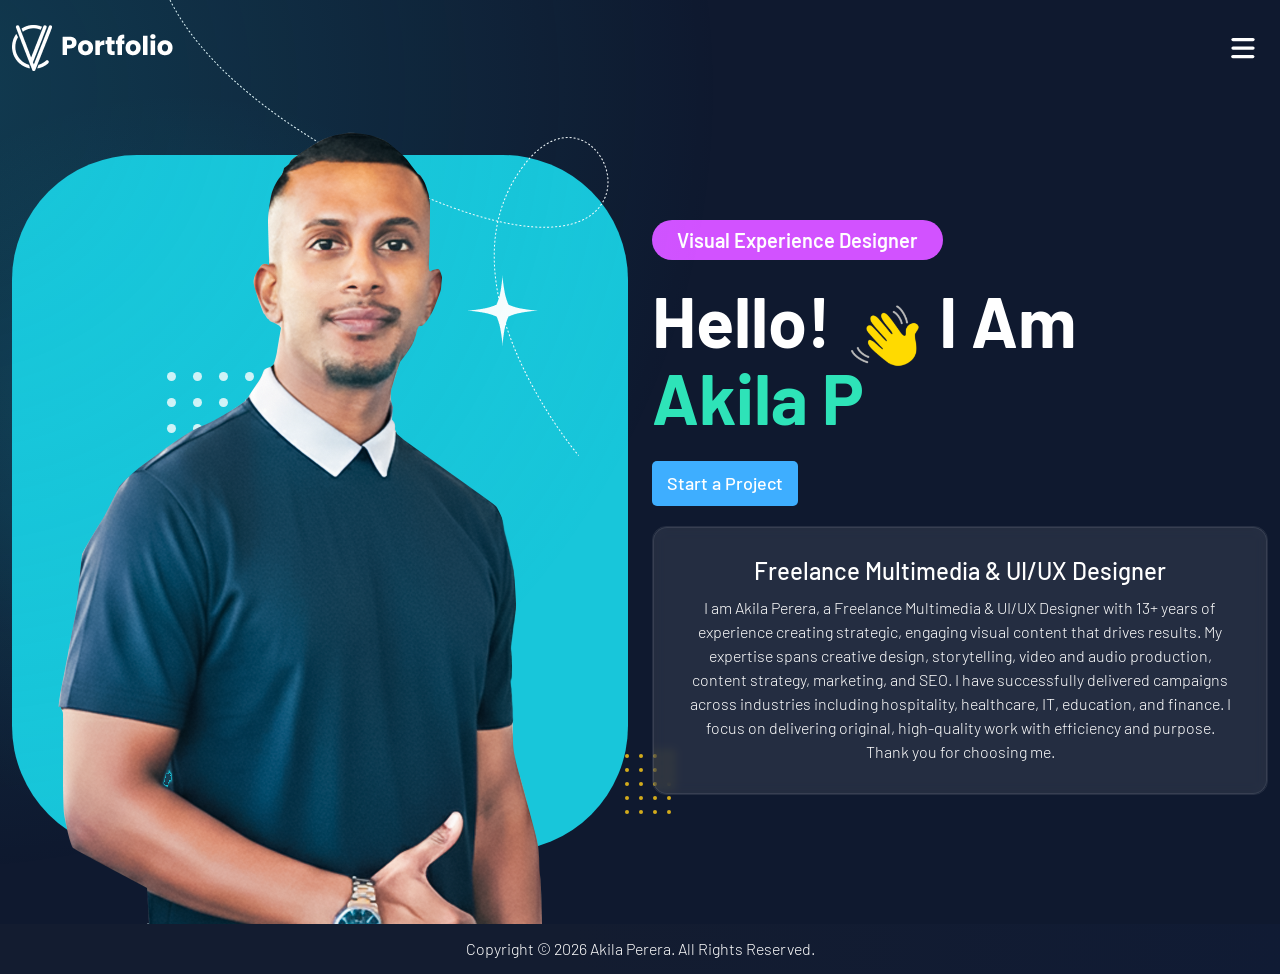
<file: Akila_Porfolio Website Revamp/index.html>
<!DOCTYPE html>
<html lang="en">
  <head>
    <meta charset="utf-8" />
    <meta name="viewport" content="width=device-width, initial-scale=1, shrink-to-fit=no" />

    <!-- ===== SEO: Primary Meta Tags ===== -->
    <title>Akila Perera | Freelance Multimedia &amp; UI/UX Designer in Sri Lanka</title>
    <meta name="description" content="Akila Perera is a Freelance Multimedia &amp; UI/UX Designer in Sri Lanka with 13+ years of experience in graphic design, video editing, branding, content creation, and digital marketing." />
    <meta name="keywords" content="Akila Perera, Multimedia Designer, UI UX Designer, Freelance Designer Sri Lanka, Graphic Designer Colombo, Video Editing, Content Creator, Branding Design, Digital Marketing, Pixel Bunch" />
    <meta name="author" content="Akila Perera" />
    <meta name="robots" content="index, follow" />
    <link rel="canonical" href="https://www.pixelbunch.lk/index.html" />

    <!-- ===== SEO: Open Graph / Facebook ===== -->
    <meta property="og:type" content="website" />
    <meta property="og:url" content="https://www.pixelbunch.lk/" />
    <meta property="og:title" content="Akila Perera | Freelance Multimedia &amp; UI/UX Designer in Sri Lanka" />
    <meta property="og:description" content="Akila Perera is a Freelance Multimedia &amp; UI/UX Designer in Sri Lanka with 13+ years of experience in graphic design, video editing, branding, and digital marketing." />
    <meta property="og:image" content="https://www.pixelbunch.lk/assets/images/Akila-Home-page-image.png" />
    <meta property="og:locale" content="en_LK" />
    <meta property="og:site_name" content="Akila Perera – Pixel Bunch" />

    <!-- ===== SEO: Twitter Card ===== -->
    <meta name="twitter:card" content="summary_large_image" />
    <meta name="twitter:title" content="Akila Perera | Freelance Multimedia &amp; UI/UX Designer in Sri Lanka" />
    <meta name="twitter:description" content="Freelance Multimedia &amp; UI/UX Designer with 13+ years of experience. Based in Maharagama, Sri Lanka." />
    <meta name="twitter:image" content="https://www.pixelbunch.lk/assets/images/Akila-Home-page-image.png" />

    <!-- ===== SEO: Structured Data ===== -->
    <script type="application/ld+json">
    {
      "@context": "https://schema.org",
      "@graph": [
        {
          "@type": "Person",
          "@id": "https://www.pixelbunch.lk/#person",
          "name": "Akila Perera",
          "jobTitle": "Freelance Multimedia & UI/UX Designer",
          "url": "https://www.pixelbunch.lk/",
          "image": "https://www.pixelbunch.lk/assets/images/Akila-Home-page-image.png",
          "sameAs": [
            "https://www.behance.net/akilaperera3",
            "https://www.linkedin.com/in/akilaperera93",
            "https://www.pinterest.com/akiladevin93",
            "https://www.instagram.com/akiladevin93"
          ],
          "address": {
            "@type": "PostalAddress",
            "streetAddress": "272, Old Kottawa Rd, Nawinna",
            "addressLocality": "Maharagama",
            "postalCode": "10280",
            "addressCountry": "LK"
          },
          "telephone": "+94770721938",
          "email": "akiladevin93@gmail.com",
          "knowsAbout": ["Graphic Design", "UI/UX Design", "Video Editing", "Content Creation", "Branding", "Digital Marketing"]
        },
        {
          "@type": "WebSite",
          "@id": "https://www.pixelbunch.lk/#website",
          "url": "https://www.pixelbunch.lk/",
          "name": "Akila Perera – Pixel Bunch",
          "description": "Portfolio of Akila Perera – Freelance Multimedia & UI/UX Designer in Sri Lanka",
          "publisher": { "@id": "https://www.pixelbunch.lk/#person" }
        }
      ]
    }
    </script>

    <link rel="stylesheet" href="assets/css/bootstrap.min.css" />
    <link rel="stylesheet" href="assets/css/swiper-bundle.css" />
    <link rel="shortcut icon" type="image/ico" href="assets/images/favicon.png" />
    <link rel="stylesheet" href="assets/css/style.css" />
    <link rel="stylesheet" href="assets/css/responsive.css" />
  </head>
  <body>
    <div class="cv_main_wrapper">

      <!-- Loader -->
      <div class="loader">
        <div class="spinner">
          <img src="assets/images/loader.gif" alt="Loading Akila Perera Portfolio" class="img-fluid">
        </div>
      </div>

      <!-- Back To Top -->
      <div class="cv_top_icon">
        <img src="assets/images/pink circle.png" class="cv_pink_ring" alt="" aria-hidden="true">
        <a id="button" aria-label="Back to top">
          <img src="assets/images/gototop.svg" class="img-fluid" alt="Go to top">
        </a>
      </div>


      <!-- ===== HEADER ===== -->
      <header class="cv_header_wrapper" role="banner">
        <div class="cv_container container-fluid">
          <div class="row">
            <div class="col-12">
              <nav class="cv_navbar" aria-label="Main navigation">
                <div class="cv_logo">
                  <a href="index.html" aria-label="Akila Perera – Home">
                    <img src="assets/images/logo.png" class="img-fluid" alt="Akila Perera Logo">
                  </a>
                </div>
                <a href="javascript:void(0);" class="cv_toggle_btn" aria-label="Toggle navigation menu" aria-expanded="false">
                  <svg class="ham hamRotate ham7" viewBox="0 0 100 100" aria-hidden="true">
                    <path class="line top" d="m 70,33 h -40 c 0,0 -6,1.368796 -6,8.5 0,7.131204 6,8.5013 6,8.5013 l 20,-0.0013"></path>
                    <path class="line middle" d="m 70,50 h -40"></path>
                    <path class="line bottom" d="m 69.575405,67.073826 h -40 c -5.592752,0 -6.873604,-9.348582 1.371031,-9.348582 8.244634,0 19.053564,21.797129 19.053564,12.274756 l 0,-40"></path>
                  </svg>
                </a>
              </nav>
            </div>
          </div>
        </div>
      </header>

      <!-- ===== SITE NAVIGATION ===== -->
      <nav class="cv_header_menu" aria-label="Site menu">
        <div class="container-fluid">
          <div class="row">
            <div class="col-12">
              <div class="cv_menus_wrapper">
                <ul class="cv_menus" role="menubar">
                  <li role="none"><a class="active" href="index.html" role="menuitem" aria-current="page">Home</a></li>
                  <li role="none"><a href="about.html" role="menuitem">About</a></li>
                  <li role="none"><a href="portfolio.html" role="menuitem">Portfolio</a></li>
                  <li role="none"><a href="services.html" role="menuitem">Services</a></li>
                  <li role="none"><a href="contact.html" role="menuitem">Contact</a></li>
                </ul>
                <div class="cv_header_social">
                  <h4>Follow Me</h4>
                  <ul aria-label="Social media links">
                    <li><a href="https://www.behance.net/akilaperera3" target="_blank" rel="noopener noreferrer" aria-label="Behance profile"><img src="assets/images/behance Icon.png" alt="Behance"></a></li>
                    <li><a href="https://www.linkedin.com/in/akilaperera93" target="_blank" rel="noopener noreferrer" aria-label="LinkedIn profile"><img src="assets/images/LinkedIn-Icon.png" alt="LinkedIn"></a></li>
                    <li><a href="https://www.pinterest.com/akiladevin93" target="_blank" rel="noopener noreferrer" aria-label="Pinterest profile"><img src="assets/images/pi.svg" alt="Pinterest"></a></li>
                    <li><a href="https://www.instagram.com/akiladevin93" target="_blank" rel="noopener noreferrer" aria-label="Instagram profile"><img src="assets/images/Instagram-Icon.png" alt="Instagram"></a></li>
                  </ul>
                </div>
              </div>
            </div>
          </div>
        </div>
      </nav>

      <!-- ===== MAIN CONTENT ===== -->
      <main id="main-content">
        <!-- ===== HERO BANNER — exact original div structure preserved ===== -->
        <!--
          IMPORTANT: Must stay as <div class="cv_banner_wrapper">, NOT <section> or <main>.
          The CSS layout (positioning of bnr-boy image, bnr-line, col sizing) is bound
          to this exact class on a div. Wrapping in <section> or <main> breaks the layout.
          SEO context is provided via aria-label and the structured data in <head>.
        -->
        <div class="cv_banner_wrapper">

          <!-- ===== Floating Social Sidebar ===== -->
          <div class="cv_bnr_social" aria-label="Social media links">
            <span class="cv_bnr_social_line"></span>
            <ul>
              <li><a href="https://www.behance.net/akilaperera3" target="_blank" rel="noopener noreferrer" aria-label="Behance"><img src="assets/images/behance Icon.png" alt="Behance"></a></li>
              <li><a href="https://www.linkedin.com/in/akilaperera93" target="_blank" rel="noopener noreferrer" aria-label="LinkedIn"><img src="assets/images/LinkedIn-Icon.png" alt="LinkedIn"></a></li>
              <li><a href="https://www.pinterest.com/akiladevin93" target="_blank" rel="noopener noreferrer" aria-label="Pinterest"><img src="assets/images/pi.svg" alt="Pinterest"></a></li>
              <li><a href="https://www.instagram.com/akiladevin93" target="_blank" rel="noopener noreferrer" aria-label="Instagram"><img src="assets/images/Instagram-Icon.png" alt="Instagram"></a></li>
            </ul>
            <span class="cv_bnr_social_line"></span>
          </div>

          <!-- ===== Floating Decorative Elements ===== -->
          <span class="bnr-float-star bnr-fs-2" aria-hidden="true">✦</span>
          <span class="bnr-float-star bnr-fs-3" aria-hidden="true">✧</span>
          <span class="bnr-float-star bnr-fs-4" aria-hidden="true">✦</span>
          <span class="bnr-float-star bnr-fs-5" aria-hidden="true">✧</span>
          <div class="cv_container container-fluid">
            <div class="row">

              <!-- Hero image column -->
              <div class="col-xl-6">
                <div class="cv_banner_img">
                  <img src="assets/images/Akila-Home-page-image.png" class="img-fluid bnr-boy"
                       alt="Akila Perera – Freelance Multimedia &amp; UI/UX Designer, Sri Lanka">
                  <img src="assets/images/bnr-line.png" class="bnr-line" alt="" aria-hidden="true">
                  <img src="assets/images/bnr-star.png" class="bnr-star" alt="" aria-hidden="true">
                  <img src="assets/images/bnr-sqr.png" class="bnr-sqr"  alt="" aria-hidden="true">
                  <!-- dot grid — inside cv_banner_img so bottom/right are relative to the image box -->
                </div>
              </div>

              <!-- Hero text column -->
              <div class="col-xl-6 cv_banner_right_col">
                <!-- Yellow circle above content — desktop only -->
                <span class="bnr-yellow-circle" aria-hidden="true"></span>
                <div class="cv_banner_text">
                  <div class="cv_banner_title_wrap">
                    <h5>Visual Experience Designer</h5>
                  </div>

                  <!-- h1 "Hello! I Am" — original tag, original structure -->
                  <h1>Hello! <span class="bnr-hand-wrap"><img src="assets/images/yellow circle.png" class="bnr-yellow-ring" alt="" aria-hidden="true"><img src="assets/images/hand.svg" class="img-fluid" alt="Waving hand"></span> I Am</h1>

                  <!--
                    h1.cv_profile_name — MUST be h1 (CSS colour + size) and MUST be empty.
                    ityped.js (custom.js) targets this element and types the animated text
                    into it. Any pre-filled content causes the cut-off "Multimedia Desig" bug.
                  -->
                  <h1 class="cv_profile_name"></h1>

                  <a href="https://wa.me/94770721938" class="cv_btn" target="_blank" rel="noopener noreferrer"
                     aria-label="Start a project with Akila Perera via WhatsApp">Start a Project</a>
                </div>

                <!-- Info box — h4 original tag -->
                <div class="cv_banner_box">
                  <h4>Freelance Multimedia &amp; UI/UX Designer</h4>
                  <p>I am Akila Perera, a Freelance Multimedia &amp; UI/UX Designer with 13+ years of experience
                     creating strategic, engaging visual content that drives results. My expertise spans creative
                     design, storytelling, video and audio production, content strategy, marketing, and SEO.
                     I have successfully delivered campaigns across industries including hospitality, healthcare,
                     IT, education, and finance. I focus on delivering original, high-quality work with
                     efficiency and purpose. Thank you for choosing me.</p>
                  <span class="bnr-yellow-dots" aria-hidden="true"></span>
                </div>
              </div>

            </div>
          </div>

        </div>
        <!-- Hero Banner End -->
      </main>

      <!-- ===== FOOTER ===== -->
      <footer class="cv_footer_wrapper" role="contentinfo">
        <div class="container">
          <div class="row">
            <div class="col-12">
              <div class="cv_footer_text">
                <p>Copyright &copy; <span id="copyYear"></span> Akila Perera. All Rights Reserved.</p>
              </div>
            </div>
          </div>
        </div>
      </footer>

    </div><!-- /cv_main_wrapper -->

    <!-- Upper-Left Page Nav (mobile) -->
    <div class="cv_mobile_page_nav" aria-label="Quick page navigation">
      <a href="index.html" class="active" title="Home"><svg viewBox="0 0 24 24"><path d="M3 9l9-7 9 7v11a2 2 0 0 1-2 2H5a2 2 0 0 1-2-2z"/><polyline points="9 22 9 12 15 12 15 22"/></svg></a>
      <a href="about.html" title="About"><svg viewBox="0 0 24 24"><path d="M20 21v-2a4 4 0 0 0-4-4H8a4 4 0 0 0-4 4v2"/><circle cx="12" cy="7" r="4"/></svg></a>
      <a href="portfolio.html" title="Portfolio"><svg viewBox="0 0 24 24"><rect x="3" y="3" width="7" height="7"/><rect x="14" y="3" width="7" height="7"/><rect x="14" y="14" width="7" height="7"/><rect x="3" y="14" width="7" height="7"/></svg></a>
      <a href="services.html" title="Services"><svg viewBox="0 0 24 24"><polygon points="12 2 15.09 8.26 22 9.27 17 14.14 18.18 21.02 12 17.77 5.82 21.02 7 14.14 2 9.27 8.91 8.26 12 2"/></svg></a>
      <a href="contact.html" title="Contact"><svg viewBox="0 0 24 24"><path d="M4 4h16c1.1 0 2 .9 2 2v12c0 1.1-.9 2-2 2H4c-1.1 0-2-.9-2-2V6c0-1.1.9-2 2-2z"/><polyline points="22,6 12,13 2,6"/></svg></a>
    </div>


    <script src="assets/js/jquery.min.js"></script>
    <script src="assets/js/bootstrap.min.js"></script>
    <script src="assets/js/swiper-bundle.min.js"></script>
    <script src="assets/js/SmoothScroll.min.js"></script>
    <script src="assets/js/isotope.pkgd.min.js"></script>
    <script src="assets/js/jquery.appear.js"></script>
    <script src="assets/js/jquery.countTo.js"></script>
    <script src="assets/js/ityped.min.js"></script>
    <script src="assets/js/custom.js"></script>
    
    <!-- Copyright year dynamic update -->
    <script>
      document.addEventListener('DOMContentLoaded', function() {
        const yearSpan = document.getElementById('copyYear');
        if (yearSpan) yearSpan.textContent = new Date().getFullYear();
      });
      
      // Loader hide after page load
      $(window).on('load', function() {
        setTimeout(function() { 
          $('.loader').fadeOut(); 
          $('.spinner').fadeOut('slow'); 
        }, 500);
      });
      setTimeout(function() { 
        $('.loader').hide(); 
      }, 3000);
    </script>
  </body>
</html>
</file>
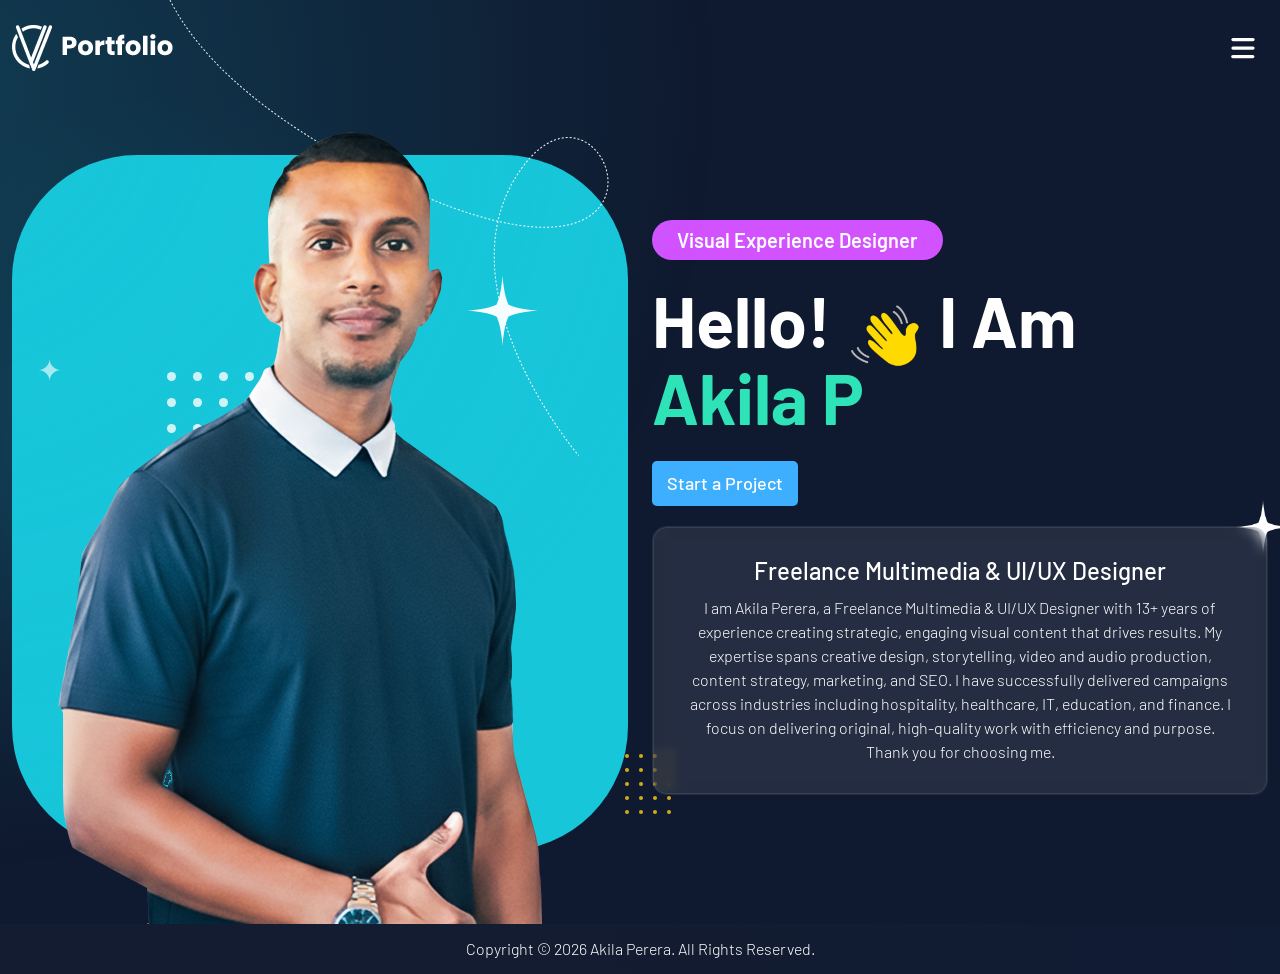
<file: Akila_Porfolio Website Revamp/Index.html>
<!DOCTYPE html>
<html lang="en">
  <head>
    <meta charset="utf-8" />
    <meta name="viewport" content="width=device-width, initial-scale=1, shrink-to-fit=no" />

    <!-- ===== SEO: Primary Meta Tags ===== -->
    <title>Akila Perera | Freelance Multimedia &amp; UI/UX Designer in Sri Lanka</title>
    <meta name="description" content="Akila Perera is a Freelance Multimedia &amp; UI/UX Designer in Sri Lanka with 13+ years of experience in graphic design, video editing, branding, content creation, and digital marketing." />
    <meta name="keywords" content="Akila Perera, Multimedia Designer, UI UX Designer, Freelance Designer Sri Lanka, Graphic Designer Colombo, Video Editing, Content Creator, Branding Design, Digital Marketing, Pixel Bunch" />
    <meta name="author" content="Akila Perera" />
    <meta name="robots" content="index, follow" />
    <link rel="canonical" href="https://www.pixelbunch.lk/index.html" />

    <!-- ===== SEO: Open Graph / Facebook ===== -->
    <meta property="og:type" content="website" />
    <meta property="og:url" content="https://www.pixelbunch.lk/" />
    <meta property="og:title" content="Akila Perera | Freelance Multimedia &amp; UI/UX Designer in Sri Lanka" />
    <meta property="og:description" content="Akila Perera is a Freelance Multimedia &amp; UI/UX Designer in Sri Lanka with 13+ years of experience in graphic design, video editing, branding, and digital marketing." />
    <meta property="og:image" content="https://www.pixelbunch.lk/assets/images/Akila-Home-page-image.png" />
    <meta property="og:locale" content="en_LK" />
    <meta property="og:site_name" content="Akila Perera – Pixel Bunch" />

    <!-- ===== SEO: Twitter Card ===== -->
    <meta name="twitter:card" content="summary_large_image" />
    <meta name="twitter:title" content="Akila Perera | Freelance Multimedia &amp; UI/UX Designer in Sri Lanka" />
    <meta name="twitter:description" content="Freelance Multimedia &amp; UI/UX Designer with 13+ years of experience. Based in Maharagama, Sri Lanka." />
    <meta name="twitter:image" content="https://www.pixelbunch.lk/assets/images/Akila-Home-page-image.png" />

    <!-- ===== SEO: Structured Data ===== -->
    <script type="application/ld+json">
    {
      "@context": "https://schema.org",
      "@graph": [
        {
          "@type": "Person",
          "@id": "https://www.pixelbunch.lk/#person",
          "name": "Akila Perera",
          "jobTitle": "Freelance Multimedia & UI/UX Designer",
          "url": "https://www.pixelbunch.lk/",
          "image": "https://www.pixelbunch.lk/assets/images/Akila-Home-page-image.png",
          "sameAs": [
            "https://www.behance.net/akilaperera3",
            "https://www.linkedin.com/in/akilaperera93",
            "https://www.pinterest.com/akiladevin93",
            "https://www.instagram.com/akiladevin93"
          ],
          "address": {
            "@type": "PostalAddress",
            "streetAddress": "272, Old Kottawa Rd, Nawinna",
            "addressLocality": "Maharagama",
            "postalCode": "10280",
            "addressCountry": "LK"
          },
          "telephone": "+94770721938",
          "email": "akiladevin93@gmail.com",
          "knowsAbout": ["Graphic Design", "UI/UX Design", "Video Editing", "Content Creation", "Branding", "Digital Marketing"]
        },
        {
          "@type": "WebSite",
          "@id": "https://www.pixelbunch.lk/#website",
          "url": "https://www.pixelbunch.lk/",
          "name": "Akila Perera – Pixel Bunch",
          "description": "Portfolio of Akila Perera – Freelance Multimedia & UI/UX Designer in Sri Lanka",
          "publisher": { "@id": "https://www.pixelbunch.lk/#person" }
        }
      ]
    }
    </script>

    <link rel="stylesheet" href="assets/css/bootstrap.min.css" />
    <link rel="stylesheet" href="assets/css/swiper-bundle.css" />
    <link rel="shortcut icon" type="image/ico" href="assets/images/favicon.png" />
    <link rel="stylesheet" href="assets/css/style.css" />
    <link rel="stylesheet" href="assets/css/responsive.css" />
  </head>
  <body>
    <div class="cv_main_wrapper">

      <!-- Loader -->
      <div class="loader">
        <div class="spinner">
          <img src="assets/images/loader.gif" alt="Loading Akila Perera Portfolio" class="img-fluid">
        </div>
      </div>

      <!-- Back To Top -->
      <div class="cv_top_icon">
        <img src="assets/images/pink circle.png" class="cv_pink_ring" alt="" aria-hidden="true">
        <a id="button" aria-label="Back to top">
          <img src="assets/images/gototop.svg" class="img-fluid" alt="Go to top">
        </a>
      </div>


      <!-- ===== HEADER ===== -->
      <header class="cv_header_wrapper" role="banner">
        <div class="cv_container container-fluid">
          <div class="row">
            <div class="col-12">
              <nav class="cv_navbar" aria-label="Main navigation">
                <div class="cv_logo">
                  <a href="index.html" aria-label="Akila Perera – Home">
                    <img src="assets/images/logo.png" class="img-fluid" alt="Akila Perera Logo">
                  </a>
                </div>
                <a href="javascript:void(0);" class="cv_toggle_btn" aria-label="Toggle navigation menu" aria-expanded="false">
                  <svg class="ham hamRotate ham7" viewBox="0 0 100 100" aria-hidden="true">
                    <path class="line top" d="m 70,33 h -40 c 0,0 -6,1.368796 -6,8.5 0,7.131204 6,8.5013 6,8.5013 l 20,-0.0013"></path>
                    <path class="line middle" d="m 70,50 h -40"></path>
                    <path class="line bottom" d="m 69.575405,67.073826 h -40 c -5.592752,0 -6.873604,-9.348582 1.371031,-9.348582 8.244634,0 19.053564,21.797129 19.053564,12.274756 l 0,-40"></path>
                  </svg>
                </a>
              </nav>
            </div>
          </div>
        </div>
      </header>

      <!-- ===== SITE NAVIGATION ===== -->
      <nav class="cv_header_menu" aria-label="Site menu">
        <div class="container-fluid">
          <div class="row">
            <div class="col-12">
              <div class="cv_menus_wrapper">
                <ul class="cv_menus" role="menubar">
                  <li role="none"><a class="active" href="index.html" role="menuitem" aria-current="page">Home</a></li>
                  <li role="none"><a href="about.html" role="menuitem">About</a></li>
                  <li role="none"><a href="portfolio.html" role="menuitem">Portfolio</a></li>
                  <li role="none"><a href="services.html" role="menuitem">Services</a></li>
                  <li role="none"><a href="contact.html" role="menuitem">Contact</a></li>
                </ul>
                <div class="cv_header_social">
                  <h4>Follow Me</h4>
                  <ul aria-label="Social media links">
                    <li><a href="https://www.behance.net/akilaperera3" target="_blank" rel="noopener noreferrer" aria-label="Behance profile"><img src="assets/images/behance Icon.png" alt="Behance"></a></li>
                    <li><a href="https://www.linkedin.com/in/akilaperera93" target="_blank" rel="noopener noreferrer" aria-label="LinkedIn profile"><img src="assets/images/LinkedIn-Icon.png" alt="LinkedIn"></a></li>
                    <li><a href="https://www.pinterest.com/akiladevin93" target="_blank" rel="noopener noreferrer" aria-label="Pinterest profile"><img src="assets/images/pi.svg" alt="Pinterest"></a></li>
                    <li><a href="https://www.instagram.com/akiladevin93" target="_blank" rel="noopener noreferrer" aria-label="Instagram profile"><img src="assets/images/Instagram-Icon.png" alt="Instagram"></a></li>
                  </ul>
                </div>
              </div>
            </div>
          </div>
        </div>
      </nav>

      <!-- ===== MAIN CONTENT ===== -->
      <main id="main-content">
        <!-- ===== HERO BANNER — exact original div structure preserved ===== -->
        <!--
          IMPORTANT: Must stay as <div class="cv_banner_wrapper">, NOT <section> or <main>.
          The CSS layout (positioning of bnr-boy image, bnr-line, col sizing) is bound
          to this exact class on a div. Wrapping in <section> or <main> breaks the layout.
          SEO context is provided via aria-label and the structured data in <head>.
        -->
        <div class="cv_banner_wrapper">

          <!-- ===== Floating Social Sidebar ===== -->
          <div class="cv_bnr_social" aria-label="Social media links">
            <span class="cv_bnr_social_line"></span>
            <ul>
              <li><a href="https://www.behance.net/akilaperera3" target="_blank" rel="noopener noreferrer" aria-label="Behance"><img src="assets/images/behance Icon.png" alt="Behance"></a></li>
              <li><a href="https://www.linkedin.com/in/akilaperera93" target="_blank" rel="noopener noreferrer" aria-label="LinkedIn"><img src="assets/images/LinkedIn-Icon.png" alt="LinkedIn"></a></li>
              <li><a href="https://www.pinterest.com/akiladevin93" target="_blank" rel="noopener noreferrer" aria-label="Pinterest"><img src="assets/images/pi.svg" alt="Pinterest"></a></li>
              <li><a href="https://www.instagram.com/akiladevin93" target="_blank" rel="noopener noreferrer" aria-label="Instagram"><img src="assets/images/Instagram-Icon.png" alt="Instagram"></a></li>
            </ul>
            <span class="cv_bnr_social_line"></span>
          </div>

          <!-- ===== Floating Decorative Elements ===== -->
          <span class="bnr-float-star bnr-fs-2" aria-hidden="true">✦</span>
          <span class="bnr-float-star bnr-fs-3" aria-hidden="true">✧</span>
          <span class="bnr-float-star bnr-fs-4" aria-hidden="true">✦</span>
          <span class="bnr-float-star bnr-fs-5" aria-hidden="true">✧</span>
          <div class="cv_container container-fluid">
            <div class="row">

              <!-- Hero image column -->
              <div class="col-xl-6">
                <div class="cv_banner_img">
                  <img src="assets/images/Akila-Home-page-image.png" class="img-fluid bnr-boy"
                       alt="Akila Perera – Freelance Multimedia &amp; UI/UX Designer, Sri Lanka">
                  <img src="assets/images/bnr-line.png" class="bnr-line" alt="" aria-hidden="true">
                  <img src="assets/images/bnr-star.png" class="bnr-star" alt="" aria-hidden="true">
                  <img src="assets/images/bnr-sqr.png" class="bnr-sqr"  alt="" aria-hidden="true">
                  <!-- dot grid — inside cv_banner_img so bottom/right are relative to the image box -->
                  <span class="bnr-float-star bnr-fs-1" aria-hidden="true">✦</span>
                </div>
              </div>

              <!-- Hero text column -->
              <div class="col-xl-6 cv_banner_right_col">
                <!-- Yellow circle above content — desktop only -->
                <span class="bnr-yellow-circle" aria-hidden="true"></span>
                <div class="cv_banner_text">
                  <!-- h5 = original tag — CSS styles this as the pink/purple pill badge -->
                  <h5>Visual Experience Designer</h5>

                  <!-- h1 "Hello! I Am" — original tag, original structure -->
                  <h1>Hello! <span class="bnr-hand-wrap"><img src="assets/images/yellow circle.png" class="bnr-yellow-ring" alt="" aria-hidden="true"><img src="assets/images/hand.svg" class="img-fluid" alt="Waving hand"></span> I Am</h1>

                  <!--
                    h1.cv_profile_name — MUST be h1 (CSS colour + size) and MUST be empty.
                    ityped.js (custom.js) targets this element and types the animated text
                    into it. Any pre-filled content causes the cut-off "Multimedia Desig" bug.
                  -->
                  <h1 class="cv_profile_name"></h1>

                  <a href="https://wa.me/94770721938" class="cv_btn" target="_blank" rel="noopener noreferrer"
                     aria-label="Start a project with Akila Perera via WhatsApp">Start a Project</a>
                </div>

                <!-- Info box — h4 original tag -->
                <div class="cv_banner_box">
                  <img src="assets/images/bnr-star.png" class="cv_banner_box_star" alt="" aria-hidden="true">
                  <h4>Freelance Multimedia &amp; UI/UX Designer</h4>
                  <p>I am Akila Perera, a Freelance Multimedia &amp; UI/UX Designer with 13+ years of experience
                     creating strategic, engaging visual content that drives results. My expertise spans creative
                     design, storytelling, video and audio production, content strategy, marketing, and SEO.
                     I have successfully delivered campaigns across industries including hospitality, healthcare,
                     IT, education, and finance. I focus on delivering original, high-quality work with
                     efficiency and purpose. Thank you for choosing me.</p>
                  <span class="bnr-yellow-dots" aria-hidden="true"></span>
                </div>
              </div>

            </div>
          </div>

        </div>
        <!-- Hero Banner End -->
      </main>

      <!-- ===== FOOTER ===== -->
      <footer class="cv_footer_wrapper" role="contentinfo">
        <div class="container">
          <div class="row">
            <div class="col-12">
              <div class="cv_footer_text">
                <p>Copyright &copy; <span id="copyYear"></span> Akila Perera. All Rights Reserved.</p>
              </div>
            </div>
          </div>
        </div>
      </footer>

    </div><!-- /cv_main_wrapper -->

    <!-- Upper-Left Page Nav (mobile) -->
    <div class="cv_mobile_page_nav" aria-label="Quick page navigation">
      <a href="index.html" class="active" title="Home"><svg viewBox="0 0 24 24"><path d="M3 9l9-7 9 7v11a2 2 0 0 1-2 2H5a2 2 0 0 1-2-2z"/><polyline points="9 22 9 12 15 12 15 22"/></svg></a>
      <a href="about.html" title="About"><svg viewBox="0 0 24 24"><path d="M20 21v-2a4 4 0 0 0-4-4H8a4 4 0 0 0-4 4v2"/><circle cx="12" cy="7" r="4"/></svg></a>
      <a href="portfolio.html" title="Portfolio"><svg viewBox="0 0 24 24"><rect x="3" y="3" width="7" height="7"/><rect x="14" y="3" width="7" height="7"/><rect x="14" y="14" width="7" height="7"/><rect x="3" y="14" width="7" height="7"/></svg></a>
      <a href="Services.html" title="Services"><svg viewBox="0 0 24 24"><polygon points="12 2 15.09 8.26 22 9.27 17 14.14 18.18 21.02 12 17.77 5.82 21.02 7 14.14 2 9.27 8.91 8.26 12 2"/></svg></a>
      <a href="contact.html" title="Contact"><svg viewBox="0 0 24 24"><path d="M4 4h16c1.1 0 2 .9 2 2v12c0 1.1-.9 2-2 2H4c-1.1 0-2-.9-2-2V6c0-1.1.9-2 2-2z"/><polyline points="22,6 12,13 2,6"/></svg></a>
    </div>


    <script src="assets/js/jquery.min.js"></script>
    <script src="assets/js/bootstrap.min.js"></script>
    <script src="assets/js/swiper-bundle.min.js"></script>
    <script src="assets/js/SmoothScroll.min.js"></script>
    <script src="assets/js/isotope.pkgd.min.js"></script>
    <script src="assets/js/jquery.appear.js"></script>
    <script src="assets/js/jquery.countTo.js"></script>
    <script src="assets/js/ityped.min.js"></script>
    <script src="assets/js/custom.js"></script>
    
    <!-- Copyright year dynamic update -->
    <script>
      document.addEventListener('DOMContentLoaded', function() {
        const yearSpan = document.getElementById('copyYear');
        if (yearSpan) yearSpan.textContent = new Date().getFullYear();
      });
      
      // Loader hide after page load
      $(window).on('load', function() {
        setTimeout(function() { 
          $('.loader').fadeOut(); 
          $('.spinner').fadeOut('slow'); 
        }, 500);
      });
      setTimeout(function() { 
        $('.loader').hide(); 
      }, 3000);
    </script>
  </body>
</html>
</file>
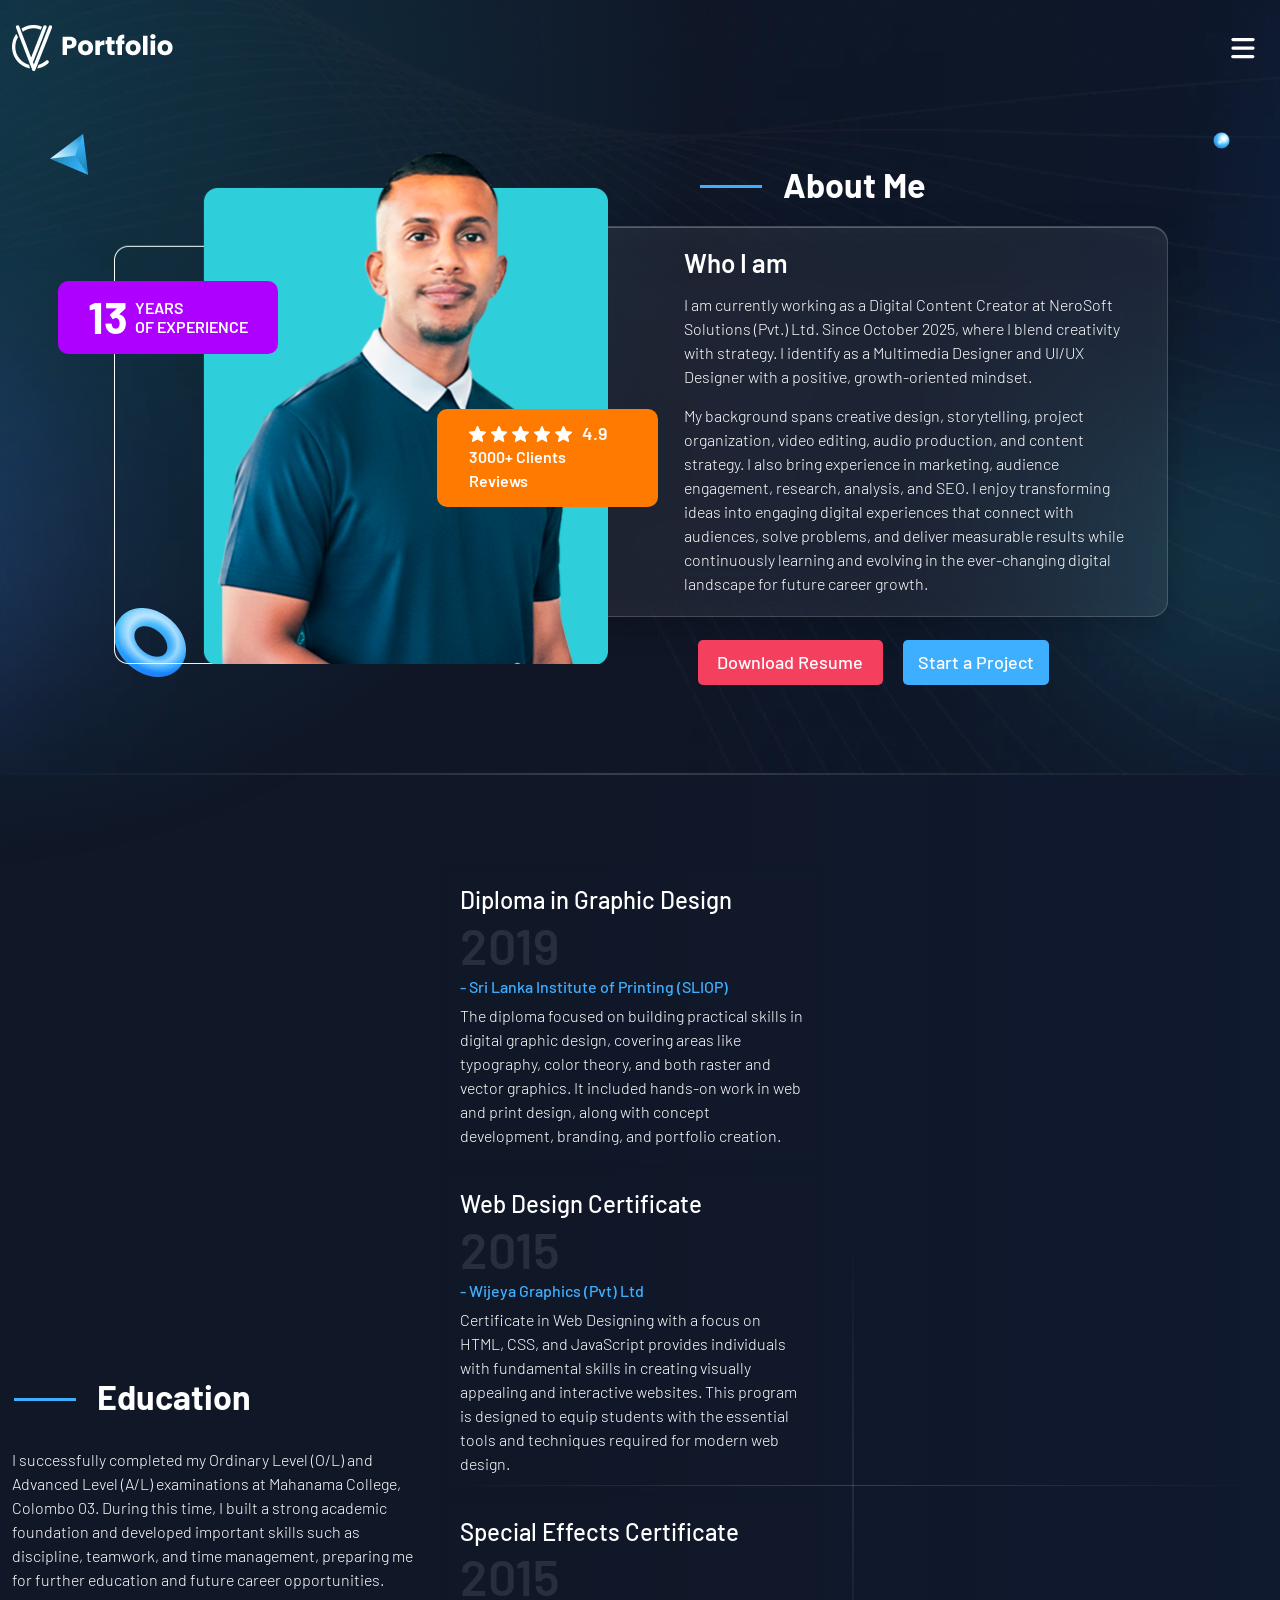
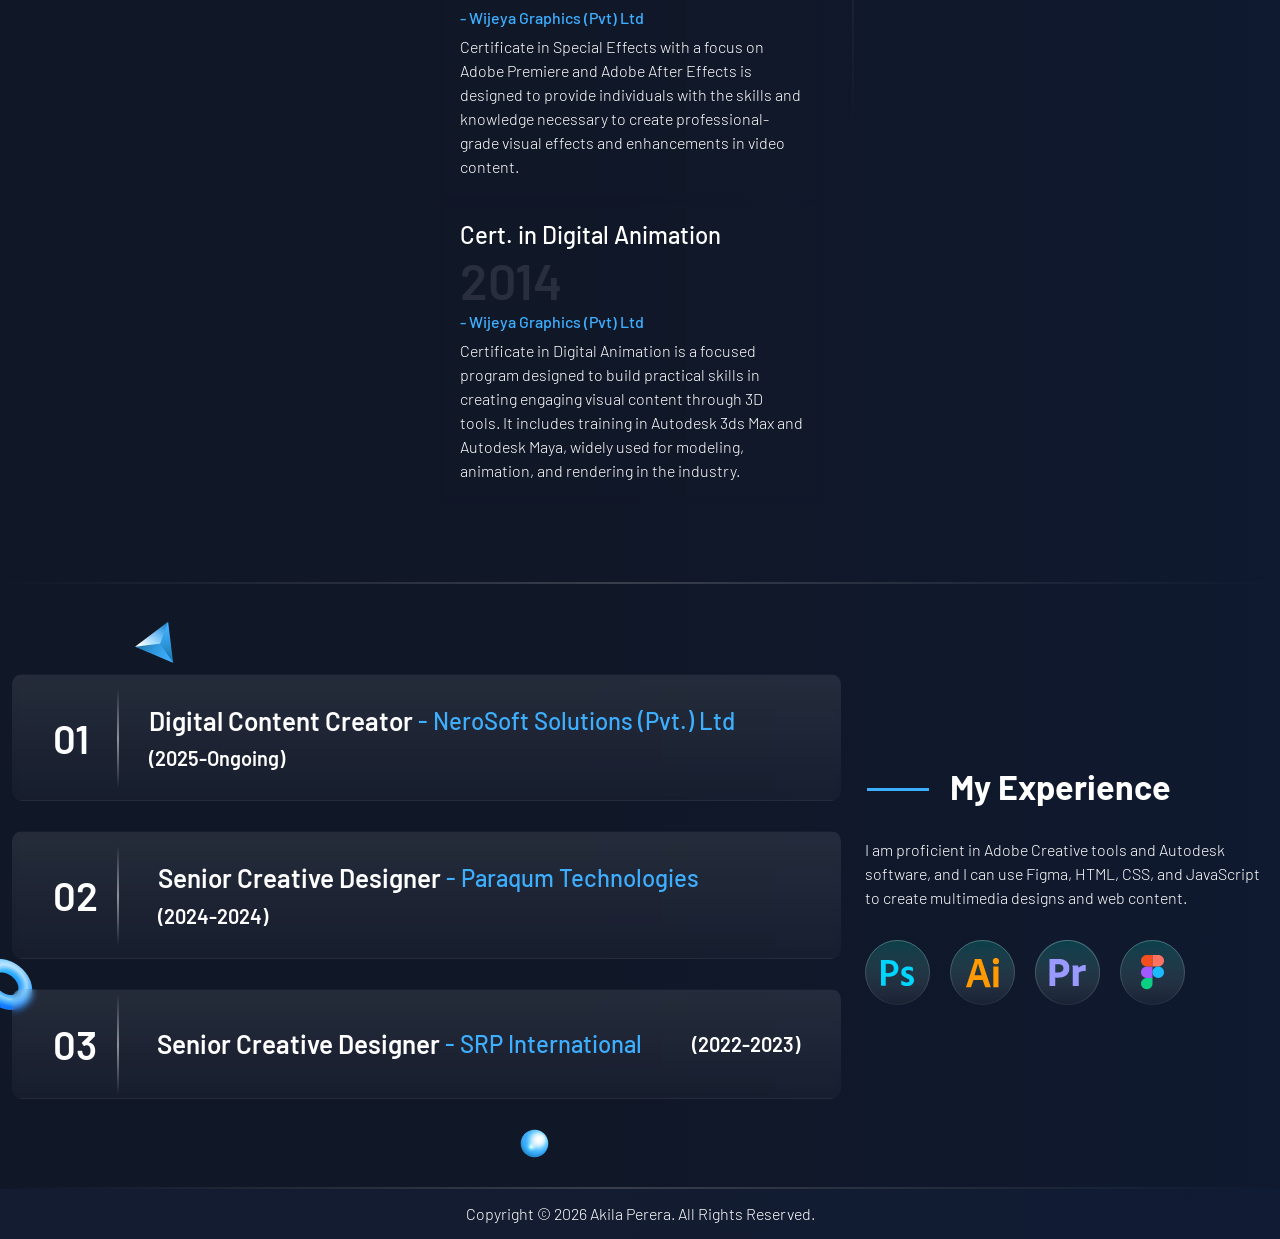
<file: Akila_Porfolio Website Revamp/about.html>
<!DOCTYPE html>
<html lang="en">
  <head>
    <meta charset="utf-8" />
    <meta name="viewport" content="width=device-width, initial-scale=1, shrink-to-fit=no" />

    <!-- ===== SEO: Primary Meta Tags ===== -->
    <title>About Akila Perera | Multimedia &amp; UI/UX Designer – 13 Years Experience</title>
    <meta name="description" content="Learn about Akila Perera – a Multimedia &amp; UI/UX Designer from Sri Lanka with 13 years of experience in graphic design, video editing, branding, and digital content creation." />
    <meta name="keywords" content="Akila Perera About, Multimedia Designer Sri Lanka, UI UX Designer Colombo, Graphic Design Experience, Digital Content Creator, NeroSoft Solutions, Pixel Bunch" />
    <meta name="author" content="Akila Perera" />
    <meta name="robots" content="index, follow" />
    <link rel="canonical" href="https://www.pixelbunch.lk/about.html" />

    <!-- ===== SEO: Open Graph ===== -->
    <meta property="og:type" content="profile" />
    <meta property="og:url" content="https://www.pixelbunch.lk/about.html" />
    <meta property="og:title" content="About Akila Perera | Multimedia &amp; UI/UX Designer – 13 Years Experience" />
    <meta property="og:description" content="Akila Perera is a Multimedia &amp; UI/UX Designer with 13 years of experience in graphic design, video editing, branding, and digital content creation based in Sri Lanka." />
    <meta property="og:image" content="https://www.pixelbunch.lk/assets/images/About-image-2--Akila---496x524px.png" />
    <meta property="og:locale" content="en_LK" />
    <meta property="og:site_name" content="Akila Perera – Pixel Bunch" />

    <!-- ===== SEO: Twitter Card ===== -->
    <meta name="twitter:card" content="summary_large_image" />
    <meta name="twitter:title" content="About Akila Perera | Multimedia &amp; UI/UX Designer" />
    <meta name="twitter:description" content="13 years of experience in graphic design, UI/UX, video editing, and digital content. Based in Sri Lanka." />
    <meta name="twitter:image" content="https://www.pixelbunch.lk/assets/images/About-image-2--Akila---496x524px.png" />

    <!-- ===== SEO: Structured Data ===== -->
    <script type="application/ld+json">
    {
      "@context": "https://schema.org",
      "@type": "Person",
      "@id": "https://www.pixelbunch.lk/#person",
      "name": "Akila Perera",
      "jobTitle": "Multimedia Designer & UI/UX Designer",
      "description": "Multimedia Designer and UI/UX Designer with 13 years of experience in graphic design, video editing, branding, content strategy, and digital marketing.",
      "url": "https://www.pixelbunch.lk/about.html",
      "image": "https://www.pixelbunch.lk/assets/images/About-image-2--Akila---496x524px.png",
      "worksFor": {
        "@type": "Organization",
        "name": "NeroSoft Solutions (Pvt.) Ltd"
      },
      "alumniOf": [
        {"@type": "EducationalOrganization", "name": "Sri Lanka Institute of Printing (SLIOP)"},
        {"@type": "EducationalOrganization", "name": "Wijeya Graphics (Pvt) Ltd"},
        {"@type": "EducationalOrganization", "name": "Mahanama College, Colombo"}
      ],
      "sameAs": [
        "https://www.behance.net/akilaperera3",
        "https://www.linkedin.com/in/akilaperera93",
        "https://www.pinterest.com/akiladevin93",
        "https://www.instagram.com/akiladevin93"
      ]
    }
    </script>

    <link rel="stylesheet" href="assets/css/bootstrap.min.css" />
    <link rel="stylesheet" href="assets/css/swiper-bundle.css" />
    <link rel="shortcut icon" type="image/ico" href="assets/images/favicon.png" />
    <link rel="stylesheet" href="assets/css/style.css" />
    <link rel="stylesheet" href="assets/css/responsive.css" />
  </head>
  <body>
    <div class="cv_main_wrapper">

      <!-- Loader -->
      <div class="loader">
        <div class="spinner">
          <img src="assets/images/loader.gif" alt="Loading" class="img-fluid">
        </div>
      </div>

      <!-- Back To Top -->
      <div class="cv_top_icon">
        <a id="button" aria-label="Back to top">
          <img src="assets/images/gototop.svg" class="img-fluid" alt="Go to top">
        </a>
      </div>

      <!-- ===== HEADER ===== -->
      <header class="cv_header_wrapper" role="banner">
        <div class="cv_container container-fluid">
          <div class="row">
            <div class="col-12">
              <nav class="cv_navbar" aria-label="Main navigation">
                <div class="cv_logo">
                  <a href="index.html" aria-label="Akila Perera – Home">
                    <img src="assets/images/logo.png" class="img-fluid" alt="Akila Perera Logo">
                  </a>
                </div>
                <a href="javascript:void(0);" class="cv_toggle_btn" aria-label="Toggle navigation menu" aria-expanded="false">
                  <svg class="ham hamRotate ham7" viewBox="0 0 100 100" aria-hidden="true">
                    <path class="line top" d="m 70,33 h -40 c 0,0 -6,1.368796 -6,8.5 0,7.131204 6,8.5013 6,8.5013 l 20,-0.0013"></path>
                    <path class="line middle" d="m 70,50 h -40"></path>
                    <path class="line bottom" d="m 69.575405,67.073826 h -40 c -5.592752,0 -6.873604,-9.348582 1.371031,-9.348582 8.244634,0 19.053564,21.797129 19.053564,12.274756 l 0,-40"></path>
                  </svg>
                </a>
              </nav>
            </div>
          </div>
        </div>
      </header>

      <!-- ===== SITE NAVIGATION ===== -->
      <nav class="cv_header_menu" aria-label="Site menu">
        <div class="container-fluid">
          <div class="row">
            <div class="col-12">
              <div class="cv_menus_wrapper">
                <ul class="cv_menus" role="menubar">
                  <li role="none"><a href="index.html" role="menuitem">Home</a></li>
                  <li role="none"><a class="active" href="about.html" role="menuitem" aria-current="page">About</a></li>
                  <li role="none"><a href="portfolio.html" role="menuitem">Portfolio</a></li>
                  <li role="none"><a href="services.html" role="menuitem">Services</a></li>
                  <li role="none"><a href="contact.html" role="menuitem">Contact</a></li>
                </ul>
                <div class="cv_header_social">
                  <h4>Follow Me</h4>
                  <ul aria-label="Social media links">
                    <li><a href="https://www.behance.net/akilaperera3" target="_blank" rel="noopener noreferrer" aria-label="Behance profile"><img src="assets/images/behance Icon.png" alt="Behance"></a></li>
                    <li><a href="https://www.linkedin.com/in/akilaperera93" target="_blank" rel="noopener noreferrer" aria-label="LinkedIn profile"><img src="assets/images/LinkedIn-Icon.png" alt="LinkedIn"></a></li>
                    <li><a href="https://www.pinterest.com/akiladevin93" target="_blank" rel="noopener noreferrer" aria-label="Pinterest profile"><img src="assets/images/pi.svg" alt="Pinterest"></a></li>
                    <li><a href="https://www.instagram.com/akiladevin93" target="_blank" rel="noopener noreferrer" aria-label="Instagram profile"><img src="assets/images/Instagram-Icon.png" alt="Instagram"></a></li>
                  </ul>
                </div>
              </div>
            </div>
          </div>
        </div>
      </nav>

      <!-- ===== ABOUT SECTION ===== -->
      <!--
        Kept as <div class="cv_about_wrapper"> — exact original wrapper.
        CSS layout for the overlapping image + info panel depends on this div structure.
      -->
      <div class="cv_about_wrapper">
        <div class="cv_container container-fluid">
          <div class="row">
            <div class="col-12">
              <div class="cv_about_content">
                <div class="cv_about_img">
                  <img src="assets/images/About-image-2--Akila---496x524px.png" class="img-fluid"
                       alt="Akila Perera – Multimedia and UI/UX Designer">
                  <div class="cv_about_experience">
                    <div class="cv_about_exp">
                      <h2>13</h2>
                      <span>
                        <p>YEARS</p>
                        <p>OF EXPERIENCE</p>
                      </span>
                    </div>
                    <div class="cv_about_rating">
                      <span>
                        <img src="assets/images/rating.svg" alt="Star rating">
                        <h6>4.9</h6>
                      </span>
                      <p>3000+ Clients Reviews</p>
                    </div>
                  </div>
                </div>

                <div class="cv_about_info">
                  <!--
                    MUST be h2 — CSS rule `.cv_about_info h2` applies the centred
                    layout, blue decorative line, and heading size. Changing to h1
                    breaks the blue-line alignment and pushes it out of the card.
                    SEO page-level heading is provided via the <title> and JSON-LD.
                  -->
                  <h2>About Me</h2>
                  <div class="cv_about_box">
                    <!-- h3 kept exactly as original -->
                    <h3>Who I am</h3>
                    <p>I am currently working as a Digital Content Creator at NeroSoft Solutions (Pvt.) Ltd.
                       Since October 2025, where I blend creativity with strategy. I identify as a Multimedia
                       Designer and UI/UX Designer with a positive, growth-oriented mindset.</p>
                    <p>My background spans creative design, storytelling, project organization, video editing,
                       audio production, and content strategy. I also bring experience in marketing, audience
                       engagement, research, analysis, and SEO. I enjoy transforming ideas into engaging
                       digital experiences that connect with audiences, solve problems, and deliver measurable
                       results while continuously learning and evolving in the ever-changing digital landscape
                       for future career growth.</p>
                  </div>
                  <div class="cv_about_btn">
                    <a href="assets/images/Akila_Perera_CV.pdf"
                       download="Akila_Perera_CV.pdf"
                       class="cv_btn" id="downloadCV"
                       aria-label="Download Akila Perera's Resume PDF">Download Resume</a>
                    <a href="https://wa.me/94770721938" class="cv_btn" target="_blank"
                       rel="noopener noreferrer"
                       aria-label="Start a project with Akila Perera via WhatsApp">Start a Project</a>
                  </div>
                </div>
              </div>
            </div>
          </div>
        </div>
      </div>
      <!-- About Section End -->

      <!-- ===== EDUCATION ===== -->
      <section class="cv_education_wrapper" aria-label="Education background">
        <div class="cv_container container-fluid">
          <div class="row align-items-center">
            <div class="col-xl-4">
              <div class="cv_edu_heading">
                <h2>Education</h2>
                <p>I successfully completed my Ordinary Level (O/L) and Advanced Level (A/L) examinations
                   at Mahanama College, Colombo 03. During this time, I built a strong academic foundation
                   and developed important skills such as discipline, teamwork, and time management,
                   preparing me for further education and future career opportunities.</p>
              </div>
            </div>
            <div class="col-xl-8">
              <div class="cv_edu_info">

                <div class="cv_edu_box box-1">
                  <div class="cv_edu_title">
                    <!--
                      Order: h4 (name) FIRST, h1 (year) SECOND — matches original exactly.
                      CSS flexbox on .cv_edu_title uses space-between: title left, year right.
                      Reversing the order misaligns the year number.
                    -->
                    <h4>Diploma in Graphic Design</h4>
                    <h1>2019</h1>
                  </div>
                  <div class="cv_edu_detail">
                    <span>- Sri Lanka Institute of Printing (SLIOP)</span>
                    <p>The diploma focused on building practical skills in digital graphic design, covering
                       areas like typography, color theory, and both raster and vector graphics. It included
                       hands-on work in web and print design, along with concept development, branding, and
                       portfolio creation.</p>
                  </div>
                </div>

                <div class="cv_edu_box box-2">
                  <div class="cv_edu_title">
                    <h4>Web Design Certificate</h4>
                    <h1>2015</h1>
                  </div>
                  <div class="cv_edu_detail">
                    <span>- Wijeya Graphics (Pvt) Ltd</span>
                    <p>Certificate in Web Designing with a focus on HTML, CSS, and JavaScript provides
                       individuals with fundamental skills in creating visually appealing and interactive
                       websites. This program is designed to equip students with the essential tools and
                       techniques required for modern web design.</p>
                  </div>
                </div>

                <div class="cv_edu_box box-3">
                  <div class="cv_edu_title">
                    <h4>Special Effects Certificate</h4>
                    <h1>2015</h1>
                  </div>
                  <div class="cv_edu_detail">
                    <span>- Wijeya Graphics (Pvt) Ltd</span>
                    <p>Certificate in Special Effects with a focus on Adobe Premiere and Adobe After Effects
                       is designed to provide individuals with the skills and knowledge necessary to create
                       professional-grade visual effects and enhancements in video content.</p>
                  </div>
                </div>

                <div class="cv_edu_box box-4">
                  <div class="cv_edu_title">
                    <h4>Cert. in Digital Animation</h4>
                    <h1>2014</h1>
                  </div>
                  <div class="cv_edu_detail">
                    <span>- Wijeya Graphics (Pvt) Ltd</span>
                    <p>Certificate in Digital Animation is a focused program designed to build practical
                       skills in creating engaging visual content through 3D tools. It includes training in
                       Autodesk 3ds Max and Autodesk Maya, widely used for modeling, animation, and rendering
                       in the industry.</p>
                  </div>
                </div>

              </div>
            </div>
          </div>
        </div>
      </section>
      <!-- Education Section End -->

      <!-- ===== EXPERIENCE ===== -->
      <section class="cv_experience_wrapper" aria-label="Work experience">
        <div class="cv_container container-fluid">
          <div class="row align-items-center">
            <div class="col-xl-8">

              <div class="cv_exp_box">
                <h2>01</h2>
                <div class="cv_exp_com">
                  <span>
                    <h3>Digital Content Creator</h3>
                    <h4>- NeroSoft Solutions (Pvt.) Ltd</h4>
                  </span>
                  <h5>(2025-Ongoing)</h5>
                </div>
              </div>

              <div class="cv_exp_box">
                <h2>02</h2>
                <div class="cv_exp_com">
                  <span>
                    <h3>Senior Creative Designer</h3>
                    <h4>- Paraqum Technologies</h4>
                  </span>
                  <h5>(2024-2024)</h5>
                </div>
              </div>

              <div class="cv_exp_box">
                <h2>03</h2>
                <div class="cv_exp_com">
                  <span>
                    <h3>Senior Creative Designer</h3>
                    <h4>- SRP International</h4>
                  </span>
                  <h5>(2022-2023)</h5>
                </div>
              </div>

            </div>
            <div class="col-xl-4">
              <div class="cv_exp_info">
                <div class="cv_exp_heading">
                  <h2>My Experience</h2>
                  <p>I am proficient in Adobe Creative tools and Autodesk software, and I can use Figma,
                     HTML, CSS, and JavaScript to create multimedia designs and web content.</p>
                  <ul aria-label="Design tools">
                    <li><a href="javascript:void(0);" aria-label="Adobe Photoshop"><img src="assets/images/ps.svg" alt="Adobe Photoshop"></a></li>
                    <li><a href="javascript:void(0);" aria-label="Adobe Illustrator"><img src="assets/images/ai.svg" alt="Adobe Illustrator"></a></li>
                    <li><a href="javascript:void(0);" aria-label="Adobe Premiere Pro"><img src="assets/images/Pr.png" alt="Adobe Premiere Pro"></a></li>
                    <li><a href="javascript:void(0);" aria-label="Figma"><img src="assets/images/fig.svg" alt="Figma"></a></li>
                  </ul>
                </div>
              </div>
            </div>
          </div>
        </div>
      </section>
      <!-- Experience Section End -->

      <!-- ===== FOOTER ===== -->
      <footer class="cv_footer_wrapper" role="contentinfo">
        <div class="container">
          <div class="row">
            <div class="col-12">
              <div class="cv_footer_text">
                <p>Copyright &copy; <span id="copyYear"></span> Akila Perera. All Rights Reserved.</p>
              </div>
            </div>
          </div>
        </div>
      </footer>

    </div><!-- /cv_main_wrapper -->

    <!-- Upper-Left Page Nav (mobile) -->
    <div class="cv_mobile_page_nav" aria-label="Quick page navigation">
      <a href="index.html" title="Home"><svg viewBox="0 0 24 24"><path d="M3 9l9-7 9 7v11a2 2 0 0 1-2 2H5a2 2 0 0 1-2-2z"/><polyline points="9 22 9 12 15 12 15 22"/></svg></a>
      <a href="about.html" class="active" title="About"><svg viewBox="0 0 24 24"><path d="M20 21v-2a4 4 0 0 0-4-4H8a4 4 0 0 0-4 4v2"/><circle cx="12" cy="7" r="4"/></svg></a>
      <a href="portfolio.html" title="Portfolio"><svg viewBox="0 0 24 24"><rect x="3" y="3" width="7" height="7"/><rect x="14" y="3" width="7" height="7"/><rect x="14" y="14" width="7" height="7"/><rect x="3" y="14" width="7" height="7"/></svg></a>
      <a href="Services.html" title="Services"><svg viewBox="0 0 24 24"><polygon points="12 2 15.09 8.26 22 9.27 17 14.14 18.18 21.02 12 17.77 5.82 21.02 7 14.14 2 9.27 8.91 8.26 12 2"/></svg></a>
      <a href="contact.html" title="Contact"><svg viewBox="0 0 24 24"><path d="M4 4h16c1.1 0 2 .9 2 2v12c0 1.1-.9 2-2 2H4c-1.1 0-2-.9-2-2V6c0-1.1.9-2 2-2z"/><polyline points="22,6 12,13 2,6"/></svg></a>
    </div>

    <!-- Bottom Navigation (mobile) -->
    <nav class="cv_mobile_nav" aria-label="Mobile bottom navigation">
      <a href="index.html" class="cv_mobile_nav_item">
        <svg viewBox="0 0 24 24"><path d="M3 9l9-7 9 7v11a2 2 0 0 1-2 2H5a2 2 0 0 1-2-2z"/><polyline points="9 22 9 12 15 12 15 22"/></svg>
        <span>Home</span>
      </a>
      <a href="about.html" class="cv_mobile_nav_item active">
        <svg viewBox="0 0 24 24"><path d="M20 21v-2a4 4 0 0 0-4-4H8a4 4 0 0 0-4 4v2"/><circle cx="12" cy="7" r="4"/></svg>
        <span>About</span>
      </a>
      <a href="portfolio.html" class="cv_mobile_nav_item">
        <svg viewBox="0 0 24 24"><rect x="3" y="3" width="7" height="7"/><rect x="14" y="3" width="7" height="7"/><rect x="14" y="14" width="7" height="7"/><rect x="3" y="14" width="7" height="7"/></svg>
        <span>Work</span>
      </a>
      <a href="Services.html" class="cv_mobile_nav_item">
        <svg viewBox="0 0 24 24"><polygon points="12 2 15.09 8.26 22 9.27 17 14.14 18.18 21.02 12 17.77 5.82 21.02 7 14.14 2 9.27 8.91 8.26 12 2"/></svg>
        <span>Services</span>
      </a>
      <a href="contact.html" class="cv_mobile_nav_item">
        <svg viewBox="0 0 24 24"><path d="M4 4h16c1.1 0 2 .9 2 2v12c0 1.1-.9 2-2 2H4c-1.1 0-2-.9-2-2V6c0-1.1.9-2 2-2z"/><polyline points="22,6 12,13 2,6"/></svg>
        <span>Contact</span>
      </a>
    </nav>

    <script src="assets/js/jquery.min.js"></script>
    <script src="assets/js/bootstrap.min.js"></script>
    <script src="assets/js/swiper-bundle.min.js"></script>
    <script src="assets/js/SmoothScroll.min.js"></script>
    <script src="assets/js/isotope.pkgd.min.js"></script>
    <script src="assets/js/jquery.appear.js"></script>
    <script src="assets/js/jquery.countTo.js"></script>
    <script src="assets/js/ityped.min.js"></script>
    <script src="assets/js/custom.js"></script>
    <script>
      document.addEventListener('DOMContentLoaded', function () {
        const yearSpan = document.getElementById('copyYear');
        if (yearSpan) yearSpan.textContent = new Date().getFullYear();

        const cvBtn = document.getElementById('downloadCV');
        if (cvBtn) {
          cvBtn.addEventListener('click', function(e) {
            e.preventDefault();
            var url = this.getAttribute('href');
            var filename = 'Akila_Perera_CV.pdf';
            fetch(url)
              .then(function(res) { return res.blob(); })
              .then(function(blob) {
                var blobUrl = window.URL.createObjectURL(blob);
                var a = document.createElement('a');
                a.href = blobUrl;
                a.download = filename;
                document.body.appendChild(a);
                a.click();
                a.remove();
                window.URL.revokeObjectURL(blobUrl);
              })
              .catch(function() {
                window.open(url, '_blank');
              });
          });
        }
      });
    </script>
  </body>
</html>
</file>
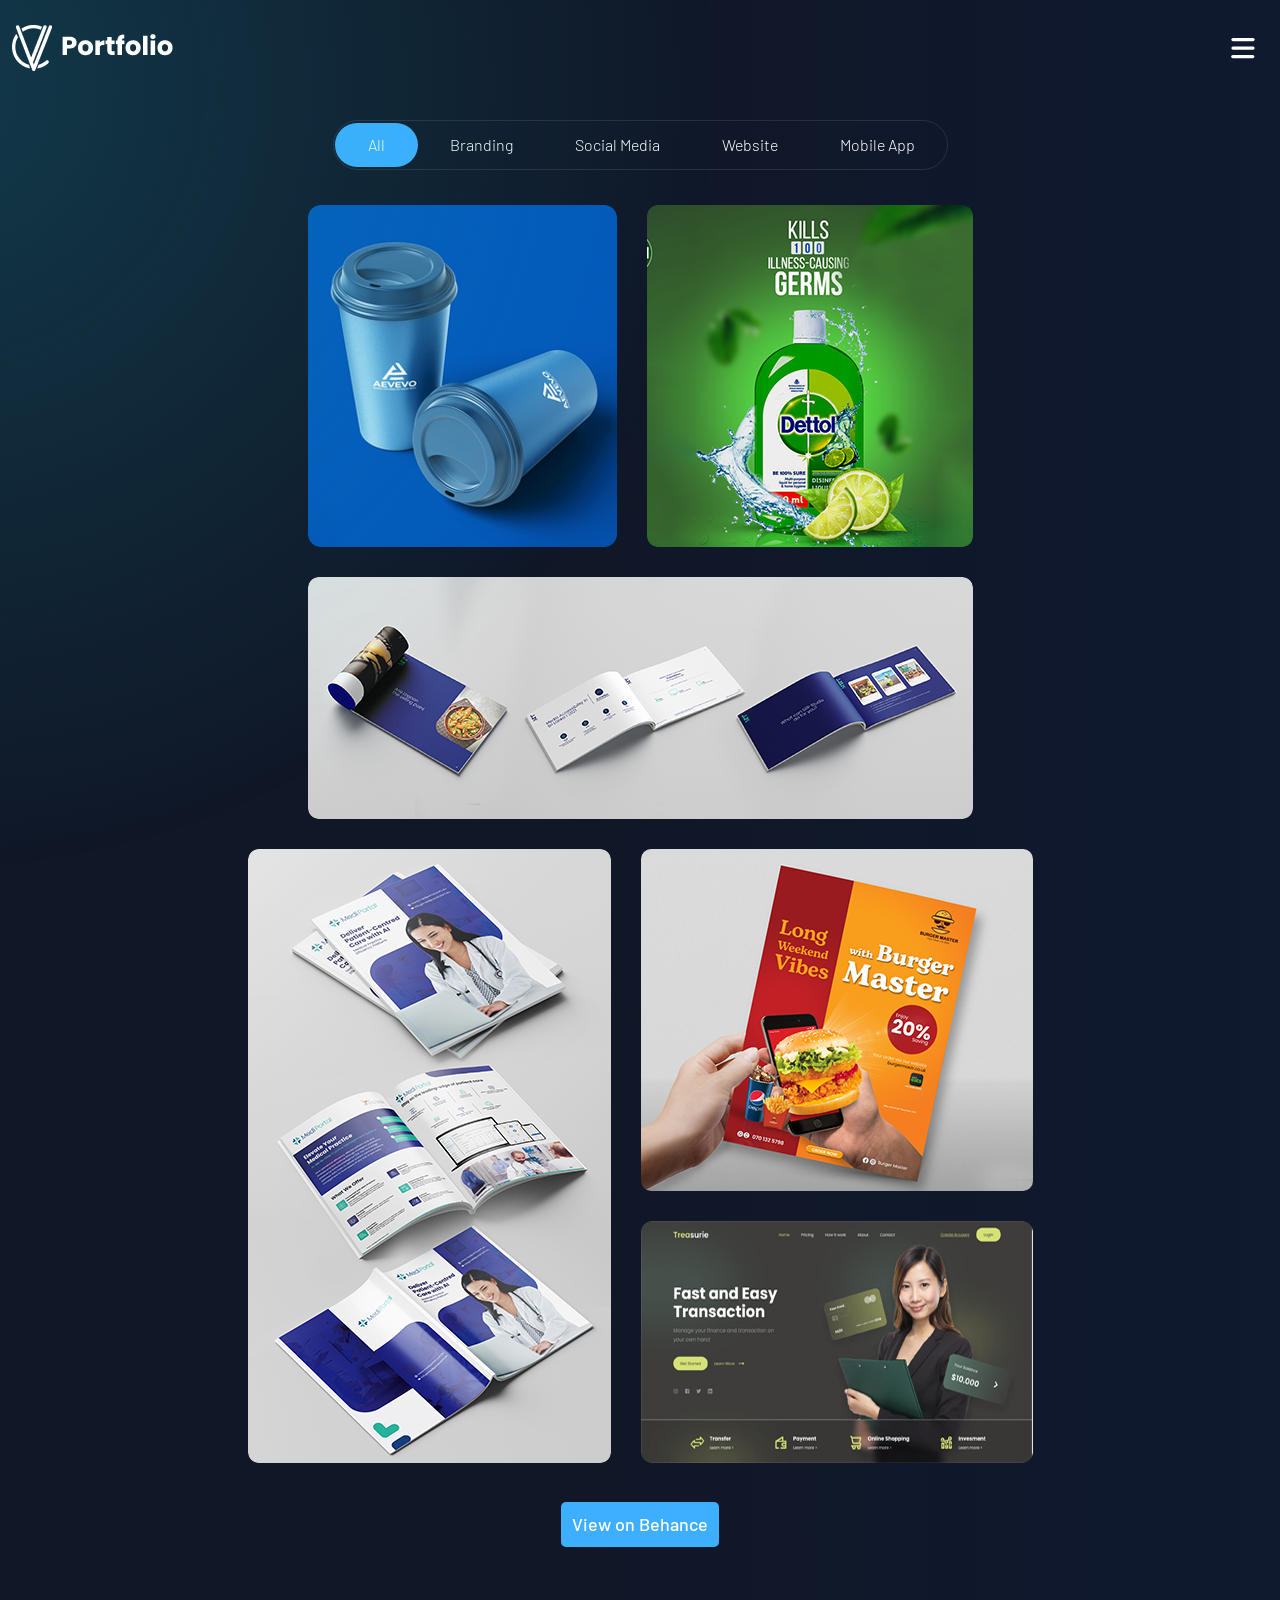
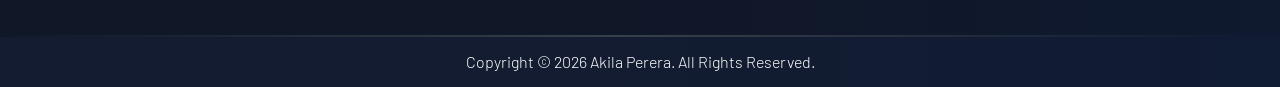
<file: Akila_Porfolio Website Revamp/portfolio.html>
<!DOCTYPE html>
<html lang="en">
  <head>
    <meta charset="utf-8" />
    <meta name="viewport" content="width=device-width, initial-scale=1, shrink-to-fit=no" />

    <!-- ===== SEO: Primary Meta Tags ===== -->
    <title>Portfolio | Akila Perera – Branding, UI/UX, Web & Mobile App Design</title>
    <meta name="description" content="Explore Akila Perera's design portfolio featuring branding, social media campaigns, website design, and mobile app UI/UX projects for clients across Sri Lanka and globally." />
    <meta name="keywords" content="Akila Perera Portfolio, Branding Design Sri Lanka, UI UX Portfolio, Mobile App Design, Social Media Design, Website Design Sri Lanka, Graphic Design Portfolio, Pixel Bunch, Stanley James Branding" />
    <meta name="author" content="Akila Perera" />
    <meta name="robots" content="index, follow" />
    <link rel="canonical" href="https://www.pixelbunch.lk/portfolio.html" />

    <!-- ===== SEO: Open Graph ===== -->
    <meta property="og:type" content="website" />
    <meta property="og:url" content="https://www.pixelbunch.lk/portfolio.html" />
    <meta property="og:title" content="Portfolio | Akila Perera – Branding, UI/UX, Web & Mobile App Design" />
    <meta property="og:description" content="Explore Akila Perera's design portfolio: branding kits, social media campaigns, website design, and mobile app UI/UX across multiple industries." />
    <meta property="og:image" content="assets/images/All-image-1---Singer---309x342px.png" />
    <meta property="og:locale" content="en_LK" />
    <meta property="og:site_name" content="Akila Perera – Pixel Bunch" />

    <!-- ===== SEO: Twitter Card ===== -->
    <meta name="twitter:card" content="summary_large_image" />
    <meta name="twitter:title" content="Portfolio | Akila Perera – Branding, UI/UX, Web & Mobile App Design" />
    <meta name="twitter:description" content="Branding, social media, website, and mobile app design projects by Akila Perera, Sri Lanka." />
    <meta name="twitter:image" content="assets/images/All-image-1---Singer---309x342px.png" />

    <!-- ===== SEO: Structured Data ===== -->
    <script type="application/ld+json">
    {
      "@context": "https://schema.org",
      "@type": "CollectionPage",
      "name": "Portfolio – Akila Perera",
      "description": "Design portfolio of Akila Perera featuring branding, social media, website, and mobile app UI/UX projects.",
      "url": "https://www.pixelbunch.lk/portfolio.html",
      "author": {
        "@type": "Person",
        "name": "Akila Perera",
        "@id": "https://www.pixelbunch.lk/#person"
      }
    }
    </script>

    <link rel="stylesheet" href="assets/css/bootstrap.min.css" />
    <link rel="stylesheet" href="assets/css/swiper-bundle.css" />
    <link rel="shortcut icon" type="image/ico" href="assets/images/favicon.png" />
    <link rel="stylesheet" href="assets/css/style.css" />
    <link rel="stylesheet" href="assets/css/responsive.css" />
  </head>
  <body>
    <div class="cv_main_wrapper">
      <!-- Loader Start -->
      <div class="loader">
        <div class="spinner">
          <img src="assets/images/loader.gif" alt="Loading" class="img-fluid">
        </div>
      </div>
      <!-- Loader End -->
      <!-- Back To Top -->
      <div class="cv_top_icon">
        <a id="button" aria-label="Back to top">
          <img src="assets/images/gototop.svg" class="img-fluid" alt="Go to top">
        </a>
      </div>

      <!-- ===== HEADER ===== -->
      <header class="cv_header_wrapper" role="banner">
        <div class="cv_container container-fluid">
          <div class="row">
            <div class="col-12">
              <nav class="cv_navbar" aria-label="Main navigation">
                <div class="cv_logo">
                  <a href="index.html" aria-label="Akila Perera – Home">
                    <img src="assets/images/logo.png" class="img-fluid" alt="Akila Perera Logo">
                  </a>
                </div>
                <a href="javascript:void(0);" class="cv_toggle_btn" aria-label="Toggle navigation menu" aria-expanded="false">
                  <svg class="ham hamRotate ham7" viewBox="0 0 100 100" aria-hidden="true">
                    <path class="line top" d="m 70,33 h -40 c 0,0 -6,1.368796 -6,8.5 0,7.131204 6,8.5013 6,8.5013 l 20,-0.0013"></path>
                    <path class="line middle" d="m 70,50 h -40"></path>
                    <path class="line bottom" d="m 69.575405,67.073826 h -40 c -5.592752,0 -6.873604,-9.348582 1.371031,-9.348582 8.244634,0 19.053564,21.797129 19.053564,12.274756 l 0,-40"></path>
                  </svg>
                </a>
              </nav>
            </div>
          </div>
        </div>
      </header>

      <!-- ===== SITE NAV ===== -->
      <nav class="cv_header_menu" aria-label="Site menu">
        <div class="container-fluid">
          <div class="row">
            <div class="col-12">
              <div class="cv_menus_wrapper">
                <ul class="cv_menus" role="menubar">
                  <li role="none"><a href="index.html" role="menuitem">Home</a></li>
                  <li role="none"><a href="about.html" role="menuitem">About</a></li>
                  <li role="none"><a class="active" href="portfolio.html" role="menuitem" aria-current="page">Portfolio</a></li>
                  <li role="none"><a href="services.html" role="menuitem">Services</a></li>
                  <li role="none"><a href="contact.html" role="menuitem">Contact</a></li>
                </ul>
                <div class="cv_header_social">
                  <h4>Follow Me</h4>
                  <ul aria-label="Social media links">
                    <li><a href="https://www.behance.net/akilaperera3" target="_blank" rel="noopener noreferrer" aria-label="Behance profile"><img src="assets/images/behance Icon.png" alt="Behance"></a></li>
                    <li><a href="https://www.linkedin.com/in/akilaperera93" target="_blank" rel="noopener noreferrer" aria-label="LinkedIn profile"><img src="assets/images/LinkedIn-Icon.png" alt="LinkedIn"></a></li>
                    <li><a href="https://www.pinterest.com/akiladevin93" target="_blank" rel="noopener noreferrer" aria-label="Pinterest profile"><img src="assets/images/pi.svg" alt="Pinterest"></a></li>
                    <li><a href="https://www.instagram.com/akiladevin93" target="_blank" rel="noopener noreferrer" aria-label="Instagram profile"><img src="assets/images/Instagram-Icon.png" alt="Instagram"></a></li>
                  </ul>
                </div>
              </div>
            </div>
          </div>
        </div>
      </nav>

      <!-- ===== MAIN CONTENT ===== -->
      <main id="main-content">
        <section class="cv_portfolio_wrapper" aria-label="Design Portfolio">
          <div class="cv_container container-fluid">
            <div class="row">
              <div class="col-12">

                <h1 class="visually-hidden">Portfolio – Akila Perera</h1>

                <!-- Tab Navigation -->
                <ul class="cv_port_tab" role="tablist" aria-label="Portfolio categories">
                  <li role="none"><a class="active" data-rel="tab-1" href="javascript:void(0)" role="tab" aria-selected="true"  aria-controls="tab-1">All</a></li>
                  <li role="none"><a data-rel="tab-2" href="javascript:void(0)" role="tab" aria-selected="false" aria-controls="tab-2">Branding</a></li>
                  <li role="none"><a data-rel="tab-3" href="javascript:void(0)" role="tab" aria-selected="false" aria-controls="tab-3">Social Media</a></li>
                  <li role="none"><a data-rel="tab-4" href="javascript:void(0)" role="tab" aria-selected="false" aria-controls="tab-4">Website</a></li>
                  <li role="none"><a data-rel="tab-5" href="javascript:void(0)" role="tab" aria-selected="false" aria-controls="tab-5">Mobile App</a></li>
                </ul>

                <!-- ===== TAB 1: ALL ===== -->
                <div class="cv_tab_pane" id="tab-1" style="display:block;" role="tabpanel" aria-label="All projects">
                  <div class="cv_gallery_wrapper">
                    <div class="cv_gallery_item item-1">
                      <div class="cv_gallery_small">
                        <div class="cv_gallery_img img-1">
                          <img src="assets/images/All-image-1---Singer---309x342px.png" class="img-fluid" alt="AEVEVO Branding Kit Design – coffee cup mockup">
                          <span class="cv_gallery_hover"><p>AEVEVO</p><h2>Branding Kit Design</h2></span>
                        </div>
                        <div class="cv_gallery_img img-2">
                          <img src="assets/images/All-Image-2---Singer---326x342px.png" class="img-fluid" alt="Dettol Poster Design – Kills 100 Illness-Causing Germs campaign">
                          <span class="cv_gallery_hover"><p>Dettol</p><h2>Poster Design</h2></span>
                        </div>
                      </div>
                      <div class="cv_gallery_img img-3">
                        <img src="assets/images/All-Image-6---665x242px.png" class="img-fluid" alt="Arie Lagoon Business Proposal Design">
                        <span class="cv_gallery_hover"><p>Arie Lagoon</p><h2>Business Proposal</h2></span>
                      </div>
                    </div>
                    <div class="cv_gallery_item item-2">
                      <div class="cv_gallery_img img-4">
                        <img src="assets/images/All-Image-3---363x614px.png" class="img-fluid" alt="Medi Portal Healthcare Brochure Design">
                        <span class="cv_gallery_hover"><p>Medi Portal</p><h2>Brochure Design</h2></span>
                      </div>
                      <div class="cv_gallery_small">
                        <div class="cv_gallery_img img-5">
                          <img src="assets/images/All-Image-4--392x342px.png" class="img-fluid" alt="Burger Master Long Weekend Vibes Flyer Design">
                          <span class="cv_gallery_hover"><p>Burger Master</p><h2>Flyer Design</h2></span>
                        </div>
                        <div class="cv_gallery_img img-6">
                          <img src="assets/images/All-Image--5---392x242px.png" class="img-fluid" alt="Treasurie Website Design – Fast and Easy Transaction">
                          <span class="cv_gallery_hover"><p>Treasurie</p><h2>Website Design</h2></span>
                        </div>
                      </div>
                    </div>
                  </div>
                </div>

                <!-- ===== TAB 2: BRANDING ===== -->
                <div class="cv_tab_pane" id="tab-2" role="tabpanel" aria-label="Branding projects">
                  <div class="cv_gallery_wrapper">
                    <div class="cv_gallery_item item-1">
                      <div class="cv_gallery_small">
                        <div class="cv_gallery_img img-1">
                          <img src="assets/images/Baranding-image-1---Stanley-James---309x342px.png" class="img-fluid" alt="Stanley James Brand Logo Design">
                          <span class="cv_gallery_hover"><p>Stanley James</p><h2>Brand Logo Design</h2></span>
                        </div>
                        <div class="cv_gallery_img img-2">
                          <img src="assets/images/Baranding-image-2---Stanley-James---326x342px.png" class="img-fluid" alt="Stanley James Branding Kit Design">
                          <span class="cv_gallery_hover"><p>Stanley James</p><h2>Branding Kit Design</h2></span>
                        </div>
                      </div>
                      <div class="cv_gallery_img img-3">
                        <img src="assets/images/Baranding-image-6---Stanley-James---665x242px.png" class="img-fluid" alt="Stanley James Cello Tape and ID Card Design">
                        <span class="cv_gallery_hover"><p>Stanley James</p><h2>Cello Tape &amp; ID Card Design</h2></span>
                      </div>
                    </div>
                    <div class="cv_gallery_item item-2">
                      <div class="cv_gallery_img img-4">
                        <img src="assets/images/Baranding-image-3---Stanley-James---363x614px.png" class="img-fluid" alt="Stanley James Cap and Paper Cup Design">
                        <span class="cv_gallery_hover"><p>Stanley James</p><h2>Cap &amp; Paper Cup Design</h2></span>
                      </div>
                      <div class="cv_gallery_small">
                        <div class="cv_gallery_img img-5">
                          <img src="assets/images/Baranding-image-4---Stanley-James---392x342px.png" class="img-fluid" alt="Stanley James T-Shirt Design">
                          <span class="cv_gallery_hover"><p>Stanley James</p><h2>T-Shirt Design</h2></span>
                        </div>
                        <div class="cv_gallery_img img-6">
                          <img src="assets/images/Baranding-image-5---Stanley-James---392x242px.png" class="img-fluid" alt="Stanley James Product Bag Design">
                          <span class="cv_gallery_hover"><p>Stanley James</p><h2>Product Bag Design</h2></span>
                        </div>
                      </div>
                    </div>
                  </div>
                </div>

                <!-- ===== TAB 3: SOCIAL MEDIA ===== -->
                <div class="cv_tab_pane" id="tab-3" role="tabpanel" aria-label="Social Media design projects">
                  <div class="cv_gallery_wrapper">
                    <div class="cv_gallery_item item-1">
                      <div class="cv_gallery_small">
                        <div class="cv_gallery_img img-1">
                          <img src="assets/images/Social-Media-image-1---Singer---309x342px.png" class="img-fluid" alt="Singer Sri Lanka Seasonal Social Media Post Design">
                          <span class="cv_gallery_hover"><p>Singer Sri Lanka</p><h2>Seasonal Post Design</h2></span>
                        </div>
                        <div class="cv_gallery_img img-2">
                          <img src="assets/images/Social-Media-2---Singer---326x342px.png" class="img-fluid" alt="Singer Sri Lanka Seasonal Social Media Post Design 2">
                          <span class="cv_gallery_hover"><p>Singer Sri Lanka</p><h2>Seasonal Post Design</h2></span>
                        </div>
                      </div>
                      <div class="cv_gallery_img img-3">
                        <img src="assets/images/Social-Mediae-6---665x242px.png" class="img-fluid" alt="Al Shamal Medical Center Infographic Post Design">
                        <span class="cv_gallery_hover"><p>Al Shamal Medical Center</p><h2>Infographic Post Design</h2></span>
                      </div>
                    </div>
                    <div class="cv_gallery_item item-2">
                      <div class="cv_gallery_img img-4">
                        <img src="assets/images/Social-Media--3---363x614px.png" class="img-fluid" alt="House of Fashions Sri Lanka Creative Story Design">
                        <span class="cv_gallery_hover"><p>House of Fashions Sri Lanka</p><h2>Creative Story Design</h2></span>
                      </div>
                      <div class="cv_gallery_small">
                        <div class="cv_gallery_img img-5">
                          <img src="assets/images/Social-Media-4--392x342px.png" class="img-fluid" alt="Aventage Labs Public Holiday Post Design">
                          <span class="cv_gallery_hover"><p>Aventage Labs (Pvt) Ltd</p><h2>Public Holiday Post Design</h2></span>
                        </div>
                        <div class="cv_gallery_img img-6">
                          <img src="assets/images/Social-Media--5---392x242px.png" class="img-fluid" alt="W15 Collection Sri Lanka Event Story Design">
                          <span class="cv_gallery_hover"><p>W15 Collection – Sri Lanka</p><h2>Event Story Design</h2></span>
                        </div>
                      </div>
                    </div>
                  </div>
                </div>

                <!-- ===== TAB 4: WEBSITE ===== -->
                <div class="cv_tab_pane" id="tab-4" role="tabpanel" aria-label="Website design projects">
                  <div class="cv_gallery_wrapper">
                    <div class="cv_gallery_item item-1">
                      <div class="cv_gallery_small">
                        <div class="cv_gallery_img img-1">
                          <img src="assets/images/Website-image-1---309x342px.png" class="img-fluid" alt="BakingU Banking Website UI Design">
                          <span class="cv_gallery_hover"><p>BakingU</p><h2>Banking Website</h2></span>
                        </div>
                        <div class="cv_gallery_img img-2">
                          <img src="assets/images/Weebsite-image-2---326x342px.png" class="img-fluid" alt="Bizvora Business Consulting Website UI Design">
                          <span class="cv_gallery_hover"><p>Bizvora</p><h2>Business Consulting Website</h2></span>
                        </div>
                      </div>
                      <div class="cv_gallery_img img-3">
                        <img src="assets/images/Website-image-6---665x242px.png" class="img-fluid" alt="Velinx Internet Provider Website UI Design">
                        <span class="cv_gallery_hover"><p>Velinx</p><h2>Internet Provider Website</h2></span>
                      </div>
                    </div>
                    <div class="cv_gallery_item item-2">
                      <div class="cv_gallery_img img-4">
                        <img src="assets/images/Website-image-3---363x614px.png" class="img-fluid" alt="Glowing Facial Care Landing Page Website Design">
                        <span class="cv_gallery_hover"><p>Glowing</p><h2>Facial Care Landing Page</h2></span>
                      </div>
                      <div class="cv_gallery_small">
                        <div class="cv_gallery_img img-5">
                          <img src="assets/images/Website-image-4--392x342px.png" class="img-fluid" alt="Iso Luxury Real Estate Website Design">
                          <span class="cv_gallery_hover"><p>Iso</p><h2>Luxury Real Estate Website</h2></span>
                        </div>
                        <div class="cv_gallery_img img-6">
                          <img src="assets/images/Website-image-5---392x242px.png" class="img-fluid" alt="Vitreous Reserve Alcoholic Beverages Website Design">
                          <span class="cv_gallery_hover"><p>Vitreous Reserve</p><h2>Alcoholic Beverages Website</h2></span>
                        </div>
                      </div>
                    </div>
                  </div>
                </div>

                <!-- ===== TAB 5: MOBILE APP ===== -->
                <div class="cv_tab_pane" id="tab-5" role="tabpanel" aria-label="Mobile App UI/UX design projects">
                  <div class="cv_gallery_wrapper">
                    <div class="cv_gallery_item item-1">
                      <div class="cv_gallery_small">
                        <div class="cv_gallery_img img-1">
                          <img src="assets/images/Mobile-App-Boyir-1---Singer---309x342px.png" class="img-fluid" alt="Boyir Movie Booking Mobile App UI Design">
                          <span class="cv_gallery_hover"><p>Boyir</p><h2>Movie Booking Mobile App</h2></span>
                        </div>
                        <div class="cv_gallery_img img-2">
                          <img src="assets/images/Mobile-App-Pharmacy-2---Singer---326x342px.png" class="img-fluid" alt="Haxible Pharmacy Mobile App UI Design">
                          <span class="cv_gallery_hover"><p>Haxi ble</p><h2>Pharmacy Mobile App</h2></span>
                        </div>
                      </div>
                      <div class="cv_gallery_img img-3">
                        <img src="assets/images/Mobile-App-Transport-6---665x242px.png" class="img-fluid" alt="Onyx Transit Public Transport Mobile App UI Design">
                        <span class="cv_gallery_hover"><p>Onyx Transit</p><h2>Public Transport Mobile App</h2></span>
                      </div>
                    </div>
                    <div class="cv_gallery_item item-2">
                      <div class="cv_gallery_img img-4">
                        <img src="assets/images/Mobile-App-Design-Tak-management-3---363x614px.png" class="img-fluid" alt="Sterling Tasks Task Management Mobile App UI Design">
                        <span class="cv_gallery_hover"><p>Sterling Tasks</p><h2>Task Management Mobile App</h2></span>
                      </div>
                      <div class="cv_gallery_small">
                        <div class="cv_gallery_img img-5">
                          <img src="assets/images/Mobile-App-Gym-4--392x342px.png" class="img-fluid" alt="Vantage Strength Workout Mobile App UI Design">
                          <span class="cv_gallery_hover"><p>Vantage Strength</p><h2>Workout Mobile App</h2></span>
                        </div>
                        <div class="cv_gallery_img img-6">
                          <img src="assets/images/Mobile-App-Jewellery-5---392x242px.png" class="img-fluid" alt="Sterling and Stone Jewelry Store Mobile App UI Design">
                          <span class="cv_gallery_hover"><p>Sterling &amp; Stone</p><h2>Jewelry Store Mobile App</h2></span>
                        </div>
                      </div>
                    </div>
                  </div>
                </div>

              </div><!-- /col-12 -->

              <div class="col-12">
                <div class="cv_bottom_btn">
                  <a href="https://www.behance.net/akilaperera3" target="_blank" rel="noopener noreferrer" class="cv_btn" aria-label="View Akila Perera's full portfolio on Behance">View on Behance</a>
                </div>
              </div>

            </div><!-- /row -->
          </div><!-- /container -->
        </section>
      </main>

      <!-- ===== FOOTER ===== -->
      <footer class="cv_footer_wrapper" role="contentinfo">
        <div class="container">
          <div class="row">
            <div class="col-12">
              <div class="cv_footer_text">
                <p>Copyright &copy; <span id="copyYear"></span> Akila Perera. All Rights Reserved.</p>
              </div>
            </div>
          </div>
        </div>
      </footer>

    </div><!-- /cv_main_wrapper -->

    <div class="cv_mobile_page_nav" aria-label="Quick page navigation">
      <a href="index.html" title="Home"><svg viewBox="0 0 24 24"><path d="M3 9l9-7 9 7v11a2 2 0 0 1-2 2H5a2 2 0 0 1-2-2z"/><polyline points="9 22 9 12 15 12 15 22"/></svg></a>
      <a href="about.html" title="About"><svg viewBox="0 0 24 24"><path d="M20 21v-2a4 4 0 0 0-4-4H8a4 4 0 0 0-4 4v2"/><circle cx="12" cy="7" r="4"/></svg></a>
      <a href="portfolio.html" class="active" title="Portfolio"><svg viewBox="0 0 24 24"><rect x="3" y="3" width="7" height="7"/><rect x="14" y="3" width="7" height="7"/><rect x="14" y="14" width="7" height="7"/><rect x="3" y="14" width="7" height="7"/></svg></a>
      <a href="Services.html" title="Services"><svg viewBox="0 0 24 24"><polygon points="12 2 15.09 8.26 22 9.27 17 14.14 18.18 21.02 12 17.77 5.82 21.02 7 14.14 2 9.27 8.91 8.26 12 2"/></svg></a>
      <a href="contact.html" title="Contact"><svg viewBox="0 0 24 24"><path d="M4 4h16c1.1 0 2 .9 2 2v12c0 1.1-.9 2-2 2H4c-1.1 0-2-.9-2-2V6c0-1.1.9-2 2-2z"/><polyline points="22,6 12,13 2,6"/></svg></a>
    </div>

    <nav class="cv_mobile_nav" aria-label="Mobile bottom navigation">
      <a href="index.html" class="cv_mobile_nav_item">
        <svg viewBox="0 0 24 24"><path d="M3 9l9-7 9 7v11a2 2 0 0 1-2 2H5a2 2 0 0 1-2-2z"/><polyline points="9 22 9 12 15 12 15 22"/></svg>
        <span>Home</span>
      </a>
      <a href="about.html" class="cv_mobile_nav_item">
        <svg viewBox="0 0 24 24"><path d="M20 21v-2a4 4 0 0 0-4-4H8a4 4 0 0 0-4 4v2"/><circle cx="12" cy="7" r="4"/></svg>
        <span>About</span>
      </a>
      <a href="portfolio.html" class="cv_mobile_nav_item active">
        <svg viewBox="0 0 24 24"><rect x="3" y="3" width="7" height="7"/><rect x="14" y="3" width="7" height="7"/><rect x="14" y="14" width="7" height="7"/><rect x="3" y="14" width="7" height="7"/></svg>
        <span>Work</span>
      </a>
      <a href="Services.html" class="cv_mobile_nav_item">
        <svg viewBox="0 0 24 24"><polygon points="12 2 15.09 8.26 22 9.27 17 14.14 18.18 21.02 12 17.77 5.82 21.02 7 14.14 2 9.27 8.91 8.26 12 2"/></svg>
        <span>Services</span>
      </a>
      <a href="contact.html" class="cv_mobile_nav_item">
        <svg viewBox="0 0 24 24"><path d="M4 4h16c1.1 0 2 .9 2 2v12c0 1.1-.9 2-2 2H4c-1.1 0-2-.9-2-2V6c0-1.1.9-2 2-2z"/><polyline points="22,6 12,13 2,6"/></svg>
        <span>Contact</span>
      </a>
    </nav>

    <script src="assets/js/jquery.min.js"></script>
    <script src="assets/js/bootstrap.min.js"></script>
    <script src="assets/js/swiper-bundle.min.js"></script>
    <script src="assets/js/SmoothScroll.min.js"></script>
    <script src="assets/js/isotope.pkgd.min.js"></script>
    <script src="assets/js/jquery.appear.js"></script>
    <script src="assets/js/jquery.countTo.js"></script>
    <script src="assets/js/ityped.min.js"></script>
    <script src="assets/js/custom.js"></script>
    <script>
      document.addEventListener('DOMContentLoaded', function () {
        const yearSpan = document.getElementById('copyYear');
        if (yearSpan) yearSpan.textContent = new Date().getFullYear();
      });
    </script>
  </body>
</html>
</file>
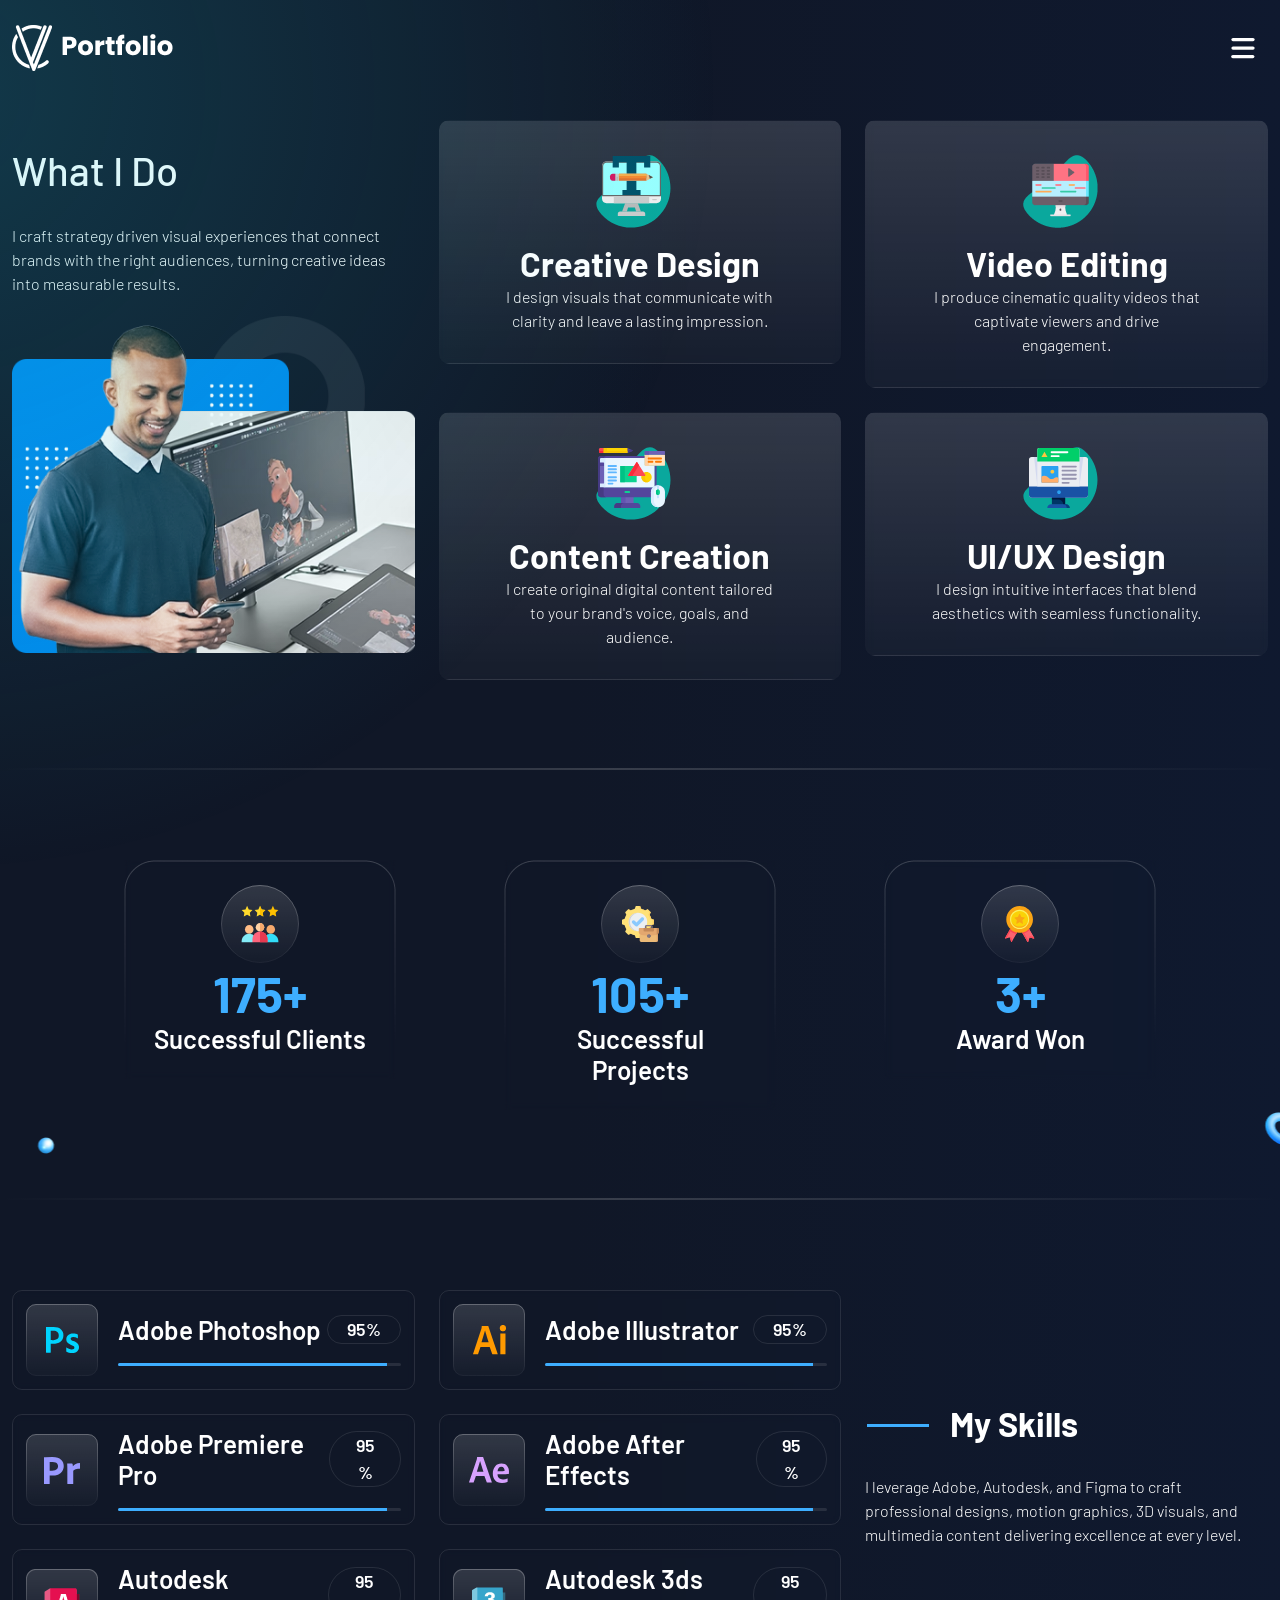
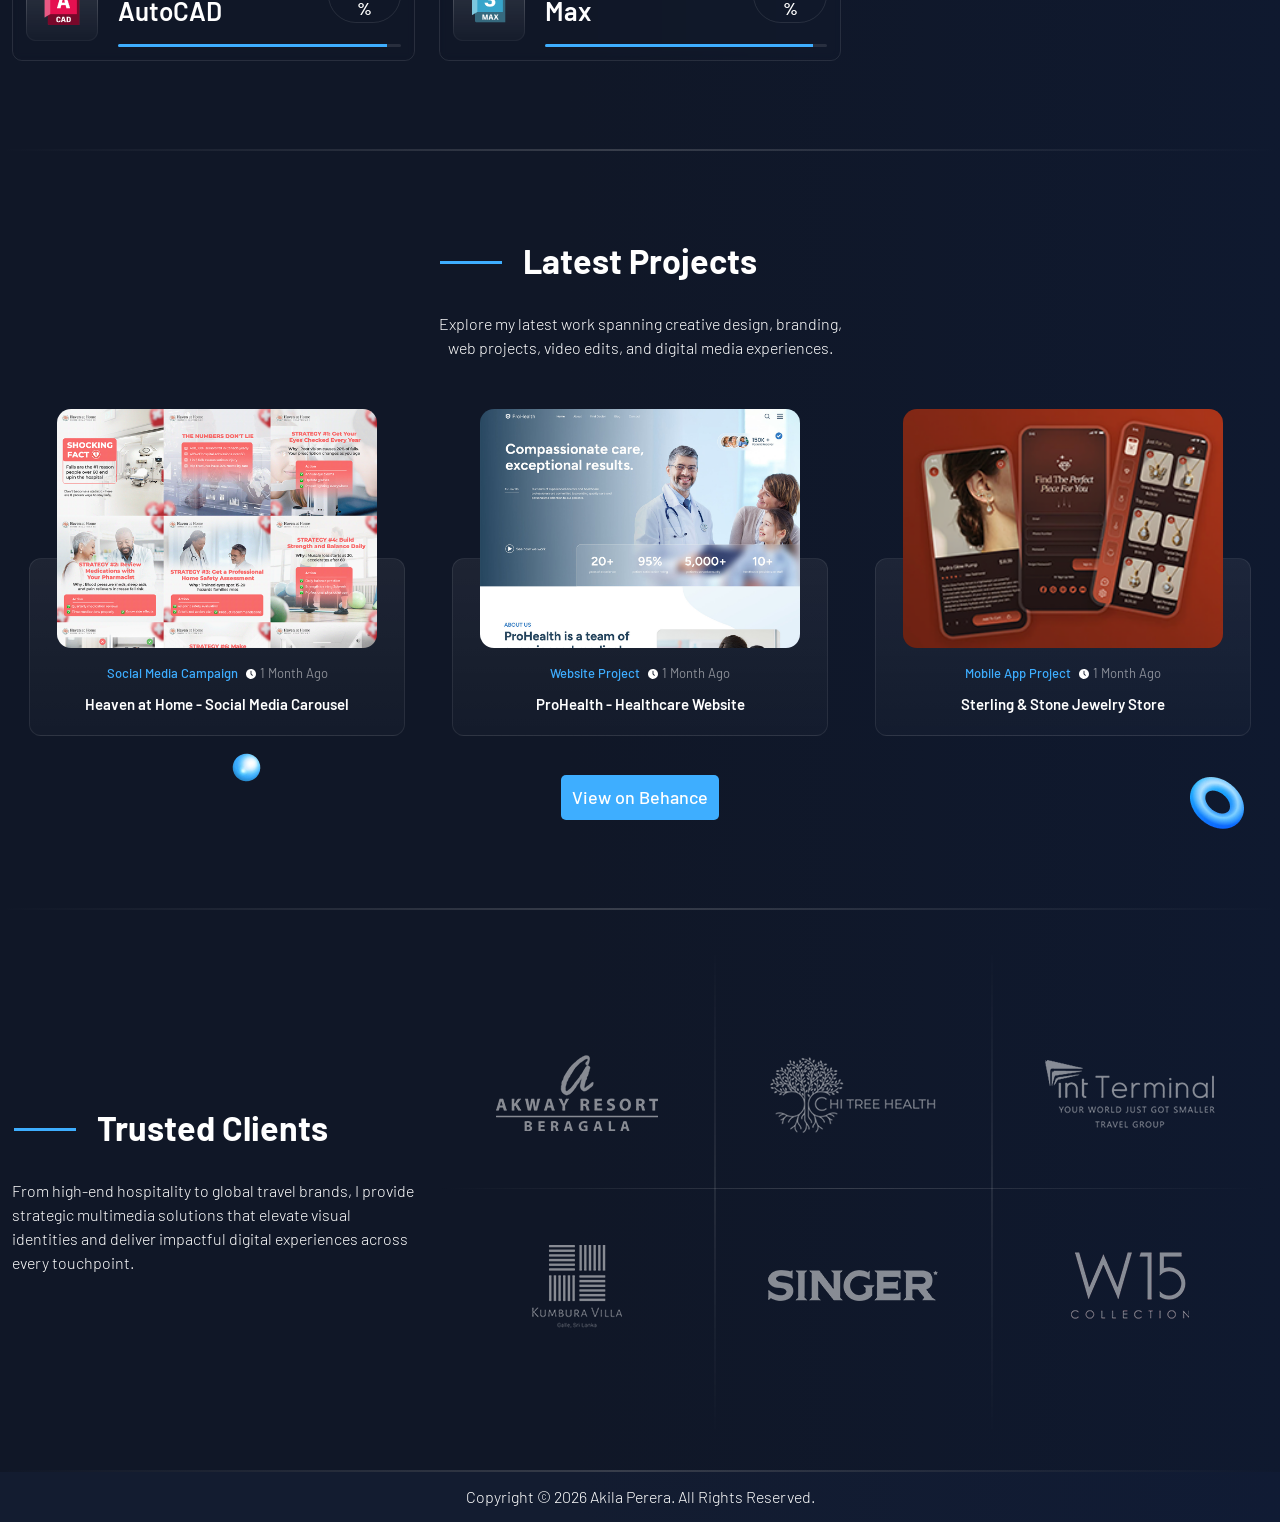
<file: Akila_Porfolio Website Revamp/Services.html>
<!DOCTYPE html>
<html lang="en">
  <!-- Begin Head -->
  <head>
    <!--=== Required meta tags ===-->
    <meta charset="utf-8" />
    <meta name="viewport" content="width=device-width, initial-scale=1, shrink-to-fit=no" />

    <!-- ===== SEO: Primary Meta Tags ===== -->
    <title>Multimedia Design Services | Graphic Design, Video Editing & UI/UX – Akila Perera Sri Lanka</title>
    <meta name="description" content="Akila Perera offers professional multimedia design services in Sri Lanka including graphic design, video editing, UI/UX design, content creation, and branding. 13+ years of experience." />
    <meta name="keywords" content="Multimedia Design Services Sri Lanka, Graphic Design Services, Video Editing Services, UI UX Design Services, Content Creation, Branding Services, Freelance Designer Colombo, Akila Perera Services" />
    <meta name="author" content="Akila Perera" />
    <meta name="robots" content="index, follow" />
    <link rel="canonical" href="https://www.pixelbunch.lk/services.html" />

    <!-- ===== SEO: Open Graph / Facebook ===== -->
    <meta property="og:type" content="website" />
    <meta property="og:url" content="https://www.pixelbunch.lk/services.html" />
    <meta property="og:title" content="Multimedia Design Services | Graphic Design, Video Editing & UI/UX – Akila Perera" />
    <meta property="og:description" content="Professional multimedia design services by Akila Perera in Sri Lanka. Creative design, video editing, UI/UX, branding, and content creation with 13+ years of experience." />
    <meta property="og:image" content="https://www.pixelbunch.lk/assets/images/Portfolio-image---2.png" />
    <meta property="og:locale" content="en_LK" />
    <meta property="og:site_name" content="Akila Perera – Pixel Bunch" />

    <!-- ===== SEO: Twitter Card ===== -->
    <meta name="twitter:card" content="summary_large_image" />
    <meta name="twitter:title" content="Multimedia Design Services | Akila Perera" />
    <meta name="twitter:description" content="Graphic design, video editing, UI/UX, branding, and content creation services in Sri Lanka by Akila Perera." />
    <meta name="twitter:image" content="https://www.pixelbunch.lk/assets/images/Portfolio-image---2.png" />

    <!-- ===== SEO: Structured Data (Service + Person) ===== -->
    <script type="application/ld+json">
    {
      "@context": "https://schema.org",
      "@graph": [
        {
          "@type": "Service",
          "@id": "https://www.pixelbunch.lk/services.html#service",
          "name": "Multimedia Design Services",
          "description": "Professional multimedia design services including graphic design, video editing, UI/UX design, content creation, and branding. Based in Sri Lanka with 13+ years of experience.",
          "provider": {
            "@type": "Person",
            "name": "Akila Perera",
            "@id": "https://www.pixelbunch.lk/#person"
          },
          "areaServed": {
            "@type": "Country",
            "name": "Sri Lanka"
          },
          "serviceType": ["Graphic Design", "Video Editing", "UI/UX Design", "Content Creation", "Branding"],
          "termsOfService": "https://www.pixelbunch.lk/contact.html",
          "hasOfferCatalog": {
            "@type": "OfferCatalog",
            "name": "Multimedia Design Services",
            "itemListElement": [
              {
                "@type": "Offer",
                "itemOffered": {
                  "@type": "Service",
                  "name": "Creative Design"
                }
              },
              {
                "@type": "Offer",
                "itemOffered": {
                  "@type": "Service",
                  "name": "Video Editing"
                }
              },
              {
                "@type": "Offer",
                "itemOffered": {
                  "@type": "Service",
                  "name": "Content Creation"
                }
              },
              {
                "@type": "Offer",
                "itemOffered": {
                  "@type": "Service",
                  "name": "UI/UX Design"
                }
              }
            ]
          }
        },
        {
          "@type": "WebPage",
          "@id": "https://www.pixelbunch.lk/services.html#webpage",
          "url": "https://www.pixelbunch.lk/services.html",
          "name": "Multimedia Design Services | Akila Perera",
          "description": "Professional graphic design, video editing, UI/UX, content creation, and branding services in Sri Lanka.",
          "isPartOf": {
            "@id": "https://www.pixelbunch.lk/#website"
          }
        }
      ]
    }
    </script>

    <!--=== custom css ===-->
    <link rel="stylesheet" href="assets/css/bootstrap.min.css" />
    <link rel="stylesheet" href="assets/css/swiper-bundle.css" />
    <link rel="shortcut icon" type="image/ico" href="assets/images/favicon.png" />
    <link rel="stylesheet" href="assets/css/style.css" />
    <link rel="stylesheet" href="assets/css/responsive.css" />
    <!--=== custom css ===-->
  </head>
  <body>
    <div class="cv_main_wrapper">
      <!-- Loader Start -->
      <div class="loader">
        <div class="spinner">
          <img src="assets/images/loader.gif" alt="Loading Akila Perera Services" class="img-fluid">
        </div>
      </div>
      <!-- Loader End -->

      <!-- Bottom To Top Start -->
      <div class="cv_top_icon">
        <a id="button" aria-label="Back to top">
          <img src="assets/images/gototop.svg" class="img-fluid" alt="Go to top">
        </a>
      </div>
      <!-- Bottom To Top End -->

      <!-- Header Section Start -->
      <header class="cv_header_wrapper" role="banner">
        <div class="cv_container container-fluid">
          <div class="row">
            <div class="col-12">
              <nav class="cv_navbar" aria-label="Main navigation">
                <div class="cv_logo">
                  <a href="index.html" aria-label="Akila Perera – Home">
                    <img src="assets/images/logo.png" class="img-fluid" alt="Akila Perera Logo">
                  </a>
                </div>
                <a href="javascript:void(0);" class="cv_toggle_btn" aria-label="Toggle navigation menu" aria-expanded="false">
                  <svg class="ham hamRotate ham7" viewBox="0 0 100 100" aria-hidden="true">
                    <path class="line top" d="m 70,33 h -40 c 0,0 -6,1.368796 -6,8.5 0,7.131204 6,8.5013 6,8.5013 l 20,-0.0013"></path>
                    <path class="line middle" d="m 70,50 h -40"></path>
                    <path class="line bottom" d="m 69.575405,67.073826 h -40 c -5.592752,0 -6.873604,-9.348582 1.371031,-9.348582 8.244634,0 19.053564,21.797129 19.053564,12.274756 l 0,-40"></path>
                  </svg>
                </a>
              </nav>
            </div>
          </div>
        </div>
      </header>
      <!-- Header Section End -->

      <!-- Navbar Start -->
      <nav class="cv_header_menu" aria-label="Site menu">
        <div class="container-fluid">
          <div class="row">
            <div class="col-12">
              <div class="cv_menus_wrapper">
                <ul class="cv_menus" role="menubar">
                  <li role="none"><a href="index.html" role="menuitem">Home</a></li>
                  <li role="none"><a href="about.html" role="menuitem">About</a></li>
                  <li role="none"><a href="portfolio.html" role="menuitem">Portfolio</a></li>
                  <li role="none"><a class="active" href="services.html" role="menuitem" aria-current="page">Services</a></li>
                  <li role="none"><a href="contact.html" role="menuitem">Contact</a></li>
                </ul>
                <div class="cv_header_social">
                  <h4>Follow Me</h4>
                  <ul aria-label="Social media links">
                    <li><a href="https://www.behance.net/akilaperera3" target="_blank" rel="noopener noreferrer" aria-label="Behance profile"><img src="assets/images/behance Icon.png" alt="Behance"></a></li>
                    <li><a href="https://www.linkedin.com/in/akilaperera93" target="_blank" rel="noopener noreferrer" aria-label="LinkedIn profile"><img src="assets/images/LinkedIn-Icon.png" alt="LinkedIn"></a></li>
                    <li><a href="https://www.pinterest.com/akiladevin93" target="_blank" rel="noopener noreferrer" aria-label="Pinterest profile"><img src="assets/images/pi.svg" alt="Pinterest"></a></li>
                    <li><a href="https://www.instagram.com/akiladevin93" target="_blank" rel="noopener noreferrer" aria-label="Instagram profile"><img src="assets/images/Instagram-Icon.png" alt="Instagram"></a></li>
                  </ul>
                </div>
              </div>
            </div>
          </div>
        </div>
      </nav>
      <!-- Navbar End -->

      <!-- Main Content Start -->
      <main id="main-content">
        <!-- Do Section Start -->
        <section class="cv_do_wrapper" aria-label="Multimedia design services offered">
          <div class="cv_container container-fluid">
            <div class="row align-items-center">
              <div class="col-xl-4">
                <div class="cv_do_heading">
                  <h1>What I Do</h1>
                  <p>I craft strategy driven visual experiences that connect brands with the right audiences, turning creative ideas into measurable results.</p>
                </div>
                <div class="cv_do_img">
                  <img src="assets/images/Portfolio-image---2.png" class="img-fluid" alt="Akila Perera – Multimedia Designer providing creative design services">
                </div>
              </div>
              <div class="col-xl-8">
                <div class="row">
                  <div class="col-sm-6">
                    <div class="cv_do_box">
                      <div class="cv_do_icon">
                        <img src="assets/images/do-icon3.svg" alt="Creative Design icon">
                      </div>
                      <div class="cv_do_text">
                        <h2>Creative Design</h2>
                        <p>I design visuals that communicate with clarity and leave a lasting impression.</p>
                      </div>
                    </div>
                  </div>
                  <div class="col-sm-6">
                    <div class="cv_do_box">
                      <div class="cv_do_icon">
                        <img src="assets/images/do-icon5.png" alt="Video Editing icon">
                      </div>
                      <div class="cv_do_text">
                        <h2>Video Editing</h2>
                        <p>I produce cinematic quality videos that captivate viewers and drive engagement.</p>
                      </div>
                    </div>
                  </div>
                  <div class="col-sm-6">
                    <div class="cv_do_box">
                      <div class="cv_do_icon">
                        <img src="assets/images/do-icon2.svg" alt="Content Creation icon">
                      </div>
                      <div class="cv_do_text">
                        <h2>Content Creation</h2>
                        <p>I create original digital content tailored to your brand's voice, goals, and audience.</p>
                      </div>
                    </div>
                  </div>
                  <div class="col-sm-6">
                    <div class="cv_do_box">
                      <div class="cv_do_icon">
                        <img src="assets/images/do-icon1.svg" alt="UI/UX Design icon">
                      </div>
                      <div class="cv_do_text">
                        <h2>UI/UX Design</h2>
                        <p>I design intuitive interfaces that blend aesthetics with seamless functionality.</p>
                      </div>
                    </div>
                  </div>
                </div>
              </div>
            </div>
          </div>
        </section>
        <!-- Do Section End -->

        <!-- Award Section Start -->
        <section class="cv_award_wrapper" aria-label="Achievement statistics">
          <div class="container">
            <div class="row justify-content-center">
              <div class="col-md-4 col-sm-6">
                <div class="cv_award_box">
                  <div class="cv_award_icon">
                    <img src="assets/images/award-1.svg" alt="Successful clients icon">
                  </div>
                  <div class="cv_award_text">
                    <h1><span class="timer" data-from="0" data-to="500" data-speed="2000"></span>+</h1>
                    <h3>Successful Clients</h3>
                  </div>
                </div>
              </div>
              <div class="col-md-4 col-sm-6">
                <div class="cv_award_box">
                  <div class="cv_award_icon">
                    <img src="assets/images/award-2.svg" alt="Successful projects icon">
                  </div>
                  <div class="cv_award_text">
                    <h1><span class="timer" data-from="0" data-to="300" data-speed="2000"></span>+</h1>
                    <h3>Successful Projects</h3>
                  </div>
                </div>
              </div>
              <div class="col-md-4 col-sm-6">
                <div class="cv_award_box">
                  <div class="cv_award_icon">
                    <img src="assets/images/award-3.svg" alt="Awards won icon">
                  </div>
                  <div class="cv_award_text">
                    <h1><span class="timer" data-from="0" data-to="10" data-speed="2000"></span>+</h1>
                    <h3>Award Won</h3>
                  </div>
                </div>
              </div>
            </div>
          </div>
        </section>
        <!-- Award Section End -->

        <!-- Skill Section Start -->
        <section class="cv_skill_wrapper" aria-label="Technical skills and expertise">
          <div class="cv_container container-fluid">
            <div class="row align-items-center">
              <div class="col-xl-8">
                <div class="row">
                  <div class="col-md-6">
                    <div class="cv_skill_box">
                      <div class="cv_skill_icon">
                        <img src="assets/images/skill-2.svg" alt="Adobe Photoshop icon">
                      </div>
                      <div class="cv_skill_progress">
                        <div class="cv_skill_text">
                          <h3>Adobe Photoshop</h3>
                          <p>95%</p>
                        </div>
                        <div class="cv_skill_bar">
                          <div class="progress">
                            <div class="progress-bar" role="progressbar" style="width: 95%" aria-valuenow="95" aria-valuemin="0" aria-valuemax="100"></div>
                          </div>
                        </div>
                      </div>
                    </div>
                  </div>
                  <div class="col-md-6">
                    <div class="cv_skill_box">
                      <div class="cv_skill_icon">
                        <img src="assets/images/skill-3.svg" alt="Adobe Illustrator icon">
                      </div>
                      <div class="cv_skill_progress">
                        <div class="cv_skill_text">
                          <h3>Adobe Illustrator</h3>
                          <p>95%</p>
                        </div>
                        <div class="cv_skill_bar">
                          <div class="progress">
                            <div class="progress-bar" role="progressbar" style="width: 95%" aria-valuenow="95" aria-valuemin="0" aria-valuemax="100"></div>
                          </div>
                        </div>
                      </div>
                    </div>
                  </div>
                  <div class="col-md-6">
                    <div class="cv_skill_box">
                      <div class="cv_skill_icon">
                        <img src="assets/images/skill-6.svg" alt="Adobe Premiere Pro icon">
                      </div>
                      <div class="cv_skill_progress">
                        <div class="cv_skill_text">
                          <h3>Adobe Premiere Pro</h3>
                          <p>95%</p>
                        </div>
                        <div class="cv_skill_bar">
                          <div class="progress">
                            <div class="progress-bar" role="progressbar" style="width: 95%" aria-valuenow="95" aria-valuemin="0" aria-valuemax="100"></div>
                          </div>
                        </div>
                      </div>
                    </div>
                  </div>
                  <div class="col-md-6">
                    <div class="cv_skill_box">
                      <div class="cv_skill_icon">
                        <img src="assets/images/skill-4.svg" alt="Adobe After Effects icon">
                      </div>
                      <div class="cv_skill_progress">
                        <div class="cv_skill_text">
                          <h3>Adobe After Effects</h3>
                          <p>95%</p>
                        </div>
                        <div class="cv_skill_bar">
                          <div class="progress">
                            <div class="progress-bar" role="progressbar" style="width: 95%" aria-valuenow="95" aria-valuemin="0" aria-valuemax="100"></div>
                          </div>
                        </div>
                      </div>
                    </div>
                  </div>
                  <div class="col-md-6">
                    <div class="cv_skill_box">
                      <div class="cv_skill_icon">
                        <img src="assets/images/skill-7.png" alt="Autodesk AutoCAD icon">
                      </div>
                      <div class="cv_skill_progress">
                        <div class="cv_skill_text">
                          <h3>Autodesk AutoCAD</h3>
                          <p>95%</p>
                        </div>
                        <div class="cv_skill_bar">
                          <div class="progress">
                            <div class="progress-bar" role="progressbar" style="width: 95%" aria-valuenow="95" aria-valuemin="0" aria-valuemax="100"></div>
                          </div>
                        </div>
                      </div>
                    </div>
                  </div>
                  <div class="col-md-6">
                    <div class="cv_skill_box">
                      <div class="cv_skill_icon">
                        <img src="assets/images/skill-8.png" alt="Autodesk 3ds Max icon">
                      </div>
                      <div class="cv_skill_progress">
                        <div class="cv_skill_text">
                          <h3>Autodesk 3ds Max</h3>
                          <p>95%</p>
                        </div>
                        <div class="cv_skill_bar">
                          <div class="progress">
                            <div class="progress-bar" role="progressbar" style="width: 95%" aria-valuenow="95" aria-valuemin="0" aria-valuemax="100"></div>
                          </div>
                        </div>
                      </div>
                    </div>
                  </div>
                </div>
              </div>
              <div class="col-xl-4">
                <div class="cv_exp_info">
                  <div class="cv_exp_heading">
                    <h2>My Skills</h2>
                    <p>I leverage Adobe, Autodesk, and Figma to craft professional designs, motion graphics, 3D visuals, and multimedia content delivering excellence at every level.</p>
                  </div>
                </div>
              </div>
            </div>
          </div>
        </section>
        <!-- Skill Section End -->
        <!-- Project Section Start -->
        <section class="cv_project_wrapper" aria-label="Latest design projects">
          <div class="cv_container container-fluid">
            <div class="row">
              <div class="col-12">
                <div class="cv_sec_heading">
                  <h2>Latest Projects</h2>
                  <p>Explore my latest work spanning creative design, branding, web projects, video edits, and digital media experiences.</p>
                </div>
              </div>
              <div class="col-12">
                <div class="cv_project_content">
                  <div class="cv_project_box">
                    <div class="cv_project_img">
                      <img src="assets/images/Lastest-Project---1.png" class="img-fluid" alt="Heaven at Home Social Media Campaign design">
                    </div>
                    <div class="cv_project_text">
                      <div class="cv_project_heading">
                        <p>Social Media Campaign</p>
                        <span>
                          <img src="assets/images/time.svg" alt="Time icon">
                          1 Month Ago
                        </span>
                      </div>
                      <div class="cv_project_title">
                        <p>Heaven at Home - Social Media Carousel</p>
                      </div>
                    </div>
                  </div>
                  <div class="cv_project_box">
                    <div class="cv_project_img">
                      <img src="assets/images/Lastest-Project---2.png" class="img-fluid" alt="ProHealth Healthcare Website design">
                    </div>
                    <div class="cv_project_text">
                      <div class="cv_project_heading">
                        <p>Website Project</p>
                        <span>
                          <img src="assets/images/time.svg" alt="Time icon">
                          1 Month Ago
                        </span>
                      </div>
                      <div class="cv_project_title">
                        <p>ProHealth - Healthcare Website</p>
                      </div>
                    </div>
                  </div>
                  <div class="cv_project_box">
                    <div class="cv_project_img">
                      <img src="assets/images/Lastest-Project---3.png" class="img-fluid" alt="Sterling and Stone Jewelry Store mobile app design">
                    </div>
                    <div class="cv_project_text">
                      <div class="cv_project_heading">
                        <p>Mobile App Project</p>
                        <span>
                          <img src="assets/images/time.svg" alt="Time icon">
                          1 Month Ago
                        </span>
                      </div>
                      <div class="cv_project_title">
                        <p>Sterling & Stone Jewelry Store</p>
                      </div>
                    </div>
                  </div>
                </div>
              </div>
              <div class="col-12">
                <div class="cv_bottom_btn">
                  <a href="https://www.behance.net/akilaperera3" target="_blank" rel="noopener noreferrer" class="cv_btn" aria-label="View full portfolio on Behance">View on Behance</a>
                </div>
              </div>
            </div>
          </div>
        </section>
        <!-- Project Section End -->
        <!-- Client Section Start -->
        <section class="cv_client_wrapper" aria-label="Trusted client list">
          <div class="cv_container container-fluid">
            <div class="row align-items-center">
              <div class="col-xl-4">
                <div class="cv_exp_info">
                  <div class="cv_client_heading">
                    <h2>Trusted Clients</h2>
                    <p>From high-end hospitality to global travel brands, I provide strategic multimedia solutions that elevate visual identities and deliver impactful digital experiences across every touchpoint.</p>
                  </div>
                </div>
              </div>
              <div class="col-xl-8">
                <div class="cv_client_info">
                  <div class="cv_client_box">
                    <div class="cv_client_img">
                      <img src="assets/images/client-1.png" alt="Client logo 1">
                    </div>
                    <div class="cv_client_img">
                      <img src="assets/images/client-2.png" alt="Client logo 2">
                    </div>
                    <div class="cv_client_img">
                      <img src="assets/images/client-3.png" alt="Client logo 3">
                    </div>
                  </div>
                  <div class="cv_client_box">
                    <div class="cv_client_img">
                      <img src="assets/images/client-4.png" alt="Client logo 4">
                    </div>
                    <div class="cv_client_img">
                      <img src="assets/images/client-5.png" alt="Client logo 5">
                    </div>
                    <div class="cv_client_img">
                      <img src="assets/images/client-6.png" alt="Client logo 6">
                    </div>
                  </div>
                </div>
              </div>
            </div>
          </div>
        </section>
        <!-- Client Section End -->
      </main>
      <!-- Main Content End -->

      <!-- Footer Section Start -->
      <footer class="cv_footer_wrapper" role="contentinfo">
        <div class="container">
          <div class="row">
            <div class="col-12">
              <div class="cv_footer_text">
                <p>Copyright &copy; <span id="copyYear"></span> Akila Perera. All Rights Reserved.</p>
              </div>
            </div>
          </div>
        </div>
      </footer>
      <!-- Footer Section End -->
    </div>

    <div class="cv_mobile_page_nav" aria-label="Quick page navigation">
      <a href="index.html" title="Home"><svg viewBox="0 0 24 24"><path d="M3 9l9-7 9 7v11a2 2 0 0 1-2 2H5a2 2 0 0 1-2-2z"/><polyline points="9 22 9 12 15 12 15 22"/></svg></a>
      <a href="about.html" title="About"><svg viewBox="0 0 24 24"><path d="M20 21v-2a4 4 0 0 0-4-4H8a4 4 0 0 0-4 4v2"/><circle cx="12" cy="7" r="4"/></svg></a>
      <a href="portfolio.html" title="Portfolio"><svg viewBox="0 0 24 24"><rect x="3" y="3" width="7" height="7"/><rect x="14" y="3" width="7" height="7"/><rect x="14" y="14" width="7" height="7"/><rect x="3" y="14" width="7" height="7"/></svg></a>
      <a href="Services.html" class="active" title="Services"><svg viewBox="0 0 24 24"><polygon points="12 2 15.09 8.26 22 9.27 17 14.14 18.18 21.02 12 17.77 5.82 21.02 7 14.14 2 9.27 8.91 8.26 12 2"/></svg></a>
      <a href="contact.html" title="Contact"><svg viewBox="0 0 24 24"><path d="M4 4h16c1.1 0 2 .9 2 2v12c0 1.1-.9 2-2 2H4c-1.1 0-2-.9-2-2V6c0-1.1.9-2 2-2z"/><polyline points="22,6 12,13 2,6"/></svg></a>
    </div>

    <nav class="cv_mobile_nav" aria-label="Mobile bottom navigation">
      <a href="index.html" class="cv_mobile_nav_item">
        <svg viewBox="0 0 24 24"><path d="M3 9l9-7 9 7v11a2 2 0 0 1-2 2H5a2 2 0 0 1-2-2z"/><polyline points="9 22 9 12 15 12 15 22"/></svg>
        <span>Home</span>
      </a>
      <a href="about.html" class="cv_mobile_nav_item">
        <svg viewBox="0 0 24 24"><path d="M20 21v-2a4 4 0 0 0-4-4H8a4 4 0 0 0-4 4v2"/><circle cx="12" cy="7" r="4"/></svg>
        <span>About</span>
      </a>
      <a href="portfolio.html" class="cv_mobile_nav_item">
        <svg viewBox="0 0 24 24"><rect x="3" y="3" width="7" height="7"/><rect x="14" y="3" width="7" height="7"/><rect x="14" y="14" width="7" height="7"/><rect x="3" y="14" width="7" height="7"/></svg>
        <span>Work</span>
      </a>
      <a href="Services.html" class="cv_mobile_nav_item active">
        <svg viewBox="0 0 24 24"><polygon points="12 2 15.09 8.26 22 9.27 17 14.14 18.18 21.02 12 17.77 5.82 21.02 7 14.14 2 9.27 8.91 8.26 12 2"/></svg>
        <span>Services</span>
      </a>
      <a href="contact.html" class="cv_mobile_nav_item">
        <svg viewBox="0 0 24 24"><path d="M4 4h16c1.1 0 2 .9 2 2v12c0 1.1-.9 2-2 2H4c-1.1 0-2-.9-2-2V6c0-1.1.9-2 2-2z"/><polyline points="22,6 12,13 2,6"/></svg>
        <span>Contact</span>
      </a>
    </nav>

    <!--=== Optional JavaScript ===-->
    <script src="assets/js/jquery.min.js"></script>
    <script src="assets/js/bootstrap.min.js"></script>
    <script src="assets/js/swiper-bundle.min.js"></script>
    <script src="assets/js/SmoothScroll.min.js"></script>
    <script src="assets/js/isotope.pkgd.min.js"></script>
    <script src="assets/js/jquery.appear.js"></script>
    <script src="assets/js/jquery.countTo.js"></script>
    <script src="assets/js/ityped.min.js"></script>
    <script src="assets/js/custom.js"></script>
    
    <!-- Copyright year dynamic update -->
    <script>
      document.addEventListener('DOMContentLoaded', function() {
        const yearSpan = document.getElementById('copyYear');
        if (yearSpan) yearSpan.textContent = new Date().getFullYear();
      });
      
      // Loader hide after page load
      $(window).on('load', function() {
        setTimeout(function() { 
          $('.loader').fadeOut(); 
          $('.spinner').fadeOut('slow'); 
        }, 500);
      });
      setTimeout(function() { 
        $('.loader').hide(); 
      }, 3000);
    </script>
    <!--=== Optional JavaScript ===-->
  </body>
</html>
</file>
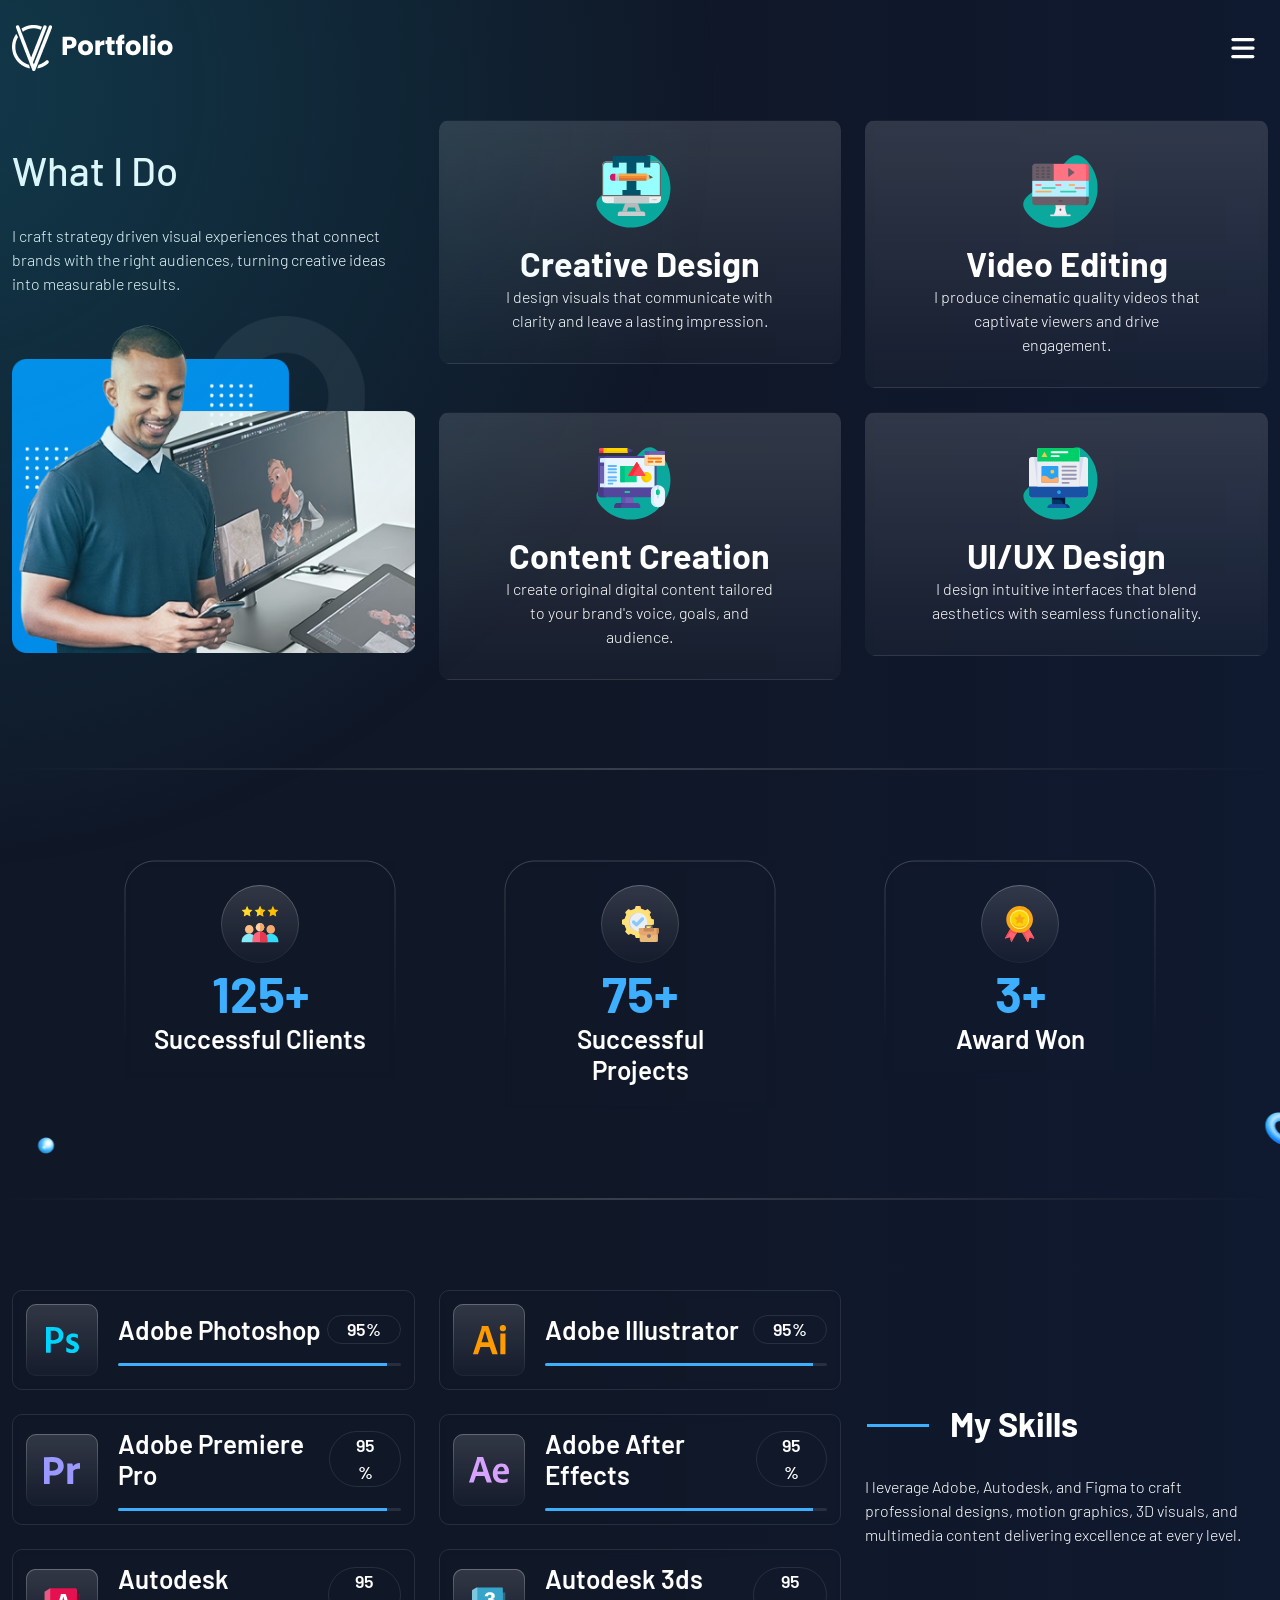
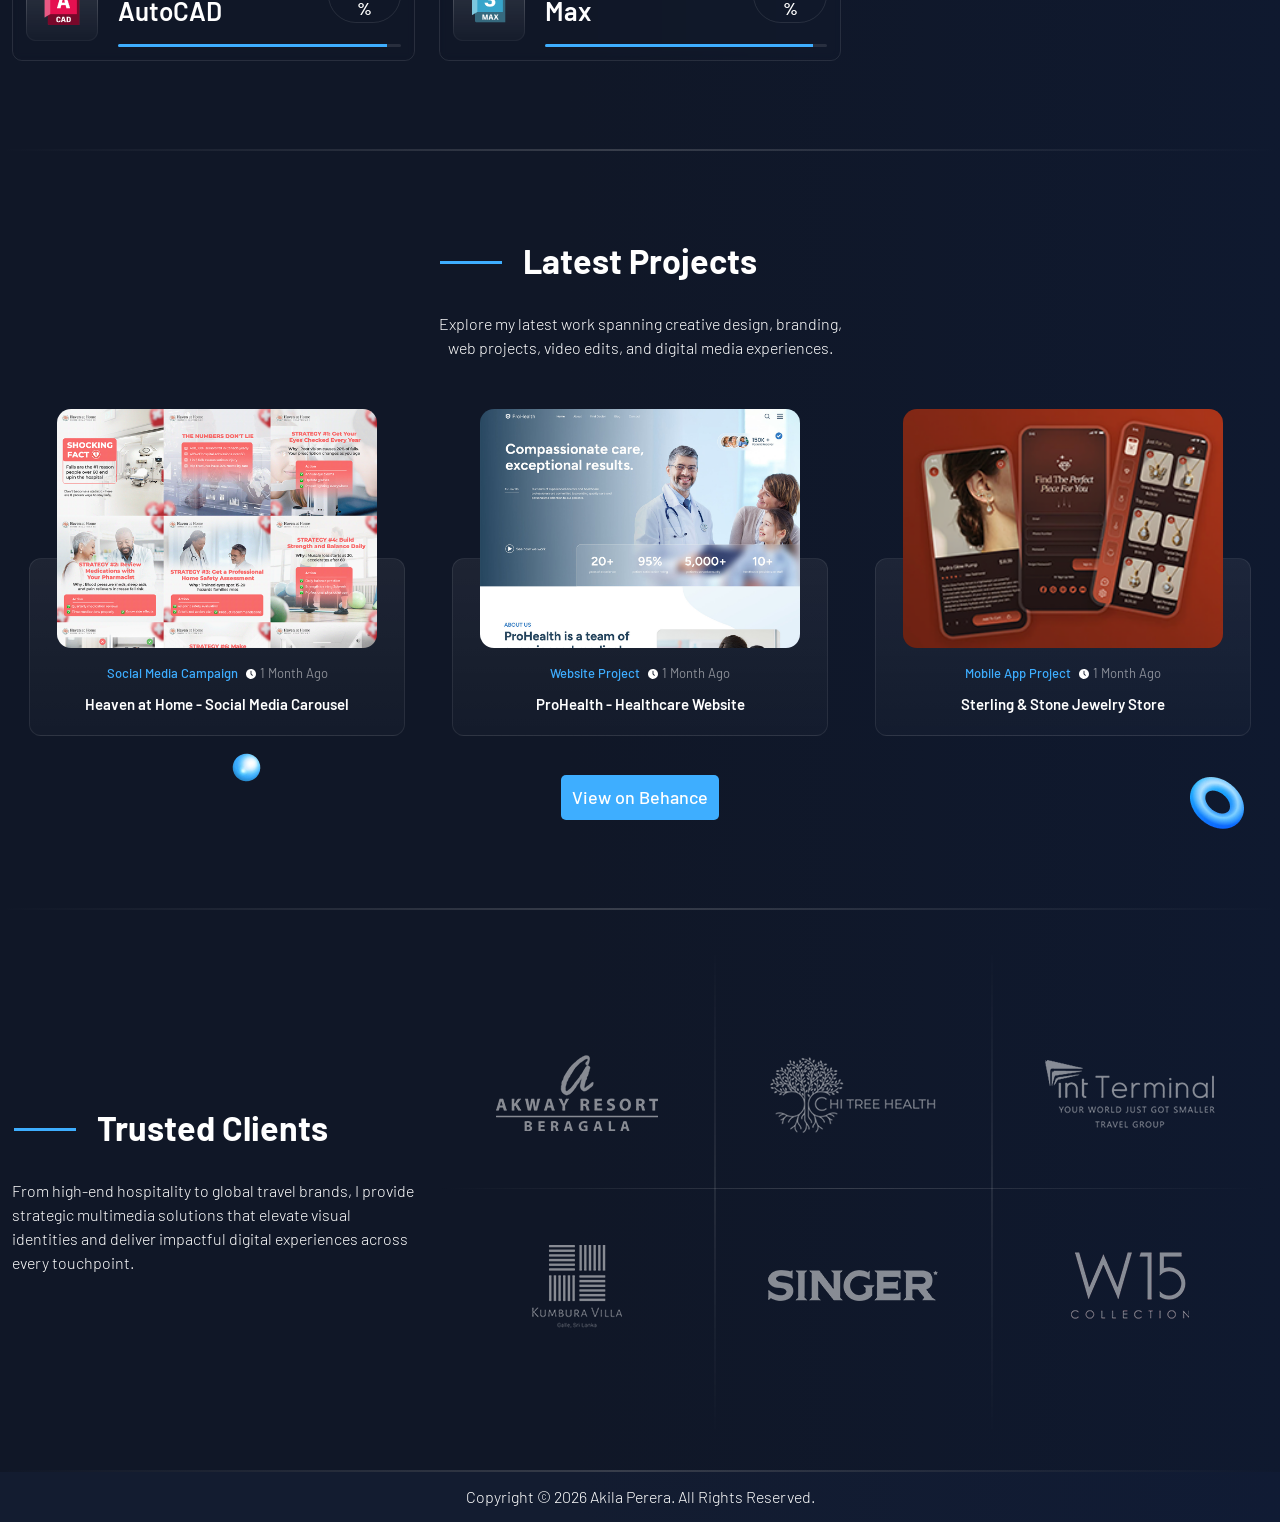
<file: Akila_Porfolio Website Revamp/services.html>
<!DOCTYPE html>
<html lang="en">
  <!-- Begin Head -->
  <head>
    <!--=== Required meta tags ===-->
    <meta charset="utf-8" />
    <meta name="viewport" content="width=device-width, initial-scale=1, shrink-to-fit=no" />

    <!-- ===== SEO: Primary Meta Tags ===== -->
    <title>Multimedia Design Services | Graphic Design, Video Editing & UI/UX – Akila Perera Sri Lanka</title>
    <meta name="description" content="Akila Perera offers professional multimedia design services in Sri Lanka including graphic design, video editing, UI/UX design, content creation, and branding. 13+ years of experience." />
    <meta name="keywords" content="Multimedia Design Services Sri Lanka, Graphic Design Services, Video Editing Services, UI UX Design Services, Content Creation, Branding Services, Freelance Designer Colombo, Akila Perera Services" />
    <meta name="author" content="Akila Perera" />
    <meta name="robots" content="index, follow" />
    <link rel="canonical" href="https://www.pixelbunch.lk/services.html" />

    <!-- ===== SEO: Open Graph / Facebook ===== -->
    <meta property="og:type" content="website" />
    <meta property="og:url" content="https://www.pixelbunch.lk/services.html" />
    <meta property="og:title" content="Multimedia Design Services | Graphic Design, Video Editing & UI/UX – Akila Perera" />
    <meta property="og:description" content="Professional multimedia design services by Akila Perera in Sri Lanka. Creative design, video editing, UI/UX, branding, and content creation with 13+ years of experience." />
    <meta property="og:image" content="https://www.pixelbunch.lk/assets/images/Portfolio-image---2.png" />
    <meta property="og:locale" content="en_LK" />
    <meta property="og:site_name" content="Akila Perera – Pixel Bunch" />

    <!-- ===== SEO: Twitter Card ===== -->
    <meta name="twitter:card" content="summary_large_image" />
    <meta name="twitter:title" content="Multimedia Design Services | Akila Perera" />
    <meta name="twitter:description" content="Graphic design, video editing, UI/UX, branding, and content creation services in Sri Lanka by Akila Perera." />
    <meta name="twitter:image" content="https://www.pixelbunch.lk/assets/images/Portfolio-image---2.png" />

    <!-- ===== SEO: Structured Data (Service + Person) ===== -->
    <script type="application/ld+json">
    {
      "@context": "https://schema.org",
      "@graph": [
        {
          "@type": "Service",
          "@id": "https://www.pixelbunch.lk/services.html#service",
          "name": "Multimedia Design Services",
          "description": "Professional multimedia design services including graphic design, video editing, UI/UX design, content creation, and branding. Based in Sri Lanka with 13+ years of experience.",
          "provider": {
            "@type": "Person",
            "name": "Akila Perera",
            "@id": "https://www.pixelbunch.lk/#person"
          },
          "areaServed": {
            "@type": "Country",
            "name": "Sri Lanka"
          },
          "serviceType": ["Graphic Design", "Video Editing", "UI/UX Design", "Content Creation", "Branding"],
          "termsOfService": "https://www.pixelbunch.lk/contact.html",
          "hasOfferCatalog": {
            "@type": "OfferCatalog",
            "name": "Multimedia Design Services",
            "itemListElement": [
              {
                "@type": "Offer",
                "itemOffered": {
                  "@type": "Service",
                  "name": "Creative Design"
                }
              },
              {
                "@type": "Offer",
                "itemOffered": {
                  "@type": "Service",
                  "name": "Video Editing"
                }
              },
              {
                "@type": "Offer",
                "itemOffered": {
                  "@type": "Service",
                  "name": "Content Creation"
                }
              },
              {
                "@type": "Offer",
                "itemOffered": {
                  "@type": "Service",
                  "name": "UI/UX Design"
                }
              }
            ]
          }
        },
        {
          "@type": "WebPage",
          "@id": "https://www.pixelbunch.lk/services.html#webpage",
          "url": "https://www.pixelbunch.lk/services.html",
          "name": "Multimedia Design Services | Akila Perera",
          "description": "Professional graphic design, video editing, UI/UX, content creation, and branding services in Sri Lanka.",
          "isPartOf": {
            "@id": "https://www.pixelbunch.lk/#website"
          }
        }
      ]
    }
    </script>

    <!--=== custom css ===-->
    <link rel="stylesheet" href="assets/css/bootstrap.min.css" />
    <link rel="stylesheet" href="assets/css/swiper-bundle.css" />
    <link rel="shortcut icon" type="image/ico" href="assets/images/favicon.png" />
    <link rel="stylesheet" href="assets/css/style.css" />
    <link rel="stylesheet" href="assets/css/responsive.css" />
    <!--=== custom css ===-->
  </head>
  <body>
    <div class="cv_main_wrapper">
      <!-- Loader Start -->
      <div class="loader">
        <div class="spinner">
          <img src="assets/images/loader.gif" alt="Loading Akila Perera Services" class="img-fluid">
        </div>
      </div>
      <!-- Loader End -->

      <!-- Bottom To Top Start -->
      <div class="cv_top_icon">
        <a id="button" aria-label="Back to top">
          <img src="assets/images/gototop.svg" class="img-fluid" alt="Go to top">
        </a>
      </div>
      <!-- Bottom To Top End -->

      <!-- Header Section Start -->
      <header class="cv_header_wrapper" role="banner">
        <div class="cv_container container-fluid">
          <div class="row">
            <div class="col-12">
              <nav class="cv_navbar" aria-label="Main navigation">
                <div class="cv_logo">
                  <a href="index.html" aria-label="Akila Perera – Home">
                    <img src="assets/images/logo.png" class="img-fluid" alt="Akila Perera Logo">
                  </a>
                </div>
                <a href="javascript:void(0);" class="cv_toggle_btn" aria-label="Toggle navigation menu" aria-expanded="false">
                  <svg class="ham hamRotate ham7" viewBox="0 0 100 100" aria-hidden="true">
                    <path class="line top" d="m 70,33 h -40 c 0,0 -6,1.368796 -6,8.5 0,7.131204 6,8.5013 6,8.5013 l 20,-0.0013"></path>
                    <path class="line middle" d="m 70,50 h -40"></path>
                    <path class="line bottom" d="m 69.575405,67.073826 h -40 c -5.592752,0 -6.873604,-9.348582 1.371031,-9.348582 8.244634,0 19.053564,21.797129 19.053564,12.274756 l 0,-40"></path>
                  </svg>
                </a>
              </nav>
            </div>
          </div>
        </div>
      </header>
      <!-- Header Section End -->

      <!-- Navbar Start -->
      <nav class="cv_header_menu" aria-label="Site menu">
        <div class="container-fluid">
          <div class="row">
            <div class="col-12">
              <div class="cv_menus_wrapper">
                <ul class="cv_menus" role="menubar">
                  <li role="none"><a href="index.html" role="menuitem">Home</a></li>
                  <li role="none"><a href="about.html" role="menuitem">About</a></li>
                  <li role="none"><a href="portfolio.html" role="menuitem">Portfolio</a></li>
                  <li role="none"><a class="active" href="services.html" role="menuitem" aria-current="page">Services</a></li>
                  <li role="none"><a href="contact.html" role="menuitem">Contact</a></li>
                </ul>
                <div class="cv_header_social">
                  <h4>Follow Me</h4>
                  <ul aria-label="Social media links">
                    <li><a href="https://www.behance.net/akilaperera3" target="_blank" rel="noopener noreferrer" aria-label="Behance profile"><img src="assets/images/behance Icon.png" alt="Behance"></a></li>
                    <li><a href="https://www.linkedin.com/in/akilaperera93" target="_blank" rel="noopener noreferrer" aria-label="LinkedIn profile"><img src="assets/images/LinkedIn-Icon.png" alt="LinkedIn"></a></li>
                    <li><a href="https://www.pinterest.com/akiladevin93" target="_blank" rel="noopener noreferrer" aria-label="Pinterest profile"><img src="assets/images/pi.svg" alt="Pinterest"></a></li>
                    <li><a href="https://www.instagram.com/akiladevin93" target="_blank" rel="noopener noreferrer" aria-label="Instagram profile"><img src="assets/images/Instagram-Icon.png" alt="Instagram"></a></li>
                  </ul>
                </div>
              </div>
            </div>
          </div>
        </div>
      </nav>
      <!-- Navbar End -->

      <!-- Main Content Start -->
      <main id="main-content">
        <!-- Do Section Start -->
        <section class="cv_do_wrapper" aria-label="Multimedia design services offered">
          <div class="cv_container container-fluid">
            <div class="row align-items-center">
              <div class="col-xl-4">
                <div class="cv_do_heading">
                  <h1>What I Do</h1>
                  <p>I craft strategy driven visual experiences that connect brands with the right audiences, turning creative ideas into measurable results.</p>
                </div>
                <div class="cv_do_img">
                  <img src="assets/images/Portfolio-image---2.png" class="img-fluid" alt="Akila Perera – Multimedia Designer providing creative design services">
                </div>
              </div>
              <div class="col-xl-8">
                <div class="row">
                  <div class="col-sm-6">
                    <div class="cv_do_box">
                      <div class="cv_do_icon">
                        <img src="assets/images/do-icon3.svg" alt="Creative Design icon">
                      </div>
                      <div class="cv_do_text">
                        <h2>Creative Design</h2>
                        <p>I design visuals that communicate with clarity and leave a lasting impression.</p>
                      </div>
                    </div>
                  </div>
                  <div class="col-sm-6">
                    <div class="cv_do_box">
                      <div class="cv_do_icon">
                        <img src="assets/images/do-icon5.png" alt="Video Editing icon">
                      </div>
                      <div class="cv_do_text">
                        <h2>Video Editing</h2>
                        <p>I produce cinematic quality videos that captivate viewers and drive engagement.</p>
                      </div>
                    </div>
                  </div>
                  <div class="col-sm-6">
                    <div class="cv_do_box">
                      <div class="cv_do_icon">
                        <img src="assets/images/do-icon2.svg" alt="Content Creation icon">
                      </div>
                      <div class="cv_do_text">
                        <h2>Content Creation</h2>
                        <p>I create original digital content tailored to your brand's voice, goals, and audience.</p>
                      </div>
                    </div>
                  </div>
                  <div class="col-sm-6">
                    <div class="cv_do_box">
                      <div class="cv_do_icon">
                        <img src="assets/images/do-icon1.svg" alt="UI/UX Design icon">
                      </div>
                      <div class="cv_do_text">
                        <h2>UI/UX Design</h2>
                        <p>I design intuitive interfaces that blend aesthetics with seamless functionality.</p>
                      </div>
                    </div>
                  </div>
                </div>
              </div>
            </div>
          </div>
        </section>
        <!-- Do Section End -->

        <!-- Award Section Start -->
        <section class="cv_award_wrapper" aria-label="Achievement statistics">
          <div class="container">
            <div class="row justify-content-center">
              <div class="col-md-4 col-sm-6">
                <div class="cv_award_box">
                  <div class="cv_award_icon">
                    <img src="assets/images/award-1.svg" alt="Successful clients icon">
                  </div>
                  <div class="cv_award_text">
                    <h1><span class="timer" data-from="0" data-to="500" data-speed="2000"></span>+</h1>
                    <h3>Successful Clients</h3>
                  </div>
                </div>
              </div>
              <div class="col-md-4 col-sm-6">
                <div class="cv_award_box">
                  <div class="cv_award_icon">
                    <img src="assets/images/award-2.svg" alt="Successful projects icon">
                  </div>
                  <div class="cv_award_text">
                    <h1><span class="timer" data-from="0" data-to="300" data-speed="2000"></span>+</h1>
                    <h3>Successful Projects</h3>
                  </div>
                </div>
              </div>
              <div class="col-md-4 col-sm-6">
                <div class="cv_award_box">
                  <div class="cv_award_icon">
                    <img src="assets/images/award-3.svg" alt="Awards won icon">
                  </div>
                  <div class="cv_award_text">
                    <h1><span class="timer" data-from="0" data-to="10" data-speed="2000"></span>+</h1>
                    <h3>Award Won</h3>
                  </div>
                </div>
              </div>
            </div>
          </div>
        </section>
        <!-- Award Section End -->

        <!-- Skill Section Start -->
        <section class="cv_skill_wrapper" aria-label="Technical skills and expertise">
          <div class="cv_container container-fluid">
            <div class="row align-items-center">
              <div class="col-xl-8">
                <div class="row">
                  <div class="col-md-6">
                    <div class="cv_skill_box">
                      <div class="cv_skill_icon">
                        <img src="assets/images/skill-2.svg" alt="Adobe Photoshop icon">
                      </div>
                      <div class="cv_skill_progress">
                        <div class="cv_skill_text">
                          <h3>Adobe Photoshop</h3>
                          <p>95%</p>
                        </div>
                        <div class="cv_skill_bar">
                          <div class="progress">
                            <div class="progress-bar" role="progressbar" style="width: 95%" aria-valuenow="95" aria-valuemin="0" aria-valuemax="100"></div>
                          </div>
                        </div>
                      </div>
                    </div>
                  </div>
                  <div class="col-md-6">
                    <div class="cv_skill_box">
                      <div class="cv_skill_icon">
                        <img src="assets/images/skill-3.svg" alt="Adobe Illustrator icon">
                      </div>
                      <div class="cv_skill_progress">
                        <div class="cv_skill_text">
                          <h3>Adobe Illustrator</h3>
                          <p>95%</p>
                        </div>
                        <div class="cv_skill_bar">
                          <div class="progress">
                            <div class="progress-bar" role="progressbar" style="width: 95%" aria-valuenow="95" aria-valuemin="0" aria-valuemax="100"></div>
                          </div>
                        </div>
                      </div>
                    </div>
                  </div>
                  <div class="col-md-6">
                    <div class="cv_skill_box">
                      <div class="cv_skill_icon">
                        <img src="assets/images/skill-6.svg" alt="Adobe Premiere Pro icon">
                      </div>
                      <div class="cv_skill_progress">
                        <div class="cv_skill_text">
                          <h3>Adobe Premiere Pro</h3>
                          <p>95%</p>
                        </div>
                        <div class="cv_skill_bar">
                          <div class="progress">
                            <div class="progress-bar" role="progressbar" style="width: 95%" aria-valuenow="95" aria-valuemin="0" aria-valuemax="100"></div>
                          </div>
                        </div>
                      </div>
                    </div>
                  </div>
                  <div class="col-md-6">
                    <div class="cv_skill_box">
                      <div class="cv_skill_icon">
                        <img src="assets/images/skill-4.svg" alt="Adobe After Effects icon">
                      </div>
                      <div class="cv_skill_progress">
                        <div class="cv_skill_text">
                          <h3>Adobe After Effects</h3>
                          <p>95%</p>
                        </div>
                        <div class="cv_skill_bar">
                          <div class="progress">
                            <div class="progress-bar" role="progressbar" style="width: 95%" aria-valuenow="95" aria-valuemin="0" aria-valuemax="100"></div>
                          </div>
                        </div>
                      </div>
                    </div>
                  </div>
                  <div class="col-md-6">
                    <div class="cv_skill_box">
                      <div class="cv_skill_icon">
                        <img src="assets/images/skill-7.png" alt="Autodesk AutoCAD icon">
                      </div>
                      <div class="cv_skill_progress">
                        <div class="cv_skill_text">
                          <h3>Autodesk AutoCAD</h3>
                          <p>95%</p>
                        </div>
                        <div class="cv_skill_bar">
                          <div class="progress">
                            <div class="progress-bar" role="progressbar" style="width: 95%" aria-valuenow="95" aria-valuemin="0" aria-valuemax="100"></div>
                          </div>
                        </div>
                      </div>
                    </div>
                  </div>
                  <div class="col-md-6">
                    <div class="cv_skill_box">
                      <div class="cv_skill_icon">
                        <img src="assets/images/skill-8.png" alt="Autodesk 3ds Max icon">
                      </div>
                      <div class="cv_skill_progress">
                        <div class="cv_skill_text">
                          <h3>Autodesk 3ds Max</h3>
                          <p>95%</p>
                        </div>
                        <div class="cv_skill_bar">
                          <div class="progress">
                            <div class="progress-bar" role="progressbar" style="width: 95%" aria-valuenow="95" aria-valuemin="0" aria-valuemax="100"></div>
                          </div>
                        </div>
                      </div>
                    </div>
                  </div>
                </div>
              </div>
              <div class="col-xl-4">
                <div class="cv_exp_info">
                  <div class="cv_exp_heading">
                    <h2>My Skills</h2>
                    <p>I leverage Adobe, Autodesk, and Figma to craft professional designs, motion graphics, 3D visuals, and multimedia content delivering excellence at every level.</p>
                  </div>
                </div>
              </div>
            </div>
          </div>
        </section>
        <!-- Skill Section End -->
        <!-- Project Section Start -->
        <section class="cv_project_wrapper" aria-label="Latest design projects">
          <div class="cv_container container-fluid">
            <div class="row">
              <div class="col-12">
                <div class="cv_sec_heading">
                  <h2>Latest Projects</h2>
                  <p>Explore my latest work spanning creative design, branding, web projects, video edits, and digital media experiences.</p>
                </div>
              </div>
              <div class="col-12">
                <div class="cv_project_content">
                  <div class="cv_project_box">
                    <div class="cv_project_img">
                      <img src="assets/images/Lastest-Project---1.png" class="img-fluid" alt="Heaven at Home Social Media Campaign design">
                    </div>
                    <div class="cv_project_text">
                      <div class="cv_project_heading">
                        <p>Social Media Campaign</p>
                        <span>
                          <img src="assets/images/time.svg" alt="Time icon">
                          1 Month Ago
                        </span>
                      </div>
                      <div class="cv_project_title">
                        <p>Heaven at Home - Social Media Carousel</p>
                      </div>
                    </div>
                  </div>
                  <div class="cv_project_box">
                    <div class="cv_project_img">
                      <img src="assets/images/Lastest-Project---2.png" class="img-fluid" alt="ProHealth Healthcare Website design">
                    </div>
                    <div class="cv_project_text">
                      <div class="cv_project_heading">
                        <p>Website Project</p>
                        <span>
                          <img src="assets/images/time.svg" alt="Time icon">
                          1 Month Ago
                        </span>
                      </div>
                      <div class="cv_project_title">
                        <p>ProHealth - Healthcare Website</p>
                      </div>
                    </div>
                  </div>
                  <div class="cv_project_box">
                    <div class="cv_project_img">
                      <img src="assets/images/Lastest-Project---3.png" class="img-fluid" alt="Sterling and Stone Jewelry Store mobile app design">
                    </div>
                    <div class="cv_project_text">
                      <div class="cv_project_heading">
                        <p>Mobile App Project</p>
                        <span>
                          <img src="assets/images/time.svg" alt="Time icon">
                          1 Month Ago
                        </span>
                      </div>
                      <div class="cv_project_title">
                        <p>Sterling & Stone Jewelry Store</p>
                      </div>
                    </div>
                  </div>
                </div>
              </div>
              <div class="col-12">
                <div class="cv_bottom_btn">
                  <a href="https://www.behance.net/akilaperera3" target="_blank" rel="noopener noreferrer" class="cv_btn" aria-label="View full portfolio on Behance">View on Behance</a>
                </div>
              </div>
            </div>
          </div>
        </section>
        <!-- Project Section End -->
        <!-- Client Section Start -->
        <section class="cv_client_wrapper" aria-label="Trusted client list">
          <div class="cv_container container-fluid">
            <div class="row align-items-center">
              <div class="col-xl-4">
                <div class="cv_exp_info">
                  <div class="cv_client_heading">
                    <h2>Trusted Clients</h2>
                    <p>From high-end hospitality to global travel brands, I provide strategic multimedia solutions that elevate visual identities and deliver impactful digital experiences across every touchpoint.</p>
                  </div>
                </div>
              </div>
              <div class="col-xl-8">
                <div class="cv_client_info">
                  <div class="cv_client_box">
                    <div class="cv_client_img">
                      <img src="assets/images/client-1.png" alt="Client logo 1">
                    </div>
                    <div class="cv_client_img">
                      <img src="assets/images/client-2.png" alt="Client logo 2">
                    </div>
                    <div class="cv_client_img">
                      <img src="assets/images/client-3.png" alt="Client logo 3">
                    </div>
                  </div>
                  <div class="cv_client_box">
                    <div class="cv_client_img">
                      <img src="assets/images/client-4.png" alt="Client logo 4">
                    </div>
                    <div class="cv_client_img">
                      <img src="assets/images/client-5.png" alt="Client logo 5">
                    </div>
                    <div class="cv_client_img">
                      <img src="assets/images/client-6.png" alt="Client logo 6">
                    </div>
                  </div>
                </div>
              </div>
            </div>
          </div>
        </section>
        <!-- Client Section End -->
      </main>
      <!-- Main Content End -->

      <!-- Footer Section Start -->
      <footer class="cv_footer_wrapper" role="contentinfo">
        <div class="container">
          <div class="row">
            <div class="col-12">
              <div class="cv_footer_text">
                <p>Copyright &copy; <span id="copyYear"></span> Akila Perera. All Rights Reserved.</p>
              </div>
            </div>
          </div>
        </div>
      </footer>
      <!-- Footer Section End -->
    </div>

    <div class="cv_mobile_page_nav" aria-label="Quick page navigation">
      <a href="index.html" title="Home"><svg viewBox="0 0 24 24"><path d="M3 9l9-7 9 7v11a2 2 0 0 1-2 2H5a2 2 0 0 1-2-2z"/><polyline points="9 22 9 12 15 12 15 22"/></svg></a>
      <a href="about.html" title="About"><svg viewBox="0 0 24 24"><path d="M20 21v-2a4 4 0 0 0-4-4H8a4 4 0 0 0-4 4v2"/><circle cx="12" cy="7" r="4"/></svg></a>
      <a href="portfolio.html" title="Portfolio"><svg viewBox="0 0 24 24"><rect x="3" y="3" width="7" height="7"/><rect x="14" y="3" width="7" height="7"/><rect x="14" y="14" width="7" height="7"/><rect x="3" y="14" width="7" height="7"/></svg></a>
      <a href="Services.html" class="active" title="Services"><svg viewBox="0 0 24 24"><polygon points="12 2 15.09 8.26 22 9.27 17 14.14 18.18 21.02 12 17.77 5.82 21.02 7 14.14 2 9.27 8.91 8.26 12 2"/></svg></a>
      <a href="contact.html" title="Contact"><svg viewBox="0 0 24 24"><path d="M4 4h16c1.1 0 2 .9 2 2v12c0 1.1-.9 2-2 2H4c-1.1 0-2-.9-2-2V6c0-1.1.9-2 2-2z"/><polyline points="22,6 12,13 2,6"/></svg></a>
    </div>

    <nav class="cv_mobile_nav" aria-label="Mobile bottom navigation">
      <a href="index.html" class="cv_mobile_nav_item">
        <svg viewBox="0 0 24 24"><path d="M3 9l9-7 9 7v11a2 2 0 0 1-2 2H5a2 2 0 0 1-2-2z"/><polyline points="9 22 9 12 15 12 15 22"/></svg>
        <span>Home</span>
      </a>
      <a href="about.html" class="cv_mobile_nav_item">
        <svg viewBox="0 0 24 24"><path d="M20 21v-2a4 4 0 0 0-4-4H8a4 4 0 0 0-4 4v2"/><circle cx="12" cy="7" r="4"/></svg>
        <span>About</span>
      </a>
      <a href="portfolio.html" class="cv_mobile_nav_item">
        <svg viewBox="0 0 24 24"><rect x="3" y="3" width="7" height="7"/><rect x="14" y="3" width="7" height="7"/><rect x="14" y="14" width="7" height="7"/><rect x="3" y="14" width="7" height="7"/></svg>
        <span>Work</span>
      </a>
      <a href="Services.html" class="cv_mobile_nav_item active">
        <svg viewBox="0 0 24 24"><polygon points="12 2 15.09 8.26 22 9.27 17 14.14 18.18 21.02 12 17.77 5.82 21.02 7 14.14 2 9.27 8.91 8.26 12 2"/></svg>
        <span>Services</span>
      </a>
      <a href="contact.html" class="cv_mobile_nav_item">
        <svg viewBox="0 0 24 24"><path d="M4 4h16c1.1 0 2 .9 2 2v12c0 1.1-.9 2-2 2H4c-1.1 0-2-.9-2-2V6c0-1.1.9-2 2-2z"/><polyline points="22,6 12,13 2,6"/></svg>
        <span>Contact</span>
      </a>
    </nav>

    <!--=== Optional JavaScript ===-->
    <script src="assets/js/jquery.min.js"></script>
    <script src="assets/js/bootstrap.min.js"></script>
    <script src="assets/js/swiper-bundle.min.js"></script>
    <script src="assets/js/SmoothScroll.min.js"></script>
    <script src="assets/js/isotope.pkgd.min.js"></script>
    <script src="assets/js/jquery.appear.js"></script>
    <script src="assets/js/jquery.countTo.js"></script>
    <script src="assets/js/ityped.min.js"></script>
    <script src="assets/js/custom.js"></script>
    
    <!-- Copyright year dynamic update -->
    <script>
      document.addEventListener('DOMContentLoaded', function() {
        const yearSpan = document.getElementById('copyYear');
        if (yearSpan) yearSpan.textContent = new Date().getFullYear();
      });
      
      // Loader hide after page load
      $(window).on('load', function() {
        setTimeout(function() { 
          $('.loader').fadeOut(); 
          $('.spinner').fadeOut('slow'); 
        }, 500);
      });
      setTimeout(function() { 
        $('.loader').hide(); 
      }, 3000);
    </script>
    <!--=== Optional JavaScript ===-->
  </body>
</html>
</file>
<file: Akila_Porfolio Website Revamp/assets/css/style.css>
/*
[Master Stylesheet] 
Project: Resume Html
-------------------------------------------------------------------*/
/********************************************************
    body start
 *******************************************************/
@import url('https://fonts.googleapis.com/css2?family=Barlow:wght@300;400;500;600;700;800;900&display=swap');

:root {
    --cv-primary-color: #3EAEFF;
    --cv-secoundry-color: #D252FF;
    --cv-white-color: #ffffff;
    --cv-black-color: #000707;
    --cv-transition: all 0.3s;
    --cv-box-shadow: 0 0 20px 0 rgba(62, 28, 131, 0.1);
}

html {
    scroll-behavior: smooth;
}

*,
*:before,
*:after {
    box-sizing: border-box;
    -webkit-box-sizing: border-box;
    -moz-box-sizing: border-box;
}

body {
    margin: 0;
    padding: 0;
    box-sizing: border-box;
    -webkit-font-smoothing: antialiased;
    font-family: 'Barlow', sans-serif;
    font-size: 16px;
    font-weight: 300;
    color: var(--cv-white-color);
    position: relative;
    background-color: #0F192F;
}

*::-webkit-scrollbar-track {
    -webkit-box-shadow: inset 0 0 6px rgba(0, 0, 0, 0.3);
    background-color: #F5F5F5;
    border-radius: 10px;
}

*::-webkit-scrollbar {
    width: 4px;
    background-color: #F5F5F5;
}

*::-webkit-scrollbar-thumb {
    border-radius: 1rem;
    background: var(--cv-primary-color);
    min-height: 150px;
}

a,
a:hover,
a:focus,
button,
button:hover,
button:focus {
    text-decoration: none;
    -webkit-transition: var(--cv-transition);
    -moz-transition: var(--cv-transition);
    -ms-transition: var(--cv-transition);
    -o-transition: var(--cv-transition);
    transition: var(--cv-transition);
}

h1,
h2,
h3,
h4,
h5,
h6 {
    -webkit-transition: var(--cv-transition);
    -moz-transition: var(--cv-transition);
    -ms-transition: var(--cv-transition);
    -o-transition: var(--cv-transition);
    transition: var(--cv-transition);
    margin: 0;
    padding: 0;
    word-break: break-word;
    text-transform: none;
}

h2 {
    font-size: 34px;
    font-weight: 700;
}

h3 {
    font-size: 26px;
    font-weight: 600;
}

h4 {
    font-size: 24px;
    font-weight: 500;
}

h5 {
    font-size: 20px;
    font-weight: 600;
}

input,
textarea,
select,
button,
label,
svg,
svg path,
svg rect,
svg polygon,
img,
a,
:after,
:before,
:hover,
:focus {
    outline: none !important;
    box-shadow: none;
    border: none;
}

input::-webkit-outer-spin-button,
input::-webkit-inner-spin-button {
    -webkit-appearance: none;
    margin: 0;
}

input[type=number] {
    -moz-appearance: textfield;
}

ul {
    padding: 0;
    margin: 0;
    list-style-type: none;
}

p {
    margin: 0px;
    word-break: break-word;
}

.cv_main_wrapper {
    width: 100%;
    height: 100%;
    position: relative;
    background-image: linear-gradient(90deg, #131c30 6%, #101b34 100%);
    background-image: linear-gradient(90deg, #101727 44.35%, #0F192F 100.68%);
    background-repeat: no-repeat;
    background-size: cover;
}

section {
    padding: 90px 0;
}

.row {
    row-gap: 24px;
}

.cv_bottom_btn a {
    margin: 15px auto 0;
}


/********************************************************
    Go to Top Style
 *******************************************************/

.cv_top_icon a {
    display: flex;
    background-color: var(--cv-primary-color);
    width: 60px;
    height: 60px;
    justify-content: center;
    align-items: center;
    border-radius: 50px;
    position: fixed;
    bottom: 20px;
    right: 20px;
    transition: var(--cv-transition) opacity 0;
    visibility: hidden;
    z-index: 1000;
    cursor: pointer;
    animation: border-transform 4s linear infinite alternate forwards;
}

@keyframes border-transform {
    0% {
        border-radius: 63% 37% 54% 46%/55% 48% 52% 45%;
        transform: translateY(0px);
    }

    14% {
        border-radius: 40% 60% 54% 46%/49% 60% 40% 51%;
    }

    28% {
        border-radius: 54% 46% 38% 62%/49% 70% 30% 51%;
    }

    42% {
        border-radius: 61% 39% 55% 45%/61% 38% 62% 39%;
    }

    56% {
        border-radius: 61% 39% 67% 33%/70% 50% 50% 30%;
    }

    70% {
        border-radius: 50% 50% 34% 66%/56% 68% 32% 44%;
    }

    84% {
        border-radius: 46% 54% 50% 50%/35% 61% 39% 65%;
    }

    100% {
        border-radius: 63% 37% 54% 46%/55% 48% 52% 45%;
        transform: translateY(-20px);
    }
}

.cv_top_icon a:active {
    background-color: var(--cv-black-color);
}

.cv_top_icon a.show {
    opacity: 1;
    visibility: visible;
}

/* Pink circle — sits to the LEFT of the blue go-to-top button */
.cv_pink_ring {
    position: fixed;
    bottom: 24px;
    right: 90px;
    /* blue button right:20px + width 60px + 10px gap */
    width: 42px;
    height: 42px;
    object-fit: contain;
    z-index: 1000;
    opacity: 0;
    visibility: hidden;
    animation: pink_ring_float 3.5s ease-in-out infinite alternate;
    pointer-events: none;
    transition: opacity 0.3s, visibility 0.3s;
}

.cv_pink_ring.show {
    opacity: 1;
    visibility: visible;
}

@keyframes pink_ring_float {
    0% {
        transform: translateY(0) scale(1);
    }

    100% {
        transform: translateY(-8px) scale(1.05);
    }
}


/********************************************************
    Loader Style
 *******************************************************/
.loader {
    position: fixed;
    top: 0;
    left: 0;
    bottom: 0;
    right: 0;
    margin: auto;
    z-index: 999999;
    display: flex;
    justify-content: center;
    align-items: center;
    background-color: #010101;
}

.loader img {
    width: 100px;
}

/********************************************************
    Button Style
 *******************************************************/

.cv_btn {
    position: relative;
    background-color: var(--cv-primary-color);
    color: var(--cv-white-color);
    font-size: 18px;
    font-weight: 500;
    padding: 0 10px;
    min-height: 45px;
    min-width: 146px;
    width: fit-content;
    display: flex;
    justify-content: center;
    align-items: center;
    border-radius: 5px;
    border: 1px solid transparent;
}

.cv_btn:hover {
    color: var(--cv-primary-color);
    background-color: transparent;
    letter-spacing: .5px;
    border: 1px solid var(--cv-primary-color);
}

/********************************************************
    Header Section Style
 *******************************************************/

.cv_header_wrapper {
    position: absolute;
    top: 0;
    left: 0;
    width: 100%;
    padding: 23px 0;
    z-index: 101;
}

.cv_navbar {
    display: flex;
    align-items: center;
    justify-content: space-between;
}

/********************************************************
    Navbar Section Style
 *******************************************************/
.cv_header_menu {
    position: fixed;
    z-index: 100;
    width: 100%;
    height: 100%;
    left: 0;
    top: 0;
    opacity: 0;
    visibility: hidden;
    transition: all 0.4s ease;
    display: flex;
    align-items: flex-end;
    padding: 70px 90px 70px 165px;
    background: rgba(0, 0, 0, 0.8);
    transform: scale3d(0, 0, 0);
    backdrop-filter: blur(0);
    transform-origin: top right;

}

.menu-open .cv_header_menu {
    opacity: 1;
    visibility: visible;
    background-color: rgba(28, 28, 28, 0.80);
    backdrop-filter: blur(8.5px);
    transform: scale3d(1, 1, 1);
}

.cv_menus_wrapper {
    display: flex;
    justify-content: space-between;
    align-items: flex-end;
    gap: 30px 60px;
}

.cv_menus_wrapper .cv_menus li {
    margin-bottom: 5px;
}

.cv_menus_wrapper .cv_menus li:last-child {
    margin-bottom: 0;
}


.cv_menus_wrapper .cv_menus li a {
    color: var(--cv-white-color);
    font-size: 62px;
    font-weight: 700;
    position: relative;
}

.cv_menus_wrapper .cv_menus li a::before {
    position: absolute;
    content: "";
    width: 56px;
    height: 4px;
    background-color: var(--cv-primary-color);
    top: 50%;
    left: -75px;
    opacity: 0;
    visibility: hidden;
    transition: var(--cv-transition);
}

.cv_menus_wrapper .cv_menus li a:hover,
.cv_menus_wrapper .cv_menus li a.active {
    color: var(--cv-primary-color);
}

.cv_menus_wrapper .cv_menus li a:hover::before,
.cv_menus_wrapper .cv_menus li a.active::before {
    visibility: visible;
    opacity: 1;
}

.cv_header_social {
    position: relative;
    margin-bottom: 15px;
}

.cv_header_social::before {
    position: absolute;
    content: "";
    width: 3px;
    height: 166px;
    background: var(--cv-primary-color);
    left: -30px;
    top: -17px;
}

.cv_header_social ul {
    display: inline-flex;
    gap: 30px;
    margin-top: 40px;
}

.cv_header_social ul li a img {
    transition: var(--cv-transition);
}

.cv_header_social ul li a:hover img {
    transform: rotate(360deg);
}

.ham {
    cursor: pointer;
    -webkit-tap-highlight-color: transparent;
    transition: transform 300ms;
    -moz-user-select: none;
    -webkit-user-select: none;
    -ms-user-select: none;
    user-select: none;
    width: 50px;
}

.menu-open .hamRotate {
    transform: rotate(45deg);
}

.line {
    fill: none;
    transition: stroke-dasharray 300ms, stroke-dashoffset 300ms;
    stroke: #fff;
    stroke-width: 6.5;
    stroke-linecap: round;
}

.ham7 .top {
    stroke-dasharray: 40 82;
}

.menu-open .ham7 .top {
    stroke-dasharray: 17 82;
    stroke-dashoffset: -62px;
}

.ham7 .middle {
    stroke-dasharray: 40 111;
}

.menu-open .ham7 .middle {
    stroke-dashoffset: 23px;
}

.ham7 .bottom {
    stroke-dasharray: 40 161;
}

.menu-open .ham7 .bottom {
    stroke-dashoffset: -83px;
}

/********************************************************
    Footer Section Style
*******************************************************/

.cv_footer_wrapper {
    background: linear-gradient(90deg, #131C30 44.35%, #101B34 100.68%);
    padding: 13px 0;
}

.cv_footer_text {
    text-align: center;
}

/* ---------------------------------------------
                                    1. Home Page
                                    --------------------------------------------- */

/********************************************************
    Banner Section Style
*******************************************************/

.cv_banner_wrapper {
    background-color: #0F192F;
    width: 100%;
    position: relative;
    padding-top: 100px;
    padding-bottom: 0;
    overflow: hidden;
    display: flex;
    align-items: flex-end;
}

.cv_banner_wrapper::before {
    content: "";
    position: absolute;
    /* Subtle radial gradient to soften grid in centre */
    background: radial-gradient(ellipse 80% 60% at 50% 50%, rgba(15, 25, 47, 0.6) 0%, transparent 100%);
    width: 100%;
    height: 100%;
    top: 0;
    left: 0;
    pointer-events: none;
    z-index: 0;
}

@keyframes cv_ud {
    0% {
        transform: translate(0)
    }

    to {
        transform: translateY(-10px)
    }
}


.cv_banner_wrapper .cv_container {
    width: 100%;
    display: flex;
    flex-direction: column;
    justify-content: center;
}

.cv_banner_img,
.cv_banner_img img,
.cv_banner_text,
.cv_banner_box {
    position: relative;
}

.cv_banner_img {
    position: relative;
    text-align: center;
    align-self: flex-end;
    margin-bottom: 0;
}

.cv_banner_right_col {
    display: flex;
    flex-direction: column;
    justify-content: flex-start;
    padding-top: 40px;
    padding-bottom: 30px;
}

.cv_banner_img::before {
    max-width: 660px;
    max-height: 696px;
    border-radius: 125px;
    background-color: #18c6da;
    content: "";
    position: absolute;
    width: 100%;
    height: 100%;
    left: 0;
    top: 55px;
    margin: auto;
}

.cv_banner_img .bnr-boy {
    z-index: 1;
}

@media (min-width: 768px) {
    .cv_banner_img .bnr-boy {
        transform: scaleX(-1);
    }
}

.cv_banner_img .bnr-line {
    position: absolute;
    right: -40px;
    top: -140px;
    animation: cv_ud 2.5s infinite alternate;
}

.cv_banner_img .bnr-star {
    position: absolute;
    left: -35px;
    bottom: 110px;
    animation: cv_ud 2.5s infinite alternate;
}

.cv_banner_img .bnr-sqr {
    display: none !important;
}

@media (min-width: 768px) and (max-width: 1199.98px) {
    .cv_banner_img::after {
        content: '';
        position: absolute;
        width: 9px;
        height: 9px;
        border-radius: 50%;
        background: rgba(255, 255, 255, 0.88);
        box-shadow:
            0px 0px 0 rgba(255, 255, 255, 0.88),
            26px 0px 0 rgba(255, 255, 255, 0.88),
            52px 0px 0 rgba(255, 255, 255, 0.88),
            78px 0px 0 rgba(255, 255, 255, 0.88),
            0px 26px 0 rgba(255, 255, 255, 0.88),
            26px 26px 0 rgba(255, 255, 255, 0.88),
            52px 26px 0 rgba(255, 255, 255, 0.88),
            78px 26px 0 rgba(255, 255, 255, 0.88),
            0px 52px 0 rgba(255, 255, 255, 0.88),
            26px 52px 0 rgba(255, 255, 255, 0.88),
            52px 52px 0 rgba(255, 255, 255, 0.88),
            78px 52px 0 rgba(255, 255, 255, 0.88),
            0px 78px 0 rgba(255, 255, 255, 0.88),
            26px 78px 0 rgba(255, 255, 255, 0.88),
            52px 78px 0 rgba(255, 255, 255, 0.88),
            78px 78px 0 rgba(255, 255, 255, 0.88),
            0px 104px 0 rgba(255, 255, 255, 0.88),
            26px 104px 0 rgba(255, 255, 255, 0.88),
            52px 104px 0 rgba(255, 255, 255, 0.88),
            78px 104px 0 rgba(255, 255, 255, 0.88);
        left: calc(50% - 180px);
        top: 33%;
        pointer-events: none;
        z-index: 0;
        animation: cv_ud 2.5s infinite alternate;
    }
}

@media (min-width: 1200px) {
    .cv_banner_img::after {
        content: '';
        position: absolute;
        width: 9px;
        height: 9px;
        border-radius: 50%;
        background: rgba(255, 255, 255, 0.88);
        box-shadow:
            0px 0px 0 rgba(255, 255, 255, 0.88),
            26px 0px 0 rgba(255, 255, 255, 0.88),
            52px 0px 0 rgba(255, 255, 255, 0.88),
            78px 0px 0 rgba(255, 255, 255, 0.88),
            0px 26px 0 rgba(255, 255, 255, 0.88),
            26px 26px 0 rgba(255, 255, 255, 0.88),
            52px 26px 0 rgba(255, 255, 255, 0.88),
            78px 26px 0 rgba(255, 255, 255, 0.88),
            0px 52px 0 rgba(255, 255, 255, 0.88),
            26px 52px 0 rgba(255, 255, 255, 0.88),
            52px 52px 0 rgba(255, 255, 255, 0.88),
            78px 52px 0 rgba(255, 255, 255, 0.88),
            0px 78px 0 rgba(255, 255, 255, 0.88),
            26px 78px 0 rgba(255, 255, 255, 0.88),
            52px 78px 0 rgba(255, 255, 255, 0.88),
            78px 78px 0 rgba(255, 255, 255, 0.88),
            0px 104px 0 rgba(255, 255, 255, 0.88),
            26px 104px 0 rgba(255, 255, 255, 0.88),
            52px 104px 0 rgba(255, 255, 255, 0.88),
            78px 104px 0 rgba(255, 255, 255, 0.88);
        left: 155px;
        top: 33%;
        pointer-events: none;
        z-index: 0;
        animation: cv_ud 2.5s infinite alternate;
    }
}

.cv_banner_text {
    margin-top: 20px;
}

.cv_banner_text h5 {
    display: inline-block;
    background-color: var(--cv-secoundry-color);
    border-radius: 51px;
    padding: 8px 25px;
    margin-bottom: 18px;
}

.cv_banner_text h1 {
    font-size: 70px;
    font-weight: 700;
    line-height: 1.1;
    min-height: 77px;
}

.bnr-hand-wrap {
    position: relative;
    display: inline-block;
    vertical-align: bottom;
    top: 18px;
}

.cv_banner_text h1 .bnr-hand-wrap img:not(.bnr-yellow-ring) {
    transform-origin: 70% 70%;
    animation: wave-animation 2.5s infinite;
    max-width: 80px;
    display: block;
}

.bnr-yellow-ring {
    position: absolute;
    width: 44px;
    height: 44px;
    object-fit: contain;
    bottom: 2px;
    left: -14px;
    animation: yellow_ring_bob 3.2s ease-in-out infinite alternate;
}

@keyframes yellow_ring_bob {
    0% {
        transform: translateY(0) rotate(-5deg);
    }

    100% {
        transform: translateY(-6px) rotate(5deg);
    }
}

@keyframes wave-animation {
    0% {
        transform: rotate(0.0deg)
    }

    10% {
        transform: rotate(14.0deg)
    }

    20% {
        transform: rotate(-8.0deg)
    }

    30% {
        transform: rotate(14.0deg)
    }

    40% {
        transform: rotate(-4.0deg)
    }

    50% {
        transform: rotate(10.0deg)
    }

    60% {
        transform: rotate(0.0deg)
    }

    100% {
        transform: rotate(0.0deg)
    }
}

.cv_banner_text .cv_profile_name {
    color: #2EE3B8;
}

.cv_banner_text a {
    margin: 25px 0 40px;
    position: relative;
}

.cv_banner_text a:hover ::before {
    opacity: 1;
    visibility: visible;
}

.cv_banner_box {
    border-radius: 14px;
    background-color: rgb(255 255 255 / 9%);
    border: 1px solid rgb(255 255 255 / 9%);
    box-shadow: none;
    padding: 30px;
    backdrop-filter: blur(6px);
    -webkit-backdrop-filter: blur(6px);
    text-align: center;
    position: relative;
    overflow: visible;
    margin-top: -20px;
}

.cv_banner_box p {
    margin-top: 10px;
    text-align: center;
}

.cv_banner_box_star {
    position: absolute;
    top: -22px;
    right: -18px;
    width: 52px;
    height: auto;
    pointer-events: none;
    z-index: 2;
    animation: float_star 3.5s ease-in-out infinite alternate;
}

/* -------------------------------------------------------
   Banner — Floating Social Media Sidebar (LEFT side)
   ------------------------------------------------------- */

.cv_bnr_social {
    display: none !important;
    position: absolute;
    left: 20px;
    top: 50%;
    transform: translateY(-50%);
    display: flex;
    flex-direction: column;
    align-items: center;
    gap: 18px;
    z-index: 10;
    animation: bnr_social_float 4s ease-in-out infinite alternate;
}

@keyframes bnr_social_float {
    0% {
        transform: translateY(-50%) translateY(0px);
    }

    100% {
        transform: translateY(-50%) translateY(-14px);
    }
}

.cv_bnr_social_line {
    display: block;
    width: 2px;
    height: 55px;
    border-radius: 2px;
    background: linear-gradient(180deg, transparent, var(--cv-primary-color), transparent);
}

.cv_bnr_social ul {
    display: flex;
    flex-direction: column;
    gap: 20px;
    align-items: center;
}

.cv_bnr_social ul li a {
    display: flex;
    align-items: center;
    justify-content: center;
    width: 40px;
    height: 40px;
    border-radius: 50%;
    background: rgba(255, 255, 255, 0.07);
    border: 1px solid rgba(255, 255, 255, 0.15);
    backdrop-filter: blur(6px);
    transition: var(--cv-transition);
}

.cv_bnr_social ul li a img {
    width: 18px;
    height: 18px;
    object-fit: contain;
    filter: brightness(0) invert(1);
    transition: var(--cv-transition);
}

.cv_bnr_social ul li a:hover {
    background: var(--cv-primary-color);
    border-color: var(--cv-primary-color);
    transform: scale(1.18);
    box-shadow: 0 0 16px rgba(62, 174, 255, 0.5);
}

.cv_bnr_social ul li a:hover img {
    filter: brightness(0) invert(1);
}

/* -------------------------------------------------------
   Banner — Floating Decorative Stars / Dots / Circles
   ------------------------------------------------------- */

/* --- Stars (✦ ✧) --- */
.bnr-float-star {
    position: absolute;
    color: var(--cv-primary-color);
    pointer-events: none;
    user-select: none;
    opacity: 0.7;
    animation: float_star 3.5s ease-in-out infinite alternate;
}

/*
   Positions match the reference design image:
     bnr-fs-1  → right side middle (sparkle)
     bnr-fs-2  → bottom center area (small sparkle)
     bnr-fs-3  → top-right near dot grid
     bnr-fs-4  → bottom-left small
     bnr-fs-5  → right-bottom corner small
*/
.bnr-fs-1 {
    font-size: 30px;
    top: 25%;
    left: 3%;
    animation-duration: 3.2s;
    animation-delay: 0s;
    color: #ffffff;
    z-index: 0;
}

.bnr-fs-2 {
    font-size: 14px;
    bottom: 12%;
    left: 48%;
    animation-duration: 4.1s;
    animation-delay: 0.8s;
    color: #3EAEFF;
}

.bnr-fs-3 {
    font-size: 16px;
    top: 18%;
    right: 7%;
    animation-duration: 3.7s;
    animation-delay: 0.4s;
    color: #ffffff;
}

.bnr-fs-4 {
    font-size: 12px;
    bottom: 22%;
    left: 20%;
    animation-duration: 4.5s;
    animation-delay: 1.2s;
    color: #D252FF;
}

.bnr-fs-5 {
    font-size: 20px;
    bottom: 8%;
    right: 5%;
    animation-duration: 3.0s;
    animation-delay: 0.6s;
    color: #2EE3B8;
}

@keyframes float_star {
    0% {
        transform: translateY(0) rotate(0deg);
        opacity: 0.5;
    }

    50% {
        opacity: 1;
    }

    100% {
        transform: translateY(-18px) rotate(20deg);
        opacity: 0.7;
    }
}

/* --- Dots --- */
.bnr-float-dot {
    position: absolute;
    border-radius: 50%;
    pointer-events: none;
    animation: float_dot 4s ease-in-out infinite alternate;
}

/*
   Dot grid clusters — top-right area + bottom-center (matching reference design)
   Each dot represents one node of a 3×3 grid pattern via box-shadow trick
*/
.bnr-fd-1 {
    width: 5px;
    height: 5px;
    background: rgba(255, 255, 255, 0.5);
    opacity: 0.7;
    top: 10%;
    right: 3%;
    animation-duration: 3.8s;
    animation-delay: 0.3s;
    box-shadow:
        14px 0 0 rgba(255, 255, 255, 0.5),
        28px 0 0 rgba(255, 255, 255, 0.5),
        0 14px 0 rgba(255, 255, 255, 0.5),
        14px 14px 0 rgba(255, 255, 255, 0.5),
        28px 14px 0 rgba(255, 255, 255, 0.5),
        0 28px 0 rgba(255, 255, 255, 0.5),
        14px 28px 0 rgba(255, 255, 255, 0.5),
        28px 28px 0 rgba(255, 255, 255, 0.5);
}

.bnr-fd-2 {
    width: 5px;
    height: 5px;
    background: rgba(255, 255, 255, 0.5);
    opacity: 0.6;
    bottom: 10%;
    left: 46%;
    animation-duration: 5.0s;
    animation-delay: 1.0s;
    box-shadow:
        14px 0 0 rgba(255, 255, 255, 0.5),
        28px 0 0 rgba(255, 255, 255, 0.5),
        0 14px 0 rgba(255, 255, 255, 0.5),
        14px 14px 0 rgba(255, 255, 255, 0.5),
        28px 14px 0 rgba(255, 255, 255, 0.5),
        0 28px 0 rgba(255, 255, 255, 0.5),
        14px 28px 0 rgba(255, 255, 255, 0.5),
        28px 28px 0 rgba(255, 255, 255, 0.5);
}

.bnr-fd-3 {
    width: 8px;
    height: 8px;
    background: #3EAEFF;
    opacity: 0.4;
    top: 45%;
    right: 3%;
    animation-duration: 4.3s;
    animation-delay: 0.7s;
}

@keyframes float_dot {
    0% {
        transform: translateY(0) scale(1);
    }

    100% {
        transform: translateY(-20px) scale(1.3);
    }
}

/* --- Rings / Circles --- */
.bnr-float-circle {
    position: absolute;
    border-radius: 50%;
    pointer-events: none;
    border: 2px solid transparent;
    animation: float_ring 5s ease-in-out infinite alternate;
}

/*
   bnr-fc-1 → top-right corner arc (large) — matching reference design
   bnr-fc-2 → bottom-left small ring — matching reference design
*/
.bnr-fc-1 {
    width: 90px;
    height: 90px;
    border-color: rgba(255, 255, 255, 0.18);
    border-width: 2px;
    top: 6%;
    right: 1%;
    animation-duration: 4.6s;
    animation-delay: 0.2s;
}

.bnr-fc-2 {
    width: 45px;
    height: 45px;
    border-color: rgba(210, 82, 255, 0.4);
    border-width: 2px;
    bottom: 18%;
    left: 3%;
    animation-duration: 5.2s;
    animation-delay: 1.5s;
}

@keyframes float_ring {
    0% {
        transform: translateY(0) rotate(0deg);
        opacity: 0.4;
    }

    100% {
        transform: translateY(-22px) rotate(45deg);
        opacity: 0.9;
    }
}

/* -------------------------------------------------------
   Responsive: social sidebar + decoratives
   ------------------------------------------------------- */
@media (max-width: 991px) {

    .bnr-yellow-circle,
    .bnr-yellow-dots {
        display: none;
    }
}

@media (max-width: 991px) {

    .bnr-float-circle,
    .bnr-float-dot {
        display: none !important;
    }

    .bnr-yellow-ring {
        display: none !important;
    }
}

/* Mobile social sidebar — hidden on phones */
@media (max-width: 767px) {
    .cv_bnr_social {
        display: none !important;
    }
}

/* -------------------------------------------------------
   Yellow Circle — near "Hello! I Am" text
   ------------------------------------------------------- */
.bnr-yellow-circle {
    display: none;
}

@media (min-width: 1200px) {
    .bnr-yellow-circle {
        display: block;
        position: relative;
        width: 55px;
        height: 55px;
        border-radius: 50%;
        border: 3px solid #F5C518;
        opacity: 0.8;
        margin-bottom: 20px;
        margin-left: 0;
        pointer-events: none;
        z-index: 2;
        animation: float_star 4s ease-in-out infinite alternate;
    }
}

/* -------------------------------------------------------
   Yellow Dot Grid — below main hero columns
   ------------------------------------------------------- */
.bnr-yellow-dots {
    position: absolute;
    width: 5px;
    height: 5px;
    border-radius: 50%;
    background: #F5C518;
    pointer-events: none;
    z-index: -1;
    bottom: 10px;
    left: -15px;
    transform: none;
    animation: yellow_dots_float 5s ease-in-out infinite alternate;
    /* 3 columns × 3 rows of yellow dots via box-shadow */
    box-shadow:
        0px 0px 0 #F5C518,
        16px 0px 0 #F5C518,
        32px 0px 0 #F5C518,
        0px 16px 0 #F5C518,
        16px 16px 0 #F5C518,
        32px 16px 0 #F5C518,
        0px 32px 0 #F5C518,
        16px 32px 0 #F5C518,
        32px 32px 0 #F5C518;
    opacity: 0.75;
}

@keyframes yellow_dots_float {
    0% {
        transform: translateY(0);
        opacity: 0.6;
    }

    100% {
        transform: translateY(6px);
        opacity: 0.9;
    }
}

/* ---------------------------------------------
                                    2. About Page
                                    --------------------------------------------- */

/********************************************************
    About Section Style
*******************************************************/

.cv_about_wrapper {
    padding: 120px 0 90px;
    background-image: url('../images/About-BG-Image-1.webp');
    background-repeat: no-repeat;
    background-position: center;
    background-size: cover;
    position: relative;
    overflow: hidden;
}

.cv_about_wrapper::before {
    content: "";
    position: absolute;
    background-image: url('../images/about-shaps.webp');
    background-repeat: no-repeat;
    background-size: auto;
    width: 100%;
    height: 100%;
    top: 125px;
    left: 50px;
    animation: cv_ud 2.5s infinite alternate;
}

.cv_about_wrapper::after {
    content: "";
    position: absolute;
    max-width: 1459px;
    height: 2px;
    background-image: linear-gradient(90deg, rgba(217, 217, 217, 0) 0%, rgba(217, 217, 217, 0.9999999999999999) 48%, rgba(217, 217, 217, 0) 100%);
    width: 100%;
    bottom: 0;
    opacity: 0.200;
    left: 50%;
    transform: translateX(-50%);
}

.cv_about_content {
    max-width: 1430px;
    margin: auto;
    display: flex;
    align-items: center;
    position: relative;
}

.cv_about_img {
    position: relative;
    z-index: 1;
}

.cv_about_img .cv_about_exp {
    position: absolute;
    border-radius: 10px;
    background-color: #ad00ff;
    display: flex;
    padding: 10px 30px;
    align-items: center;
    max-width: 221px;
    gap: 7px;
    top: 140px;
    left: -55px;
}

.cv_about_img .cv_about_rating {
    position: absolute;
    border-radius: 10px;
    background-color: #FF7A00;
    padding: 14px 32px;
    max-width: 221px;
    right: -50px;
    bottom: 157px;
    z-index: 1;
}

.cv_about_img .cv_about_rating span {
    display: flex;
    align-items: center;
    gap: 10px;
    line-height: normal;
}

.cv_about_img .cv_about_rating span h6 {
    font-size: 18px;
    font-weight: 600;
}

.cv_about_img .cv_about_rating p {
    font-size: 16px;
    font-weight: 600;
}

.cv_about_img .cv_about_exp h2 {
    font-size: 44px;
    word-break: keep-all;
}

.cv_about_img .cv_about_exp p {
    font-weight: 600;
    line-height: 1.2;
}

.cv_about_info {
    max-width: 934px;
    margin-top: 45px;
}

.cv_about_box {
    border-radius: 16px;
    background: rgba(255, 255, 255, 0.06);
    border: 1px solid rgba(255, 255, 255, 0.18);
    box-shadow:
        0 8px 32px rgba(0, 0, 0, 0.2),
        inset 0 1px 0 rgba(255, 255, 255, 0.25),
        inset 0 0 40px rgba(255, 255, 255, 0.03);
    backdrop-filter: blur(28px);
    -webkit-backdrop-filter: blur(28px);
    padding: 40px 90px 40px 130px;
    margin: 20px 0 23px -40px;
}

.cv_about_box p {
    margin-top: 15px;
}

.cv_about_info h2 {
    margin-left: 175px;
    position: relative;
    display: inline-block;
}

.cv_about_info h2::before {
    position: absolute;
    content: "";
    width: 62px;
    height: 3px;
    background-color: var(--cv-primary-color);
    top: 50%;
    left: -83px;
}

.cv_about_info .cv_about_btn {
    display: flex;
    gap: 20px;
    padding-left: 90px;
}

.cv_about_info .cv_about_btn a:first-child {
    min-width: 185px;
    background-color: #F43F5E;
}

.cv_about_info .cv_about_btn a:first-child:hover {
    background-color: transparent;
    color: #F43F5E;
    border: 1px solid #F43F5E;
}

/********************************************************
    Education Section Style
*******************************************************/

.cv_education_wrapper {
    position: relative;
    padding-bottom: 80px;
}

.cv_education_wrapper::after {
    content: "";
    position: absolute;
    max-width: 1459px;
    height: 2px;
    background-image: linear-gradient(90deg, rgba(217, 217, 217, 0) 0%, rgba(217, 217, 217, 0.9999999999999999) 48%, rgba(217, 217, 217, 0) 100%);
    width: 100%;
    bottom: 0;
    opacity: 0.200;
    left: 50%;
    transform: translateX(-50%);
}

.cv_edu_heading h2 {
    margin-left: 85px;
    position: relative;
    display: inline-block;
}

.cv_edu_heading h2::before {
    position: absolute;
    content: "";
    width: 62px;
    height: 3px;
    background-color: var(--cv-primary-color);
    top: 50%;
    left: -83px;
}

.cv_edu_heading p {
    margin-top: 30px;
    max-width: 405px;
}

.cv_edu_info {
    display: flex;
    align-items: flex-start;
    justify-content: center;
    flex-wrap: wrap;
    position: relative;
}

.cv_edu_info::before {
    content: "";
    position: absolute;
    max-width: 991px;
    height: 1px;
    background-image: linear-gradient(90deg, rgba(217, 217, 217, 0.00) 0%, #D9D9D9 48.44%, rgba(217, 217, 217, 0.00) 100%);
    width: 100%;
    top: 50%;
    opacity: 0.200;
    left: 50%;
    transform: translateX(-50%);
    z-index: 1;
}

.cv_edu_info::after {
    content: "";
    position: absolute;
    max-width: 478px;
    height: 1px;
    background-image: linear-gradient(90deg, rgba(217, 217, 217, 0.00) 0%, #D9D9D9 48.44%, rgba(217, 217, 217, 0.00) 100%);
    width: 100%;
    top: 50%;
    opacity: 0.200;
    left: 50%;
    transform: translateX(-50%) rotate(90deg);
    z-index: 1;
}

.cv_edu_box {
    max-width: 480px;
    width: 50%;
    min-width: 300px;
    background: transparent;
    border: 1px solid transparent;
    backdrop-filter: blur(3.5px);
    padding: 5px 25px 45px;
    transition: all 0.5s;
    cursor: pointer;
    position: relative;
    overflow: hidden;
}

.cv_edu_box.box-1 {
    border-radius: 11px 11px 0 11px;
}

.cv_edu_box.box-2 {
    border-radius: 11px 11px 11px 0;
}

.cv_edu_box.box-3 {
    border-radius: 11px 0 11px 11px;
}

.cv_edu_box.box-4 {
    border-radius: 0 11px 11px 11px;
}

.cv_edu_box:hover {
    border: 1px solid rgba(255, 255, 255, 10%);
}

.cv_edu_box::before {
    background: linear-gradient(180deg, rgba(62, 174, 255, 0.19) 0%, rgba(62, 174, 255, 0.03) 95.42%);
    content: "";
    width: 100%;
    position: absolute;
    height: 100%;
    left: 0;
    top: 0;
    z-index: -1;
    transform: scale(0);
    transition: all 0.5s;
    transform-origin: top left;
    border-radius: inherit;
}

.cv_edu_box:hover::before {
    transform: scale(1.0);
}

.cv_edu_title {
    display: flex;
    align-items: baseline;
    justify-content: space-between;
    flex-wrap: wrap;
    gap: 0 20px;
}

.cv_edu_title h1 {
    color: rgb(255 255 255 / 10%);
    font-size: clamp(28px, 3.5vw, 50px);
    font-weight: 600;
    white-space: nowrap;
}

.cv_edu_detail span {
    color: var(--cv-primary-color);
    font-size: 16px;
    font-weight: 500;
}

.cv_edu_detail p {
    margin-top: 5px;
}

/********************************************************
    Experience Section Style
*******************************************************/

.cv_experience_wrapper {
    background-image: url(https://via.placeholder.com/1920x594);
    background-repeat: no-repeat;
    background-position: center;
    background-size: cover;
    position: relative;
    overflow: hidden;
}

.cv_experience_wrapper::before {
    content: "";
    position: absolute;
    background-image: url('../images/exp_shaps.webp');
    background-repeat: no-repeat;
    background-size: auto;
    width: 100%;
    height: 100%;
    top: 30px;
    left: 0;
    animation: cv_ud 2.5s infinite alternate;
}

.cv_experience_wrapper::after {
    content: "";
    position: absolute;
    max-width: 1459px;
    height: 2px;
    background-image: linear-gradient(90deg, rgba(217, 217, 217, 0) 0%, rgba(217, 217, 217, 0.9999999999999999) 48%, rgba(217, 217, 217, 0) 100%);
    width: 100%;
    bottom: 0;
    opacity: 0.200;
    left: 50%;
    transform: translateX(-50%);
}

.cv_exp_box {
    position: relative;
    display: flex;
    align-items: center;
    background: linear-gradient(180deg, rgba(255, 255, 255, 0.09) 0%, rgba(255, 255, 255, 0.03) 95.42%);
    border: 1px solid transparent;
    backdrop-filter: blur(3.5px);
    border-radius: 10px;
    padding: 30px 40px;
    margin-bottom: 30px;
    transition: all 0.5s;
    cursor: pointer;
    gap: 20px;
}

.cv_exp_box:last-child {
    margin-bottom: auto;
}

.cv_exp_box:hover {
    border: 1px solid rgba(255, 255, 255, 10%);
}

.cv_exp_box::before {
    background: linear-gradient(180deg, rgba(62, 174, 255, 0.19) 0%, rgba(62, 174, 255, 0.03) 95.42%);
    content: "";
    width: 100%;
    position: absolute;
    height: 100%;
    left: 0;
    top: 0;
    z-index: -1;
    transform: scale(0);
    transition: all 0.5s;
    transform-origin: top left;
}

.cv_exp_box:hover::before {
    transform: scale(1.0);
}

.cv_exp_box .cv_exp_com {
    display: flex;
    align-items: center;
    gap: 10px 20px;
    width: 100%;
    justify-content: space-between;
    flex-wrap: wrap;
}

.cv_exp_box .cv_exp_com span {
    display: flex;
    align-items: center;
    gap: 0 5px;
    flex-wrap: wrap;
}

.cv_exp_box h2 {
    font-size: 40px;
    font-weight: 600;
    padding-right: 40px;
    position: relative;
    word-break: keep-all;
}

.cv_exp_box h2::before {
    content: "";
    position: absolute;
    width: 100px;
    height: 1px;
    background: linear-gradient(90deg, rgba(255, 255, 255, 0.00) 0%, #FFF 50.52%, rgba(255, 255, 255, 0.00) 100%);
    z-index: 1;
    transform: rotate(90deg);
    top: 50%;
    left: 15px;
}

.cv_exp_box .cv_exp_com h4 {
    line-height: normal;
    color: var(--cv-primary-color);
}

.cv_exp_info {
    display: flex;
    justify-content: flex-end;
    position: relative;
}

.cv_exp_heading h2 {
    margin-left: 85px;
    position: relative;
    display: inline-block;
}

.cv_exp_heading h2::before {
    position: absolute;
    content: "";
    width: 62px;
    height: 3px;
    background-color: var(--cv-primary-color);
    top: 50%;
    left: -83px;
}

.cv_exp_heading p {
    margin-top: 30px;
    max-width: 405px;
}

.cv_exp_heading ul {
    display: inline-flex;
    gap: 15px 20px;
    margin-top: 30px;
    flex-wrap: wrap;
}

.cv_exp_heading ul li a img {
    transition: var(--cv-transition);
}

.cv_exp_heading ul li a:hover img {
    transform: rotate(360deg);
}

/* ---------------------------------------------
                                    3. Portfolio Page
                                    --------------------------------------------- */

/********************************************************
    Portfolio Section Style
*******************************************************/

.cv_portfolio_wrapper {
    position: relative;
    padding: 120px 0 90px;
    background-image: url(https://via.placeholder.com/1920x1038);
    background-repeat: no-repeat;
    background-position: center;
    background-size: cover;
    overflow: hidden;
}

.cv_portfolio_wrapper::after {
    content: "";
    position: absolute;
    max-width: 1459px;
    height: 2px;
    background-image: linear-gradient(90deg, rgba(217, 217, 217, 0) 0%, rgba(217, 217, 217, 0.9999999999999999) 48%, rgba(217, 217, 217, 0) 100%);
    width: 100%;
    bottom: 0;
    opacity: 0.200;
    left: 50%;
    transform: translateX(-50%);
}

.cv_port_tab {
    display: flex;
    border-radius: 30px;
    border: 1px solid rgb(255 255 255 / 10%);
    max-width: 615px;
    margin: 0 auto 35px;
    justify-content: space-around;
    min-height: 50px;
    align-items: center;
}

.cv_port_tab li a {
    color: var(--cv-white-color);
    border-radius: 30px;
    background: transparent;
    padding: 10px 30px;
    min-height: 40px;
    min-width: 83px;
    display: flex;
    justify-content: center;
    align-items: center;
}

.cv_port_tab li a.active {
    background-color: var(--cv-primary-color);
}

.cv_tab_pane {
    display: none;
}

.cv_gallery_wrapper {
    display: flex;
    gap: 30px;
}

.cv_gallery_img {
    max-width: 100%;
    height: -webkit-fill-available;
    position: relative;
    overflow: hidden;
    border-radius: 10px;
    cursor: pointer;
}

.cv_gallery_item.item-1 {
    max-width: 665px;
    display: flex;
    gap: 30px;
    flex-wrap: wrap;
}

.cv_gallery_item.item-2 {
    display: flex;
    gap: 30px;
}

.cv_gallery_small {
    display: flex;
    gap: 30px;
    flex-wrap: wrap;
}

.cv_gallery_img.img-4 {
    min-width: 363px;
}

.cv_gallery_img .cv_gallery_hover {
    position: absolute;
    width: 100%;
    z-index: 1;
    bottom: 0;
    left: 0;
    background-image: linear-gradient(180deg, rgba(62, 174, 255, 0) 0%, rgba(62, 174, 255, 0.9999999999999999) 100%);
    padding: 15px 30px;
    min-height: 204px;
    display: flex;
    flex-direction: column;
    justify-content: end;
    transform: translateY(100%);
    transition: var(--cv-transition);
}

.cv_gallery_img img {
    object-fit: cover;
}

.cv_gallery_img:hover .cv_gallery_hover {
    transform: translateY(0)
}

.cv_gallery_img.img-1,
.cv_gallery_img.img-2,
.cv_gallery_img.img-5 {
    max-height: 342px;
}

.cv_gallery_img.img-1 img,
.cv_gallery_img.img-2 img,
.cv_gallery_img.img-5 img {
    min-height: 342px;
}

.cv_gallery_img.img-3,
.cv_gallery_img.img-6 {
    max-height: 242px;
}

.cv_gallery_img.img-3 img,
.cv_gallery_img.img-6 img {
    min-height: 242px;
}

/* ---------------------------------------------
                                    4. Portfolio Page
                                    --------------------------------------------- */

/********************************************************
    Do Section Style
*******************************************************/

.cv_do_wrapper {
    position: relative;
    padding: 120px 0 90px;
    background-image: url(https://via.placeholder.com/1920x743);
    background-repeat: no-repeat;
    background-position: center;
    background-size: cover;
    overflow: hidden;
}

.cv_do_wrapper::after {
    content: "";
    position: absolute;
    max-width: 1459px;
    height: 2px;
    background-image: linear-gradient(90deg, rgba(217, 217, 217, 0) 0%, rgba(217, 217, 217, 0.9999999999999999) 48%, rgba(217, 217, 217, 0) 100%);
    width: 100%;
    bottom: 0;
    opacity: 0.200;
    left: 50%;
    transform: translateX(-50%);
}

.cv_do_heading h2 {
    margin-left: 85px;
    position: relative;
    display: inline-block;
}

.cv_do_heading h2::before {
    position: absolute;
    content: "";
    width: 62px;
    height: 3px;
    background-color: var(--cv-primary-color);
    top: 50%;
    left: -83px;
}

.cv_do_heading p {
    margin: 30px 0 20px;
    max-width: 405px;
}

.cv_do_box {
    position: relative;
    border-radius: 10px;
    background: linear-gradient(180deg, rgba(255, 255, 255, 0.14) 0%, rgba(255, 255, 255, 0.03) 95.42%);
    border: 1px solid transparent;
    backdrop-filter: blur(3.5px);
    padding: 30px 65px;
    transition: all 0.5s;
    cursor: pointer;
    text-align: center;
    overflow: hidden;
}

.cv_do_box:hover {
    border: 1px solid rgba(255, 255, 255, 10%);
}

.cv_do_box::before {
    background: linear-gradient(180deg, rgba(62, 174, 255, 0.19) 0%, rgba(62, 174, 255, 0.03) 95.42%);
    content: "";
    width: 100%;
    position: absolute;
    height: 100%;
    left: 0;
    top: 0;
    z-index: -1;
    transform: scale(0);
    transition: all 0.5s;
    transform-origin: top left;
}

.cv_do_box:hover::before {
    transform: scale(1.0);
}

.cv_do_text h4 {
    margin-bottom: 15px;
}

/********************************************************
    Award Section Style
*******************************************************/

.cv_award_wrapper {
    position: relative;
    background-image: url(https://via.placeholder.com/1920x382);
    background-repeat: no-repeat;
    background-position: center;
    background-size: cover;
    overflow: hidden;
}

.cv_award_wrapper::before {
    content: "";
    position: absolute;
    background-image: url('../images/award-shape.webp');
    background-repeat: no-repeat;
    background-size: auto;
    width: 100%;
    height: 100%;
    top: 0;
    left: 0;
    animation: cv_ud 2.5s infinite alternate;
    background-position: center;
}

.cv_award_wrapper::after {
    content: "";
    position: absolute;
    max-width: 1459px;
    height: 2px;
    background-image: linear-gradient(90deg, rgba(217, 217, 217, 0) 0%, rgba(217, 217, 217, 0.9999999999999999) 48%, rgba(217, 217, 217, 0) 100%);
    width: 100%;
    bottom: 0;
    opacity: 0.200;
    left: 50%;
    transform: translateX(-50%);
}

.cv_award_box {
    text-align: center;
    backdrop-filter: blur(3.5px);
    max-width: 272px;
    margin: auto;
    padding: 25px;
    background-image: url(../images/counter_bg.png);
    background-size: contain;
    background-repeat: no-repeat;
    cursor: pointer;
}

.cv_award_icon img {
    transition: all 0.5s;
}

.cv_award_box:hover .cv_award_icon img {
    transform: rotate(360deg);
}

.cv_award_text h1 {
    color: var(--cv-primary-color);
    font-size: 50px;
    font-weight: 700;
}

/********************************************************
    Skill Section Style
*******************************************************/
.cv_skill_wrapper {
    position: relative;
    overflow: hidden;
}

.cv_skill_wrapper::after {
    content: "";
    position: absolute;
    max-width: 1459px;
    height: 2px;
    background-image: linear-gradient(90deg, rgba(217, 217, 217, 0) 0%, rgba(217, 217, 217, 0.9999999999999999) 48%, rgba(217, 217, 217, 0) 100%);
    width: 100%;
    bottom: 0;
    opacity: 0.200;
    left: 50%;
    transform: translateX(-50%);
}

.cv_skill_box {
    position: relative;
    border-radius: 10px;
    border: 1px solid rgba(255, 255, 255, 10%);
    backdrop-filter: blur(3.5px);
    display: flex;
    padding: 13px;
    gap: 20px;
    align-items: center;
    transition: all 0.5s;
    overflow: hidden;
}

.cv_skill_box::before {
    background: linear-gradient(180deg, rgba(62, 174, 255, 0.19) 0%, rgba(62, 174, 255, 0.03) 95.42%);
    content: "";
    width: 100%;
    position: absolute;
    height: 100%;
    left: 0;
    top: 0;
    z-index: -1;
    transform: scale(0);
    transition: all 0.5s;
    transform-origin: top left;
}

.cv_skill_box:hover::before {
    transform: scale(1.0);
}

.cv_skill_progress {
    width: 100%;
}

.cv_skill_text {
    display: flex;
    align-items: center;
    justify-content: space-between;
    margin-bottom: 18px;
}

.cv_skill_text p {
    text-align: center;
    font-size: 18px;
    font-weight: 600;
    border-radius: 30px;
    border: 1px solid rgb(255 255 255 / 10%);
    padding: 0px 19px;
}

.cv_skill_bar .progress {
    height: 3px;
    background: rgb(255 255 255 / 10%);
}

.cv_skill_bar .progress .progress-bar {
    background: var(--cv-primary-color);
}

/********************************************************
    Project Section Style
*******************************************************/

.cv_project_wrapper {
    position: relative;
    background-image: url(https://via.placeholder.com/1920x706);
    background-repeat: no-repeat;
    background-position: center;
    background-size: cover;
    overflow: hidden;
}

.cv_project_wrapper::before {
    content: "";
    position: absolute;
    background-image: url('../images/project-shapes.webp');
    background-repeat: no-repeat;
    background-size: auto;
    width: 100%;
    height: 100%;
    top: 0;
    left: 0;
    animation: cv_ud 2.5s infinite alternate;
    background-position: center;
}

.cv_project_wrapper::after {
    content: "";
    position: absolute;
    max-width: 1459px;
    height: 2px;
    background-image: linear-gradient(90deg, rgba(217, 217, 217, 0) 0%, rgba(217, 217, 217, 0.9999999999999999) 48%, rgba(217, 217, 217, 0) 100%);
    width: 100%;
    bottom: 0;
    opacity: 0.200;
    left: 50%;
    transform: translateX(-50%);
}

.cv_sec_heading {
    text-align: center;
    margin-bottom: 25px;
    position: relative;
}

.cv_sec_heading h2 {
    position: relative;
    display: inline-block;
}

.cv_sec_heading h2::before {
    position: absolute;
    content: "";
    width: 62px;
    height: 3px;
    background-color: var(--cv-primary-color);
    top: 50%;
    left: -83px;
}

.cv_sec_heading p {
    margin: 30px auto 0;
    max-width: 405px;
}

.cv_project_content {
    display: flex;
    gap: 30px;
    justify-content: center;
    align-items: center;
    flex-wrap: wrap;
}

.cv_project_box {
    max-width: 370px;
    width: 370px;
    cursor: pointer;
}

.cv_project_img {
    text-align: center;
    margin-bottom: -70px;
    z-index: 1;
    position: relative;
    transition: var(--cv-transition);
    transform: translateY(0);
}

.cv_project_img img {
    border-radius: 10px;
    width: 100%;
    object-fit: cover;
}

.cv_project_text {
    backdrop-filter: blur(3.5px);
    padding: 84px 35px 17px;
    background-image: url(../images/proj_box_bg.webp);
    background-repeat: no-repeat;
    background-position: bottom;
    border-radius: 10px;
    overflow: hidden;
}

.cv_project_text {
    position: relative;
    backdrop-filter: blur(3.5px);
    padding: 82px 34px 16px;
    border-radius: 10px;
    background: linear-gradient(180deg, rgba(255, 255, 255, 0.14) 0%, rgba(255, 255, 255, 0.03) 95.42%);
    border: 1px solid rgba(255, 255, 255, 10%);
}

.cv_project_text::before {
    background: linear-gradient(180deg, rgba(62, 174, 255, 0.19) 0%, rgba(62, 174, 255, 0.03) 95.42%);
    content: "";
    width: 100%;
    position: absolute;
    height: 100%;
    left: 0;
    top: 0;
    z-index: -1;
    transform: scale(0);
    transition: all 0.5s;
    transform-origin: top left;
}

.cv_project_box:hover .cv_project_text::before {
    transform: scale(1.0);
}

.cv_project_heading {
    display: flex;
    align-items: center;
    font-size: 14px;
    font-style: normal;
    font-weight: 400;
    justify-content: space-between;
    padding: 0 0 5px;
}

.cv_project_heading p {
    color: var(--cv-primary-color);
}

.cv_project_heading span {
    display: flex;
    gap: 5px;
    align-items: center;
}

.cv_project_title p {
    font-size: 16px;
    font-weight: 500;
}

/********************************************************
    Client Section Style
*******************************************************/

.cv_client_wrapper {
    position: relative;
    overflow: hidden;
}

.cv_client_wrapper::after {
    content: "";
    position: absolute;
    max-width: 1459px;
    height: 2px;
    background-image: linear-gradient(90deg, rgba(217, 217, 217, 0) 0%, rgba(217, 217, 217, 0.9999999999999999) 48%, rgba(217, 217, 217, 0) 100%);
    width: 100%;
    bottom: 0;
    opacity: 0.200;
    left: 50%;
    transform: translateX(-50%);
}


.cv_client_heading h2 {
    margin-left: 85px;
    position: relative;
    display: inline-block;
}

.cv_client_heading h2::before {
    position: absolute;
    content: "";
    width: 62px;
    height: 3px;
    background-color: var(--cv-primary-color);
    top: 50%;
    left: -83px;
}

.cv_client_heading p {
    margin-top: 30px;
    max-width: 405px;
}

.cv_client_info {
    display: flex;
    flex-wrap: wrap;
    position: relative;
}

.cv_client_info::after {
    content: "";
    position: absolute;
    max-width: 478px;
    height: 1px;
    background-image: linear-gradient(90deg, rgba(217, 217, 217, 0.00) 0%, #D9D9D9 48.44%, rgba(217, 217, 217, 0.00) 100%);
    width: 100%;
    top: 50%;
    opacity: 0.200;
    left: 33.33%;
    transform: translateX(-50%) rotate(90deg);
    z-index: 1;
}

.cv_client_info::before {
    content: "";
    position: absolute;
    max-width: 478px;
    height: 1px;
    background-image: linear-gradient(90deg, rgba(217, 217, 217, 0.00) 0%, #D9D9D9 48.44%, rgba(217, 217, 217, 0.00) 100%);
    width: 100%;
    top: 50%;
    opacity: 0.200;
    left: 66.67%;
    transform: translateX(-50%) rotate(90deg);
    z-index: 1;
}

.cv_client_box {
    display: flex;
    width: 100%;
    flex-wrap: wrap;
    position: relative;
}

.cv_client_box:first-child::after {
    content: "";
    position: absolute;
    max-width: 991px;
    height: 1px;
    background-image: linear-gradient(90deg, rgba(217, 217, 217, 0.00) 0%, #D9D9D9 48.44%, rgba(217, 217, 217, 0.00) 100%);
    width: 100%;
    bottom: 0;
    opacity: 0.200;
    left: 50%;
    transform: translateX(-50%);
    z-index: 1;
}

.cv_client_img {
    padding: 40px;
    margin: auto;
    text-align: center;
    cursor: pointer;
}

.cv_client_img img {
    filter: opacity(0.5);
    transition: var(--cv-transition);
}

.cv_client_img:hover img {
    filter: opacity(1);
}

/* ---------------------------------------------
                                    5. Contact Page
                                    --------------------------------------------- */

/********************************************************
    Map Section Style
*******************************************************/

.cv_map_wrapper {
    position: relative;
    padding: 120px 0 90px;
    background-image: url(https://via.placeholder.com/1920x708);
    background-repeat: no-repeat;
    background-position: center;
    background-size: cover;
    overflow: hidden;
}

.cv_map_wrapper::after {
    content: "";
    position: absolute;
    max-width: 1459px;
    height: 2px;
    background-image: linear-gradient(90deg, rgba(217, 217, 217, 0) 0%, rgba(217, 217, 217, 0.9999999999999999) 48%, rgba(217, 217, 217, 0) 100%);
    width: 100%;
    bottom: 0;
    opacity: 0.200;
    left: 50%;
    transform: translateX(-50%);
}

.cv_map_info {
    display: flex;
    justify-content: flex-end;
    position: relative;
}

.cv_map_content {
    position: relative;
    border-radius: 12px;
    overflow: hidden;
    max-height: 440px;
}

.cv_map_content iframe {
    width: 100%;
    height: 440px;
}

.cv_map_heading h2 {
    margin-left: 85px;
    position: relative;
    display: inline-block;
}

.cv_map_heading h2::before {
    position: absolute;
    content: "";
    width: 62px;
    height: 3px;
    background-color: var(--cv-primary-color);
    top: 50%;
    left: -83px;
}

.cv_map_heading p {
    margin-top: 30px;
    max-width: 405px;
}

/********************************************************
    Address Section Style
*******************************************************/
.cv_address_wrapper {
    position: relative;
    background-image: url(https://via.placeholder.com/1920x382);
    background-repeat: no-repeat;
    background-position: center;
    background-size: cover;
    overflow: hidden;
}

.cv_address_wrapper::before {
    content: "";
    position: absolute;
    background-image: url('../images/Cb_Address_Wrapper.webp');
    background-repeat: no-repeat;
    background-size: auto;
    width: 100%;
    height: 100%;
    top: 0;
    left: 0;
    animation: cv_ud 2.5s infinite alternate;
    background-position: center;
}

.cv_address_wrapper::after {
    content: "";
    position: absolute;
    max-width: 1459px;
    height: 2px;
    background-image: linear-gradient(90deg, rgba(217, 217, 217, 0) 0%, rgba(217, 217, 217, 0.9999999999999999) 48%, rgba(217, 217, 217, 0) 100%);
    width: 100%;
    bottom: 0;
    opacity: 0.200;
    left: 50%;
    transform: translateX(-50%);
}

.cv_address_box {
    position: relative;
    padding: 30px;
    display: flex;
    align-items: center;
    gap: 20px;
    margin: auto;
    background: linear-gradient(180deg, rgba(255, 255, 255, 0.09) 0%, rgba(255, 255, 255, 0.03) 95.42%);
    border: 1px solid transparent;
    backdrop-filter: blur(3.5px);
    border-radius: 10px;
    transition: all 0.5s;
    overflow: hidden;
    cursor: pointer;
}

.cv_address_box:hover {
    border: 1px solid rgba(255, 255, 255, 10%);
}

.cv_address_box::before {
    background: linear-gradient(180deg, rgba(62, 174, 255, 0.19) 0%, rgba(62, 174, 255, 0.03) 95.42%);
    content: "";
    width: 100%;
    position: absolute;
    height: 100%;
    left: 0;
    top: 0;
    z-index: -1;
    transform: scale(0);
    transition: all 0.5s;
    transform-origin: top left;
}

.cv_address_box:hover::before {
    transform: scale(1.0);
}

.cv_address_text h5 {
    margin-bottom: 5px;
}

.cv_address_text a {
    position: relative;
    display: block;
    font-size: 18px;
    font-weight: 400;
    color: var(--cv-white-color);
}

/********************************************************
    Form Section Style
*******************************************************/

.cv_form_wrapper {
    position: relative;
    overflow: hidden;
}

.cv_form_wrapper::after {
    content: "";
    position: absolute;
    max-width: 1459px;
    height: 2px;
    background-image: linear-gradient(90deg, rgba(217, 217, 217, 0) 0%, rgba(217, 217, 217, 0.9999999999999999) 48%, rgba(217, 217, 217, 0) 100%);
    width: 100%;
    bottom: 0;
    opacity: 0.200;
    left: 50%;
    transform: translateX(-50%);
}

.cv_contact_form input {
    width: 100%;
    margin-bottom: 30px;
    border: 1px solid rgb(255 255 255 / 10%);
    background: transparent;
    min-height: 50px;
    padding: 0 20px;
    border-radius: 5px;
    color: var(--cv-white-color);
}

.cv_contact_form input:focus,
.cv_contact_form textarea:focus {
    border: 1px solid rgb(62 174 255 / 20%);
}

.cv_contact_form input:last-child {
    margin-bottom: 0;
}

.cv_contact_form textarea {
    border: 1px solid rgb(255 255 255 / 10%);
    width: 100%;
    background: transparent;
    resize: none;
    padding: 10px 20px;
    border-radius: 5px;
    min-height: 210px;
    color: var(--cv-white-color);
}

.cv_contact_btn {
    display: flex;
    justify-content: flex-end;
}

/* ---- Education Section Responsive Fix ---- */

@media (max-width: 1300px) {
    .cv_edu_box {
        max-width: 100%;
        width: 100%;
    }

    .cv_edu_info {
        flex-direction: column;
    }

    .cv_edu_title h1 {
        font-size: clamp(30px, 4vw, 50px);
    }
}

@media (max-width: 991px) {
    .cv_edu_title h1 {
        font-size: 36px;
    }
}

/* =======================================================
   MOBILE APP STYLES
   ======================================================= */

/* --- Hide banner info box on mobile first screen --- */
@media (max-width: 767px) {
    .cv_banner_box {
        display: none;
    }
}

/* --- Fix social sidebar icons — show real colors on mobile --- */
@media (max-width: 991px) {
    .cv_bnr_social ul li a img {
        filter: none;
        width: 16px;
        height: 16px;
    }
}

/* --- Bottom Navigation Bar --- */
.cv_mobile_nav {
    display: none;
}


.cv_mobile_page_nav {
    display: none !important;
}
</file>
<file: Akila_Porfolio Website Revamp/assets/css/responsive.css>
/*============================
Min - Height Query
============================*/
/*@media(min-height:320px) and (max-height:650px) {
   .cv_menus_wrapper .cv_menus li a{

   }
}
*/

/*============================
Min - Width Query
============================*/

@media (min-width:1500px) {
	.cv_container {
		max-width: 1504px;
		width: 100%;
		padding-right: var(--bs-gutter-x, .75rem);
		padding-left: var(--bs-gutter-x, .75rem);
		margin-right: auto;
		margin-left: auto;
	}
}



/*============================
Max - Width Query
============================*/

.cv_banner_box_star,
.bnr-yellow-dots,
.bnr-yellow-circle,
.bnr-yellow-ring {
    display: none !important;
}

@media (min-width: 992px) {
    .cv_banner_right_col {
        padding-top: 100px;
    }

}

/* Tablet: smaller glows */
@media (min-width: 768px) and (max-width: 1199.98px) {
    .cv_banner_wrapper::before {
        background:
            radial-gradient(ellipse 18% 24% at 18% 50%, rgba(24, 198, 218, 0.22) 0%, rgba(24, 198, 218, 0.16) 20%, rgba(24, 198, 218, 0.09) 50%, rgba(24, 198, 218, 0.03) 75%, transparent 100%) !important;
        pointer-events: none;
    }
}

/* Desktop: left glow + right spot centered on white dot grid */
@media (min-width: 1200px) {
    .cv_banner_wrapper::before {
        background:
            radial-gradient(ellipse 30% 40% at 14% 50%, rgba(24, 198, 218, 0.28) 0%, rgba(24, 198, 218, 0.14) 30%, rgba(24, 198, 218, 0.05) 65%, transparent 100%) !important;
        pointer-events: none;
    }
}

@media (min-width: 1200px) {
    /* Desktop: Left and right corner backlight gradients for all pages */
    .cv_main_wrapper::after {
        content: "";
        position: fixed;
        top: 0;
        left: 0;
        width: 100vw;
        height: 100vh;
        pointer-events: none;
        z-index: 0;
        background:
            radial-gradient(circle at -5% 10%, rgba(24, 198, 218, 0.20) 0%, transparent 50%);
    }

    /* Contact Page: Glow between Map and Text */
    .cv_map_wrapper::before {
        content: "";
        position: absolute;
        top: 50%;
        left: 66.66%;
        transform: translate(-50%, -50%);
        width: 450px;
        height: 450px;
        background: radial-gradient(circle at center, rgba(62, 174, 255, 0.25) 0%, rgba(24, 198, 218, 0.1) 40%, transparent 65%);
        pointer-events: none;
        z-index: 0;
    }

    .cv_map_wrapper .cv_container {
        position: relative;
        z-index: 1;
    }
}

/* Desktop + tablet — title dots and bio box decorations */
.cv_banner_title_wrap {
    display: inline-flex;
    align-items: center;
    position: relative;
}
@media (min-width: 768px) {
    .cv_banner_text {
        position: relative;
    }
}

/* Desktop + tablet — star and dot grid behind bio box corners */
@media (min-width: 768px) {
    /* Glass layer moved to ::before so star/dots sit behind it */
    .cv_banner_box {
        background: transparent !important;
        backdrop-filter: none !important;
        -webkit-backdrop-filter: none !important;
        overflow: visible !important;
    }

    .cv_banner_box::before {
        content: '';
        position: absolute;
        inset: 0;
        border-radius: 14px;
        background: rgb(255 255 255 / 9%);
        backdrop-filter: blur(6px);
        -webkit-backdrop-filter: blur(6px);
        border: 1px solid rgb(255 255 255 / 9%);
        z-index: 1;
        pointer-events: none;
    }

    .cv_banner_box h4,
    .cv_banner_box p {
        position: relative;
        z-index: 2;
    }

    .cv_banner_box_star {
        display: block !important;
        position: absolute;
        top: -28px;
        right: -24px;
        width: 56px;
        height: auto;
        pointer-events: none;
        z-index: 0;
    }

    .bnr-yellow-dots {
        display: block !important;
        position: absolute;
        bottom: 36px;
        left: -28px;
        width: 4px;
        height: 4px;
        border-radius: 50%;
        background: #F5C518;
        pointer-events: none;
        z-index: 0;
        opacity: 0.85;
        box-shadow:
            0px   0px  0 #F5C518,
            14px  0px  0 #F5C518,
            28px  0px  0 #F5C518,
            42px  0px  0 #F5C518,
            0px   14px 0 #F5C518,
            14px  14px 0 #F5C518,
            28px  14px 0 #F5C518,
            42px  14px 0 #F5C518,
            0px   28px 0 #F5C518,
            14px  28px 0 #F5C518,
            28px  28px 0 #F5C518,
            42px  28px 0 #F5C518,
            0px   42px 0 #F5C518,
            14px  42px 0 #F5C518,
            28px  42px 0 #F5C518,
            42px  42px 0 #F5C518,
            0px   56px 0 #F5C518,
            14px  56px 0 #F5C518,
            28px  56px 0 #F5C518,
            42px  56px 0 #F5C518;
    }
}

@media (max-width: 1700px) {

	.cv_about_content {
		max-width: 1055px;

	}

	.cv_about_info {
		max-width: 560px;
	}

	.cv_about_box {
		padding: 20px 25px 20px 115px;
	}

	.cv_edu_box {
		max-width: 454px;
	}

	.cv_gallery_img {
		height: auto;
	}

}

@media (max-width:1499.98px) {

	.cv_banner_img .bnr-line {
		right: -100px;
		top: -135px;
	}

	.cv_banner_img .bnr-star {
		left: 198px;
	}

	.cv_banner_img .bnr-sqr {
		left: 365px;
	}
}

@media (max-width:1399.98px) {

	.cv_edu_box {
		max-width: 385px;
		padding: 20px;
	}

	.cv_gallery_wrapper {
		flex-wrap: wrap;
		justify-content: center;
	}

	.cv_gallery_item.item-2 .cv_gallery_small {
		flex-direction: column;
	}
}

@media (max-width:1199.98px) {

	.cv_menus_wrapper .cv_menus li a {
		font-size: 45px;
	}

	.cv_banner_wrapper {
		padding: 100px 0 0;
		align-items: flex-end;
	}
	.cv_about_wrapper {
		padding: 100px 0;
	}

	.cv_banner_img::before {
		left: 50%;
		transform: translateX(-50%);
	}

	.cv_banner_img .bnr-line {
		right: 60px;
	}

	.cv_banner_img .bnr-star {
		left: 140px;
		bottom: 140px;
	}

	.cv_banner_wrapper::before {
		background-position: bottom;
		background-size: contain;
	}

	.cv_banner_text {
		margin-top: -30px;
		text-align: center;
	}

	.cv_banner_text a {
		margin: 15px auto 25px;
	}

	.cv_banner_box {
		max-width: 705px;
		margin: auto;
		text-align: center;
	}

	.cv_header_menu {
		padding: 70px 40px 70px 90px;
	}

	.cv_about_content {
		flex-wrap: wrap;
		justify-content: center;
	}

	.cv_about_info {
		max-width: 100%;
		margin-top: 30px;
		text-align: center;
	}

	.cv_about_info .cv_about_btn {
		padding: unset;
		justify-content: center;
	}

	.cv_about_info h2 {
		margin-left: 83px;
	}

	.cv_about_box {
		padding: 20px 25px;
		border-radius: 10px;
		margin-left: 0;
	}

	.cv_edu_heading,
	.cv_do_heading,
	.cv_client_heading {
		text-align: center;
	}

	.cv_edu_heading h2,
	.cv_do_heading h2,
	.cv_client_heading h2 {
		margin-left: auto;
	}

	.cv_edu_heading p,
	.cv_client_heading p {
		margin: 30px auto 0;
	}

	.cv_edu_box {
		max-width: 50%;
	}

	.cv_exp_info {
		justify-content: center;
	}

	.cv_do_heading p {
		margin: 30px auto 20px;
	}

	.cv_do_img {
		text-align: center;
	}

	.cv_do_box {
		padding: 30px 20px;
	}

	.cv_map_info {
		justify-content: flex-start;
	}

	.cv_address_box {
		flex-direction: column;
		text-align: center;
	}

}

@media (max-width:991.98px) {

	.cv_banner_img .bnr-line {
		display: block;
		right: -10px;
		left: auto;
		top: -50px;
		width: 65%;
		z-index: 5;
		position: absolute;
	}

	.cv_client_img {
		padding: 35px;
	}
}


@media (max-width:767.98px) {

	section {
		padding: 50px 0;
	}

	.cv_banner_wrapper {
		padding: 65px 0 0;
		min-height: calc(100dvh - 70px);
		display: flex;
		flex-direction: column;
		align-items: center;
		justify-content: space-between;
	}

	.cv_banner_wrapper .cv_container {
		flex: 1;
		display: flex;
		flex-direction: column;
		justify-content: space-evenly;
		width: 100%;
		padding-bottom: 20px;
	}

	.cv_about_wrapper,
	.cv_portfolio_wrapper,
	.cv_do_wrapper,
	.cv_map_wrapper {
		padding: 100px 0 50px;
	}

	.cv_education_wrapper {
		padding-bottom: 50px;
	}

	.cv_menus_wrapper .cv_menus li {
		margin-bottom: auto;
	}

	.cv_menus_wrapper .cv_menus li a {
		font-size: 36px;
	}

	.cv_menus_wrapper .cv_menus li a::before {
		display: none;
	}

	.cv_header_menu {
		padding: 70px 35px;
	}

	.cv_header_social ul {
		gap: 10px;
	}

	.cv_about_img .cv_about_exp,
	.cv_about_img .cv_about_rating {
		position: relative;
		top: unset;
		left: unset;
		right: unset;
		bottom: unset;
	}

	.cv_about_experience {
		display: flex;
		gap: 20px;
		flex-wrap: wrap;
		justify-content: center;
		margin-top: 30px;
	}

	.cv_about_info .cv_about_btn {
		justify-content: center;
		flex-wrap: wrap;
	}

	.cv_port_tab {
		flex-wrap: wrap;
		padding: 10px;
		justify-content: center;
	}

	.cv_gallery_small {
		justify-content: center;
	}

	.cv_gallery_item.item-2 {
		flex-wrap: wrap;
		justify-content: center;
	}

	.cv_gallery_img.img-4 {
		min-width: fit-content;
	}

	.cv_gallery_img.img-1 img,
	.cv_gallery_img.img-2 img,
	.cv_gallery_img.img-5 img {
		min-height: auto;
	}

	.cv_client_info::after,
	.cv_client_info::before,
	.cv_client_box:first-child::after {
		display: none;
	}

	.cv_map_content iframe {
		height: 340px;
	}

	.cv_contact_form textarea {
		margin-top: 6px;
	}
}

@media (max-width:575.98px) {

	.cv_banner_text {
		text-align: center;
	}

	.cv_banner_text .cv_btn {
		margin: 15px auto 25px;
		display: flex;
	}

	.cv_banner_box {
		margin-left: auto;
		margin-right: auto;
		text-align: center;
	}

	.cv_footer_text {
		text-align: center;
	}

	.cv_banner_img .bnr-sqr {
		display: none;
	}

	.bnr-fs-3 {
		display: none;
	}

	.cv_banner_img .bnr-star {
		display: block;
		left: -5px;
		bottom: 60px;
		width: 50px;
		z-index: 5;
		position: absolute;
	}

	.cv_banner_img .bnr-line {
		right: -30px;
		left: auto;
		top: -50px;
		width: 80%;
		z-index: 5;
		position: absolute;
	}

	.cv_banner_img {
		overflow: visible;
		position: relative;
	}

	.cv_banner_img .bnr-boy {
		max-height: 500px;
		width: auto;
		max-width: 92%;
		margin: 0 auto;
		display: block;
		position: relative;
		z-index: 2;
		-webkit-mask-image: linear-gradient(to bottom, black 80%, transparent 98%);
		mask-image: linear-gradient(to bottom, black 80%, transparent 98%);
	}

	.cv_banner_img::before {
		max-width: 88%;
		max-height: 420px;
		height: 420px;
		border-radius: 34px;
		top: 55px;
		left: 50%;
		transform: translateX(-50%);
		z-index: 1;
	}

	.bnr-yellow-circle {
		display: none !important;
	}

	.cv_banner_text h5 {
		margin-bottom: 10px;
		padding: 6px 18px;
	}

	.cv_banner_text h1 {
		font-size: 38px;
		min-height: 42px;
		line-height: 1.15;
	}

	h2 {
		font-size: 28px;
	}

	h3 {
		font-size: 22px;
	}

	h4 {
		font-size: 20px;
	}

	h5 {
		font-size: 18px;
	}

	p {
		font-size: 14px;
	}

	.cv_banner_box {
		padding: 30px 20px;
	}

	.cv_header_menu {
		padding: 35px;
	}

	.cv_menus_wrapper {
		flex-wrap: wrap;
		gap: 20px;
	}

	.cv_menus_wrapper .cv_menus li a {
		font-size: 30px;
	}

	.cv_menus_wrapper .cv_menus li a::before {
		width: 25px;
		height: 2px;
		left: -32px;
	}

	.cv_header_social::before {
		display: none;
	}

	.cv_header_social ul {
		gap: 10px;
		margin-top: 20px;
	}

	.cv_header_social ul li a img {
		max-width: 100%;
		height: auto;
	}

	.cv_edu_heading {
		text-align: left;
	}

	.cv_edu_info::before,
	.cv_edu_info::after {
		display: none;
	}

	.cv_edu_box {
		width: 100% !important;
		max-width: 100% !important;
	}

	.cv_exp_box {
		padding: 20px;
	}

	.cv_award_text h1 {
		font-size: 36px;
	}

	.cv_skill_text h4 {
		font-size: 16px;
	}

	.cv_skill_text p {
		font-size: 14px;
	}
}

@media (max-width:349.98px) {

	.cv_header_menu {
		padding: 0 15px;
	}
}

/*============================
  Mobile Bug Fixes (Samsung Galaxy / Real Device)
============================*/

/* Fix: Portfolio filter tabs — clean wrapped grid style on mobile */
@media (max-width: 767.98px) {

	.cv_port_tab {
		display: flex;
		flex-wrap: wrap;
		justify-content: center;
		max-width: 100%;
		padding: 14px 16px;
		gap: 10px;
		border-radius: 16px;
		border: 1px solid rgb(255 255 255 / 10%);
		margin: 0 auto 35px;
	}

	.cv_port_tab li {
		flex-shrink: 0;
	}

	.cv_port_tab li a {
		white-space: nowrap;
		padding: 8px 22px;
		min-width: unset;
		min-height: 38px;
		border-radius: 30px;
		font-size: 15px;
	}

	/* Fix: Education/Certificate card year number breaking out of position */
	.cv_edu_title {
		display: flex;
		flex-direction: row;
		align-items: baseline;
		justify-content: space-between;
		flex-wrap: nowrap;
		gap: 0 10px;
	}

	.cv_edu_title h1 {
		font-size: 28px;
		white-space: nowrap;
		flex-shrink: 0;
	}

	.cv_edu_title h3 {
		font-size: 18px;
		word-break: break-word;
	}

	.cv_edu_box {
		width: 50%;
		max-width: 50%;
		padding: 15px 15px 30px;
	}

	.cv_edu_box.box-1,
	.cv_edu_box.box-2,
	.cv_edu_box.box-3,
	.cv_edu_box.box-4 {
		border-radius: 11px !important;
	}

	/* Fix: Skill card percentage text splitting onto two lines */
	.cv_skill_text {
		align-items: center;
		flex-wrap: nowrap;
		gap: 10px;
	}

	.cv_skill_text h4 {
		white-space: nowrap;
		overflow: hidden;
		text-overflow: ellipsis;
		flex: 1;
	}

	.cv_skill_text p {
		white-space: nowrap;
		flex-shrink: 0;
		font-size: 14px;
		padding: 0 12px;
	}

	/* Project cards — narrow image floats above wider text box */
	.cv_project_content {
		display: flex;
		flex-direction: column;
		gap: 20px;
		align-items: stretch;
	}

	.cv_project_box {
		width: 100%;
		max-width: 100%;
		min-width: 0;
		background: transparent;
		border: none;
		box-shadow: none;
		border-radius: 0;
		overflow: visible;
		position: relative;
	}

	.cv_project_img {
		margin-bottom: -90px !important;
		padding: 0 10% !important;
		border-radius: 14px !important;
		position: relative;
		z-index: 2;
		transform: none !important;
	}

	.cv_project_img img {
		width: 100%;
		height: auto;
		aspect-ratio: 4 / 3;
		object-fit: cover;
		border-radius: 14px !important;
		display: block;
	}

	.cv_project_text {
		padding: 105px 18px 24px !important;
		margin: 0 3% !important;
		background: linear-gradient(180deg, rgba(255,255,255,0.06) 0%, rgba(255,255,255,0.02) 100%) !important;
		border: 1px solid rgba(255,255,255,0.08) !important;
		border-radius: 12px !important;
		backdrop-filter: none !important;
		text-align: center;
		position: relative;
		z-index: 1;
		overflow: hidden !important;
	}

	.cv_project_text::before {
		display: block !important;
		background: linear-gradient(135deg, rgba(62,174,255,0.28) 0%, rgba(24,198,218,0.10) 100%) !important;
		z-index: 1 !important;
		transform: scale(0) !important;
		transform-origin: top left !important;
		transition: transform 0.55s ease !important;
	}

	.cv_project_heading {
		justify-content: center !important;
		position: relative;
		z-index: 2;
	}

	.cv_project_heading span {
		color: rgba(255,255,255,0.5) !important;
	}

	.cv_project_heading p {
		color: var(--cv-primary-color) !important;
	}

	.cv_project_title {
		position: relative;
		z-index: 2;
	}

	.cv_project_title p {
		color: #ffffff !important;
		font-size: 15px !important;
		white-space: normal !important;
		overflow: visible !important;
		text-overflow: unset !important;
	}

	.cv_project_box {
		transition: transform 0.3s ease;
	}

	.cv_project_box:hover {
		transform: translateY(-6px);
	}

	.cv_project_box:hover .cv_project_img img {
		filter: brightness(1.12);
	}

	.cv_project_box:hover .cv_project_text::before {
		transform: scale(1) !important;
	}
}

/* bnr-fs-1 moved into cv_banner_img — restore desktop sparkle position relative to that container */
@media (min-width: 768px) {
	.bnr-fs-1 {
		font-size: 30px !important;
		background: transparent !important;
		box-shadow: none !important;
		color: #ffffff;
		top: 30% !important;
		left: 4% !important;
		bottom: auto !important;
		right: auto !important;
	}
}

/* ===== Project Cards — Desktop narrow image + wider text box ===== */
@media (min-width: 768px) {
	.cv_project_box {
		max-width: 399px;
		width: 399px;
		background: transparent;
		border: none;
		box-shadow: none;
		border-radius: 0;
		overflow: visible;
		position: relative;
		cursor: pointer;
		transition: all 0.3s;
		padding: 0;
	}

	.cv_project_box:hover {
		transform: translateY(-6px);
	}

	.cv_project_box:hover .cv_project_img img {
		filter: brightness(1.12);
	}

	.cv_project_box:hover .cv_project_text::before {
		transform: scale(1) !important;
	}

	.cv_project_img {
		margin-bottom: -90px !important;
		padding: 0 10% !important;
		border-radius: 14px !important;
		position: relative;
		z-index: 2;
		width: 100%;
	}

	.cv_project_img img {
		width: 100%;
		height: auto;
		aspect-ratio: 4 / 3;
		object-fit: cover;
		display: block;
		border-radius: 14px !important;
	}

	.cv_project_text {
		border-radius: 12px !important;
		background: linear-gradient(180deg, rgba(255,255,255,0.06) 0%, rgba(255,255,255,0.02) 100%) !important;
		border: 1px solid rgba(255,255,255,0.08) !important;
		padding: 105px 18px 20px !important;
		margin: 0 3% !important;
		backdrop-filter: none !important;
		text-align: center;
		position: relative;
		z-index: 1;
		overflow: hidden !important;
	}

	.cv_project_text::before {
		display: block !important;
		background: linear-gradient(135deg, rgba(62,174,255,0.28) 0%, rgba(24,198,218,0.10) 100%) !important;
		z-index: 1 !important;
		transform: scale(0) !important;
		transform-origin: top left !important;
		transition: transform 0.55s ease !important;
	}

	.cv_project_heading,
	.cv_project_title {
		position: relative;
		z-index: 2;
	}

	.cv_project_content {
		gap: 24px;
		justify-content: center;
	}

	.cv_project_heading {
		justify-content: center;
	}

	.cv_project_heading span {
		color: rgba(255,255,255,0.5) !important;
	}

	.cv_project_heading p {
		color: var(--cv-primary-color) !important;
	}

	.cv_project_title p {
		color: #ffffff !important;
	}
}

/* Project card — image transition (shared) */
.cv_project_img img {
	transition: filter 0.3s ease;
	aspect-ratio: 4 / 3;
	object-fit: cover;
	height: auto;
}

/* Project card text styles — shared */
.cv_project_heading {
	display: flex;
	align-items: center;
	justify-content: center;
	gap: 8px;
	flex-wrap: wrap;
}

.cv_project_heading span {
	display: flex;
	align-items: center;
	gap: 4px;
	color: rgba(255,255,255,0.5);
	font-size: 13px;
	white-space: nowrap;
}

.cv_project_heading p {
	color: var(--cv-primary-color);
	font-size: 13px;
	font-weight: 500;
}

.cv_project_title p {
	font-size: 15px;
	font-weight: 600;
	margin-top: 6px;
	color: #ffffff;
	line-height: 1.4;
}

/* Tablet — gradient mask on photo and teal box */
@media (min-width: 768px) and (max-width: 1199.98px) {
	.cv_banner_img .bnr-boy {
		-webkit-mask-image: linear-gradient(to bottom, black 70%, transparent 90%);
		mask-image: linear-gradient(to bottom, black 70%, transparent 90%);
	}

	.cv_banner_img::before {
		-webkit-mask-image: none;
		mask-image: none;
	}

	/* Star — upper-right on tablet too */
	.cv_banner_box::after {
		top: -30px;
		right: -20px;
		left: auto;
	}
}

/* Mobile — remove right column flex so no gap before footer */
@media (max-width: 767.98px) {
	.cv_banner_right_col {
		display: block;
		padding-bottom: 0;
	}

	/* bnr-fs-1 → 3×4 dot grid at bottom-right corner of teal box, rows extending below */
	.bnr-fs-1 {
		display: block !important;
		font-size: 0;
		width: 5px;
		height: 5px;
		border-radius: 50%;
		background: rgba(255,255,255,0.7);
		position: absolute;
		box-shadow:
			0px   0px  0 rgba(255,255,255,0.7),
			18px  0px  0 rgba(255,255,255,0.7),
			36px  0px  0 rgba(255,255,255,0.7),
			0px   18px 0 rgba(255,255,255,0.7),
			18px  18px 0 rgba(255,255,255,0.7),
			36px  18px 0 rgba(255,255,255,0.7),
			0px   36px 0 rgba(255,255,255,0.7),
			18px  36px 0 rgba(255,255,255,0.7),
			36px  36px 0 rgba(255,255,255,0.7),
			0px   54px 0 rgba(255,255,255,0.7),
			18px  54px 0 rgba(255,255,255,0.7),
			36px  54px 0 rgba(255,255,255,0.7);
		right: 12%;
		left: auto;
		top: auto;
		bottom: 46px;
		z-index: 5;
		animation: none;
	}

	/* bnr-fs-3 → right side star (upper area) */
	.bnr-fs-3 {
		display: block !important;
		font-size: 24px;
		color: #ffffff;
		right: 8%;
		left: auto;
		top: 22%;
		animation-duration: 3.7s;
	}

	/* Rebalance remaining small stars */
	.bnr-fs-2 { top: 68%;  left: 4%;  right: auto; bottom: auto; font-size: 13px; }
	.bnr-fs-4 { top: 55%;  left: 3%;  right: auto; bottom: auto; font-size: 12px; }
	.bnr-fs-5 { top: 63%;  right: 5%; left: auto;  bottom: auto; font-size: 14px; color: #2EE3B8; }

	/* Extra right-side star to balance left — using wrapper::after */
	.cv_banner_wrapper::after {
		content: "✦";
		position: absolute;
		top: 76%;
		right: 4%;
		font-size: 12px;
		color: #D252FF;
		pointer-events: none;
		animation: float_star 4.2s ease-in-out infinite alternate;
	}

	/* White dot grid inside teal image box — replaces hidden stars */
	.cv_banner_img::after {
		content: '';
		position: absolute;
		width: 5px;
		height: 5px;
		border-radius: 50%;
		background: rgba(255, 255, 255, 0.7);
		box-shadow:
			0px   0px  0 rgba(255,255,255,0.7),
			18px  0px  0 rgba(255,255,255,0.7),
			36px  0px  0 rgba(255,255,255,0.7),
			0px   18px 0 rgba(255,255,255,0.7),
			18px  18px 0 rgba(255,255,255,0.7),
			36px  18px 0 rgba(255,255,255,0.7),
			0px   36px 0 rgba(255,255,255,0.7),
			18px  36px 0 rgba(255,255,255,0.7),
			36px  36px 0 rgba(255,255,255,0.7),
			0px   54px 0 rgba(255,255,255,0.7),
			18px  54px 0 rgba(255,255,255,0.7),
			36px  54px 0 rgba(255,255,255,0.7);
		left: 22px;
		top: 26%;
		pointer-events: none;
		z-index: 2;
	}

	/* ===== Mobile: Show decorative elements ===== */

	/* Info box — show on mobile */
	.cv_banner_box {
		display: block !important;
		margin: 40px auto 20px;
		padding: 20px 18px 24px;
	}

	/* Yellow circle — hidden on mobile */
	.bnr-yellow-circle {
		display: none !important;
	}

	/* Pink ring — hidden on mobile */
	.cv_pink_ring {
		display: none !important;
	}

	/* Yellow dot grid — hidden on mobile */
	.bnr-yellow-dots {
		display: none !important;
	}

}

/* ===== What I Do — enhanced hover ===== */
.cv_do_box {
	transition: transform 0.35s ease, box-shadow 0.35s ease !important;
}

.cv_do_box:hover {
	transform: translateY(-5px) !important;
	box-shadow: 0 0 0 1.5px var(--cv-primary-color), 0 10px 32px rgba(24, 198, 218, 0.22) !important;
}

/* ===== Latest Projects — diagonal fill sweep (top-left → bottom-right) on hover ===== */
.cv_project_box {
	cursor: pointer;
	transition: transform 0.3s ease !important;
}

.cv_project_text {
	overflow: hidden !important;
}

.cv_project_text::before {
	display: block !important;
	background: linear-gradient(135deg, rgba(62,174,255,0.28) 0%, rgba(24,198,218,0.10) 100%) !important;
	z-index: 1 !important;
	transform: scale(0) !important;
	transform-origin: top left !important;
	transition: transform 0.55s ease !important;
}

.cv_project_heading,
.cv_project_title {
	position: relative;
	z-index: 2;
}

.cv_project_box:hover {
	transform: translateY(-6px) !important;
}

.cv_project_box:hover .cv_project_text::before {
	transform: scale(1) !important;
}

/* ===== Pink ring — hidden on all screen sizes ===== */
.cv_pink_ring {
	display: none !important;
}

/* ===== Index — hide floating text stars on all screen sizes ===== */
.bnr-fs-2,
.bnr-fs-3,
.bnr-fs-4,
.bnr-fs-5 {
	display: none !important;
}

.cv_banner_wrapper::after {
	display: none !important;
}

/* ===== Education cards — force 2-column grid on tablet (576px–1199px) ===== */
@media (min-width: 576px) and (max-width: 1199.98px) {
	.cv_edu_info {
		display: grid !important;
		grid-template-columns: 1fr 1fr !important;
		align-items: start;
	}
	.cv_edu_box {
		width: 100% !important;
		max-width: 100% !important;
		min-width: 0 !important;
	}
}
</file>
